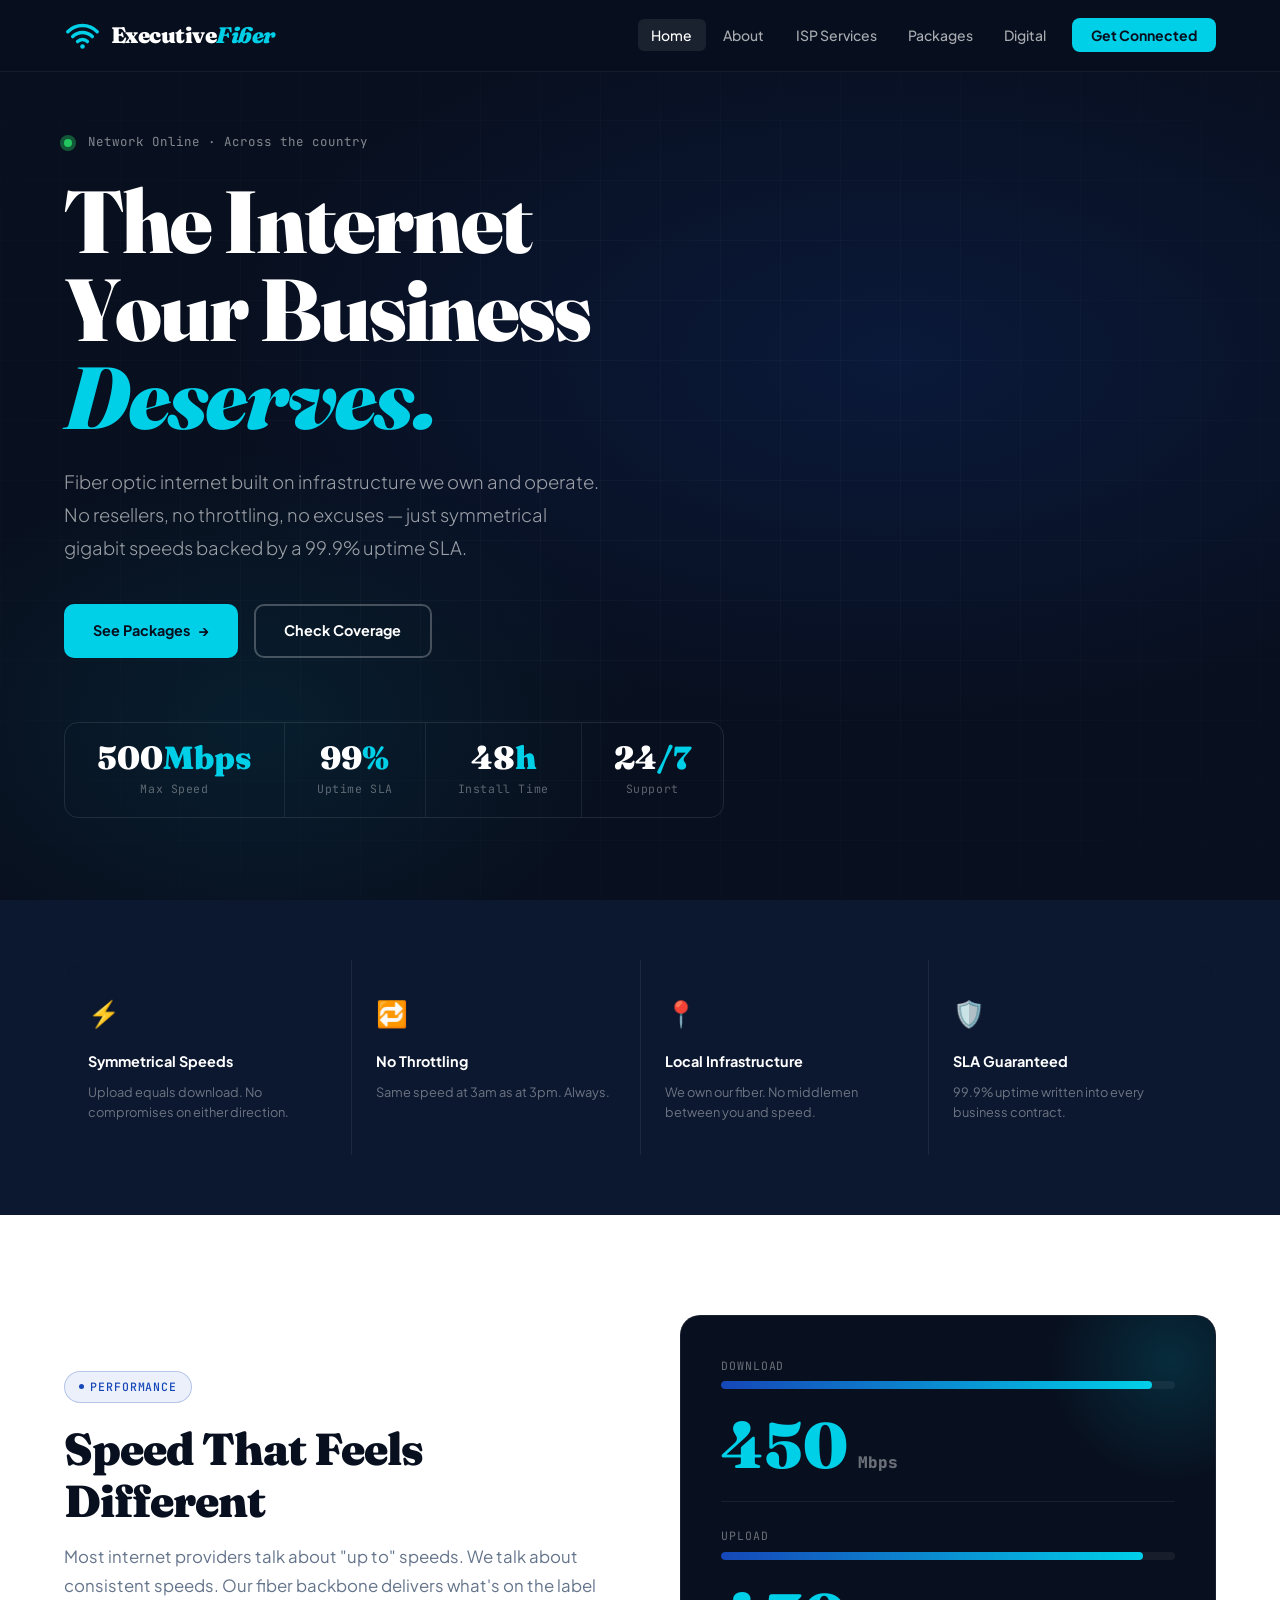
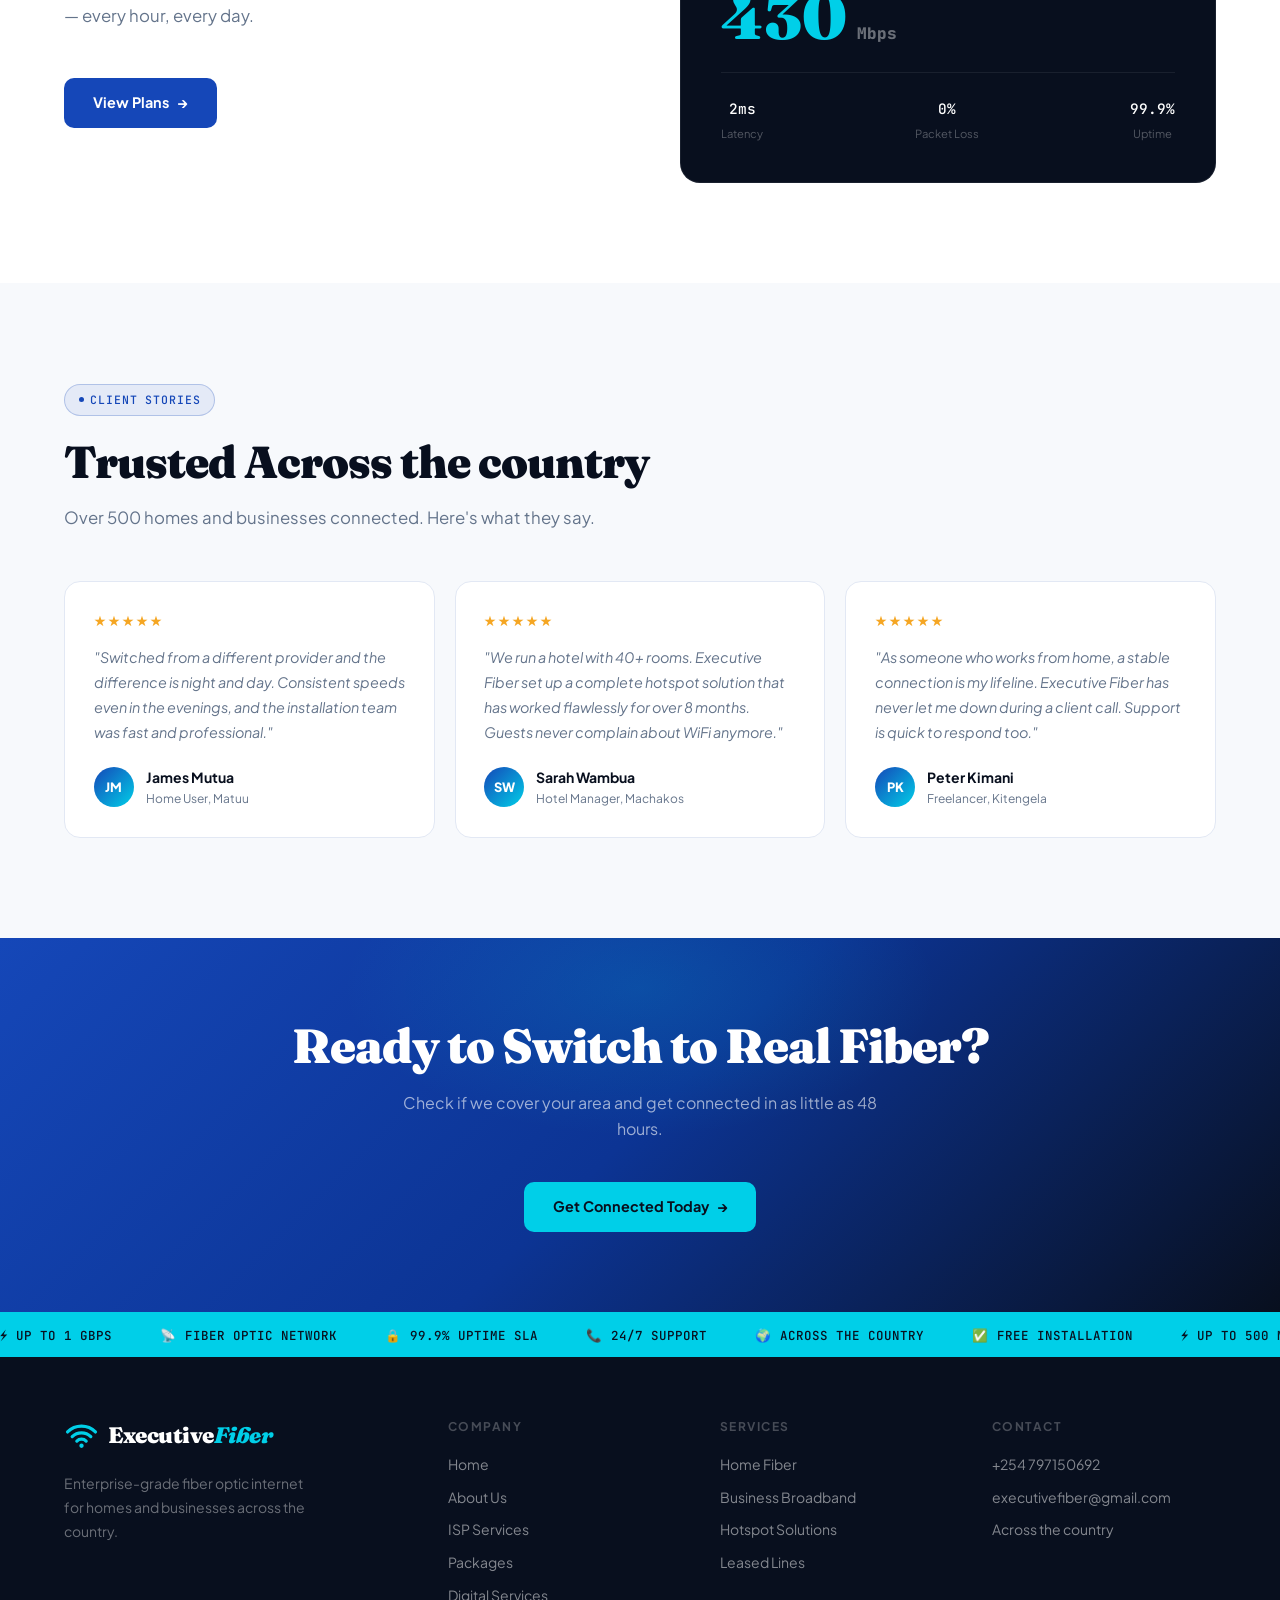
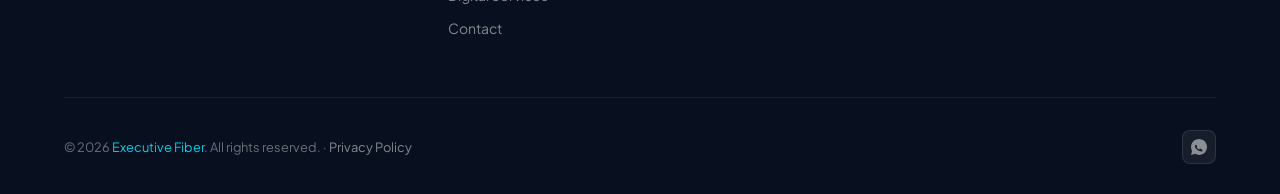
<file: index.html>
<!DOCTYPE html>
<html lang="en">
<head>
<meta charset="UTF-8">
<meta name="viewport" content="width=device-width, initial-scale=1.0">
<title>Executive Fiber — High-Speed Fiber Internet</title>
<link rel="icon" href="/favicon.ico" sizes="any">
<link rel="icon" type="image/png" sizes="32x32" href="/favicon-32x32.png">
<link rel="icon" type="image/png" sizes="16x16" href="/favicon-16x16.png">
<link rel="apple-touch-icon" href="/apple-touch-icon.png">
<meta name="theme-color" content="#080F1E">
<meta name="description" content="Executive Fiber delivers fiber optic internet to homes and businesses across the country, with unlimited data, free installation and local support.">
<meta property="og:type" content="website">
<meta property="og:site_name" content="Executive Fiber">
<meta property="og:title" content="Executive Fiber — High-Speed Fiber Internet">
<meta property="og:description" content="Executive Fiber delivers fiber optic internet to homes and businesses across the country, with unlimited data, free installation and local support.">
<link rel="preconnect" href="https://fonts.googleapis.com">
<link rel="preconnect" href="https://fonts.gstatic.com" crossorigin>
<link rel="stylesheet" href="https://fonts.googleapis.com/css2?family=Fraunces:ital,wght@0,700;0,900;1,700;1,900&amp;family=Plus+Jakarta+Sans:wght@300;400;500;600;700;800&amp;family=JetBrains+Mono:wght@400;500&amp;display=swap">
<link rel="stylesheet" href="ef-shared.css">
<script src="ef-shared.js" defer></script>
<style>
/* HERO */
.hero {
  min-height: 100vh;
  min-height: 100svh;
  background: var(--navy);
  display: flex; flex-direction: column; justify-content: center;
  padding: 130px 5% 80px;
  position: relative; overflow: hidden;
}
.hero-bg {
  position: absolute; inset: 0; z-index: 0;
  background:
    radial-gradient(ellipse 80% 60% at 70% 40%, rgba(21,71,184,0.18) 0%, transparent 70%),
    radial-gradient(ellipse 50% 50% at 20% 80%, rgba(0,207,232,0.08) 0%, transparent 60%);
}
.hero-grid {
  position: absolute; inset: 0;
  background-image: linear-gradient(rgba(255,255,255,0.025) 1px, transparent 1px),
    linear-gradient(90deg, rgba(255,255,255,0.025) 1px, transparent 1px);
  background-size: 60px 60px;
  mask-image: radial-gradient(ellipse 80% 80% at 50% 50%, black 30%, transparent 100%);
}
.hero-content { position: relative; z-index: 1; max-width: 780px; }
.hero-eyebrow { display: flex; align-items: center; gap: 0.75rem; margin-bottom: 1.5rem; }
.hero-eyebrow .ping-dot { margin-right: 0.25rem; }
.hero-eyebrow span { font-family: var(--font-mono); font-size: 0.78rem; color: rgba(255,255,255,0.5); letter-spacing: 0.08em; }
h1 {
  font-family: var(--font-display);
  font-size: clamp(3rem, 7vw, 5.5rem);
  font-weight: 900; line-height: 1.0;
  color: var(--white); letter-spacing: -2px;
  margin-bottom: 1.5rem;
}
h1 .accent { color: var(--cyan); font-style: italic; }
h1 .outline {
  -webkit-text-stroke: 2px rgba(255,255,255,0.25);
  color: transparent;
}
.hero-sub { font-size: 1.15rem; color: rgba(255,255,255,0.6); max-width: 540px; margin-bottom: 2.5rem; font-weight: 300; line-height: 1.8; }
.hero-actions { display: flex; gap: 1rem; flex-wrap: wrap; margin-bottom: 4rem; }
.hero-metrics {
  display: flex; gap: 0; border: 1px solid rgba(255,255,255,0.1);
  border-radius: 14px; overflow: hidden; width: fit-content;
}
.metric {
  padding: 1.2rem 2rem; text-align: center;
  border-right: 1px solid rgba(255,255,255,0.08);
}
.metric:last-child { border-right: none; }
.metric-val { font-family: var(--font-display); font-size: 2rem; font-weight: 900; color: var(--white); line-height: 1; }
.metric-val span { color: var(--cyan); }
.metric-lbl { font-size: 0.72rem; color: rgba(255,255,255,0.35); margin-top: 0.3rem; font-family: var(--font-mono); letter-spacing: 0.05em; }

/* FEATURE STRIP */
.feature-strip { background: var(--navy2); padding: 60px 5%; }
.strip-grid { display: grid; grid-template-columns: repeat(4, 1fr); gap: 1px; background: rgba(255,255,255,0.07); border-radius: 16px; overflow: hidden; }
.strip-item { background: var(--navy2); padding: 2rem 1.5rem; display: flex; flex-direction: column; gap: 0.5rem; transition: background 0.2s; }
.strip-item:hover { background: rgba(255,255,255,0.03); }
.strip-icon { font-size: 1.6rem; margin-bottom: 0.5rem; }
.strip-item h4 { font-family: var(--font-body); font-size: 0.9rem; font-weight: 700; color: var(--white); }
.strip-item p { font-size: 0.8rem; color: rgba(255,255,255,0.4); line-height: 1.6; }

/* SPEED SHOWCASE */
.speed-section { background: var(--white); padding: 100px 5%; }
.speed-grid { display: grid; grid-template-columns: 1fr 1fr; gap: 5rem; align-items: center; }
.speed-visual {
  background: var(--navy);
  border-radius: 20px; padding: 2.5rem;
  border: 1px solid rgba(255,255,255,0.07);
  position: relative; overflow: hidden;
}
.speed-visual::before {
  content: ''; position: absolute;
  top: -80px; right: -80px; width: 250px; height: 250px;
  background: radial-gradient(circle, rgba(0,207,232,0.15), transparent 70%);
  border-radius: 50%;
}
.speed-bar-label { font-family: var(--font-mono); font-size: 0.72rem; color: rgba(255,255,255,0.4); margin-bottom: 0.4rem; letter-spacing: 0.08em; }
.speed-bar-wrap { background: rgba(255,255,255,0.06); border-radius: 4px; height: 8px; margin-bottom: 1.5rem; overflow: hidden; }
.speed-bar { height: 100%; border-radius: 4px; background: linear-gradient(90deg, var(--blue), var(--cyan)); animation: 
  grow 1.5s ease forwards; transform-origin: left; }
@keyframes grow { from{transform:scaleX(0)} to{transform:scaleX(1)} }
.speed-num { font-family: var(--font-display); font-size: 4rem; font-weight: 900; color: var(--cyan); line-height: 1; }
.speed-unit { font-size: 1rem; color: rgba(255,255,255,0.4); font-family: var(--font-mono); }
.speed-divider { height: 1px; background: rgba(255,255,255,0.07); margin: 1.5rem 0; }
.speed-compare { display: flex; justify-content: space-between; }
.speed-compare-item { text-align: center; }
.speed-compare-item .val { font-family: var(--font-mono); font-size: 0.9rem; font-weight: 500; color: var(--white); }
.speed-compare-item .lbl { font-size: 0.7rem; color: rgba(255,255,255,0.3); margin-top: 0.2rem; }

/* TESTIMONIALS */
.testi-section { background: var(--offwhite); padding: 100px 5%; }
.testi-grid { display: grid; grid-template-columns: repeat(3, 1fr); gap: 1.25rem; }
.testi-card { background: var(--white); border: 1px solid var(--border); border-radius: 16px; padding: 1.8rem; transition: all 0.25s; }
.testi-card:hover { transform: translateY(-4px); box-shadow: 0 16px 48px rgba(21,71,184,0.08); border-color: rgba(21,71,184,0.2); }
.testi-stars { color: var(--gold); font-size: 0.85rem; letter-spacing: 2px; margin-bottom: 0.75rem; }
.testi-text { font-size: 0.9rem; color: var(--gray); line-height: 1.75; font-style: italic; margin-bottom: 1.25rem; }
.testi-author { display: flex; align-items: center; gap: 0.75rem; }
.testi-avatar { width: 40px; height: 40px; border-radius: 50%; background: 
  linear-gradient(135deg, var(--blue), var(--cyan)); display: flex; align-items: center; justify-content: center; 
  font-weight: 800; color: var(--white); font-size: 0.8rem; flex-shrink: 0; }
.testi-name { font-size: 0.875rem; font-weight: 700; color: var(--navy); }
.testi-role { font-size: 0.75rem; color: var(--lgray); }

/* CTA BANNER */
.cta-banner {
  background: linear-gradient(135deg, var(--blue) 0%, #0C3494 50%, var(--navy) 100%);
  padding: 80px 5%; text-align: center; position: relative; overflow: hidden;
}
.cta-banner::before {
  content: ''; position: absolute; top: -100px; left: 50%;
  transform: translateX(-50%);
  width: 600px; height: 300px;
  background: radial-gradient(ellipse, rgba(0,207,232,0.15), transparent 70%);
}
.cta-banner h2 { color: var(--white); font-size: clamp(2rem, 4vw, 3rem); margin-bottom: 1rem; position: relative; }
.cta-banner p { color: rgba(255,255,255,0.6); max-width: 480px; margin: 0 auto 2.5rem; position: relative; }
.cta-banner .btn { position: relative; }

@media(max-width:900px){
  .strip-grid{grid-template-columns:1fr 1fr}
  .speed-grid{grid-template-columns:1fr;gap:3rem}
  .testi-grid{grid-template-columns:1fr}
  .hero-metrics{flex-wrap:wrap}
}


</style>
<script type="application/ld+json">
{"@context":"https://schema.org","@type":"LocalBusiness","name":"Executive Fiber","description":"Fiber optic internet for homes and businesses.","telephone":"+254797150692","email":"executivefiber@gmail.com","areaServed":{"@type":"Country","name":"Kenya"}}
</script>
</head>
<body>

<nav>
  <a href="index.html" class="logo"><img src="images/logo-mark.svg" alt="" class="logo-img" width="38" height="28"><span class="logo-text">Executive<em>Fiber</em></span></a>
  <ul>
    <li><a href="index.html" class="active">Home</a></li>
    <li><a href="about.html">About</a></li>
    <li><a href="services.html">ISP Services</a></li>
    <li><a href="packages.html">Packages</a></li>
    <li><a href="digital.html">Digital</a></li>
    <li><a href="contact.html" class="nav-cta">Get Connected</a></li>
  </ul>
  <button type="button" class="hamburger" id="hamburger" onclick="toggleNav()" aria-label="Menu" aria-expanded="false" aria-controls="mobile-nav">
    <span></span>
    <span></span>
    <span></span>
  </button>
</nav>
<div class="mobile-nav" id="mobile-nav">
  <a href="index.html" class="active">Home</a>
  <a href="about.html">About</a>
  <a href="services.html">ISP Services</a>
  <a href="packages.html">Packages</a>
  <a href="digital.html">Digital</a>
  <a href="contact.html" class="mob-cta">Get Connected</a>
</div>

<!-- HERO -->
<section class="hero">
  <div class="hero-bg"></div>
  <div class="hero-grid"></div>
  <div class="hero-content">
    <div class="hero-eyebrow">
      <span class="ping-dot"></span>
      <span>Network Online · Across the country</span>
    </div>
    <h1>The Internet<br>Your Business<br><span class="accent">Deserves.</span></h1>
    <p class="hero-sub">Fiber optic internet built on infrastructure we own and operate. No resellers, 
      no throttling, no excuses — just symmetrical gigabit speeds backed by a 99.9% uptime SLA.</p>
    <div class="hero-actions">
      <a href="packages.html" class="btn btn-cyan btn-arrow">See Packages</a>
      <a href="contact.html" class="btn btn-ghost">Check Coverage</a>
    </div>
    <div class="hero-metrics">
      <div class="metric"><div class="metric-val">500<span>Mbps</span></div><div class="metric-lbl">Max Speed</div></div>
      <div class="metric"><div class="metric-val">99<span>%</span></div><div class="metric-lbl">Uptime SLA</div></div>
      <div class="metric"><div class="metric-val">48<span>h</span></div><div class="metric-lbl">Install Time</div></div>
      <div class="metric"><div class="metric-val">24<span>/7</span></div><div class="metric-lbl">Support</div></div>
    </div>
  </div>
</section>

<!-- FEATURE STRIP -->
<div class="feature-strip">
  <div class="strip-grid">
    <div class="strip-item">
      <div class="strip-icon">⚡</div>
      <h4>Symmetrical Speeds</h4>
      <p>Upload equals download. No compromises on either direction.</p>
    </div>
    <div class="strip-item">
      <div class="strip-icon">🔁</div>
      <h4>No Throttling</h4>
      <p>Same speed at 3am as at 3pm. Always.</p>
    </div>
    <div class="strip-item">
      <div class="strip-icon">📍</div>
      <h4>Local Infrastructure</h4>
      <p>We own our fiber. No middlemen between you and speed.</p>
    </div>
    <div class="strip-item">
      <div class="strip-icon">🛡️</div>
      <h4>SLA Guaranteed</h4>
      <p>99.9% uptime written into every business contract.</p>
    </div>
  </div>
</div>

<!-- SPEED SHOWCASE -->
<section class="speed-section">
  <div class="speed-grid">
    <div>
      <div class="tag">Performance</div>
      <h2>Speed That Feels Different</h2>
      <p class="lead">Most internet providers talk about "up to" speeds. We talk about consistent speeds. 
        Our fiber backbone delivers what's on the label — every hour, every day.</p>
      <a href="packages.html" class="btn btn-blue btn-arrow">View Plans</a>
    </div>
    <div class="speed-visual">
      <div style="margin-bottom:1.5rem">
        <div class="speed-bar-label">DOWNLOAD</div>
        <div class="speed-bar-wrap"><div class="speed-bar" style="width:95%"></div></div>
        <div class="speed-num">450<span class="speed-unit"> Mbps</span></div>
      </div>
      <div class="speed-divider"></div>
      <div style="margin-top:1.5rem">
        <div class="speed-bar-label">UPLOAD</div>
        <div class="speed-bar-wrap"><div class="speed-bar" style="width:93%;animation-delay:0.3s"></div></div>
        <div class="speed-num">430<span class="speed-unit"> Mbps</span></div>
      </div>
      <div class="speed-divider"></div>
      <div class="speed-compare">
        <div class="speed-compare-item"><div class="val">2ms</div><div class="lbl">Latency</div></div>
        <div class="speed-compare-item"><div class="val">0%</div><div class="lbl">Packet Loss</div></div>
        <div class="speed-compare-item"><div class="val">99.9%</div><div class="lbl">Uptime</div></div>
      </div>
    </div>
  </div>
</section>

<!-- TESTIMONIALS -->
<section class="testi-section">
  <div class="tag">Client Stories</div>
  <h2>Trusted Across the country</h2>
  <p class="lead">Over 500 homes and businesses connected. Here's what they say.</p>
  <div class="testi-grid">
    <div class="testi-card">
      <div class="testi-stars">★★★★★</div>
      <p class="testi-text">"Switched from a different provider and the difference is night and day. 
        Consistent speeds even in the evenings, and the installation team was fast and professional."</p>
      <div class="testi-author"><div class="testi-avatar">JM</div><div>
        <div class="testi-name">James Mutua</div><div class="testi-role">Home User, Matuu</div></div></div>
    </div>
    <div class="testi-card">
      <div class="testi-stars">★★★★★</div>
      <p class="testi-text">"We run a hotel with 40+ rooms. Executive Fiber set up a complete hotspot solution that has worked flawlessly for over 8 months. 
        Guests never complain about WiFi anymore."</p>
      <div class="testi-author"><div class="testi-avatar">SW</div><div><div class="testi-name">Sarah Wambua</div>
      <div class="testi-role">Hotel Manager, Machakos</div></div></div>
    </div>
    <div class="testi-card">
      <div class="testi-stars">★★★★★</div>
      <p class="testi-text">"As someone who works from home, a stable connection is my lifeline. 
        Executive Fiber has never let me down during a client call. Support is quick to respond too."</p>
      <div class="testi-author"><div class="testi-avatar">PK</div><div><div class="testi-name">Peter Kimani</div>
      <div class="testi-role">Freelancer, Kitengela</div></div></div>
    </div>
  </div>
</section>

<!-- CTA BANNER -->
<div class="cta-banner">
  <h2>Ready to Switch to Real Fiber?</h2>
  <p>Check if we cover your area and get connected in as little as 48 hours.</p>
  <a href="contact.html" class="btn btn-cyan btn-arrow">Get Connected Today</a>
</div>

<div class="speed-ticker">
  <div class="ticker-inner">
    <span class="ticker-item">⚡ UP TO 1 GBPS</span><span class="ticker-item">📡 FIBER OPTIC NETWORK</span>
    <span class="ticker-item">🔒 99.9% UPTIME SLA</span><span class="ticker-item">📞 24/7 SUPPORT</span>
    <span class="ticker-item">🌍 ACROSS THE COUNTRY</span><span class="ticker-item">✅ FREE INSTALLATION</span>
    <span class="ticker-item">⚡ UP TO 500 MBPS</span><span class="ticker-item">📡 FIBER OPTIC NETWORK</span>
    <span class="ticker-item">🔒 99.9% UPTIME SLA</span><span class="ticker-item">📞 24/7 SUPPORT</span>
    <span class="ticker-item">🌍 ACROSS THE COUNTRY</span><span class="ticker-item">✅ FREE INSTALLATION</span>
  </div>
</div>
<footer>
  <div class="footer-top">
    <div class="footer-brand"><a href="index.html" class="logo"><img src="images/logo-mark.svg" alt="" class="logo-img" width="38" height="28"><span class="logo-text">Executive<em>Fiber</em></span></a>
      <p>Enterprise-grade fiber optic internet for homes and businesses across the country.</p></div>
    <div class="footer-col"><h4>Company</h4>
      <a href="index.html">Home</a>
      <a href="about.html">About Us</a>
      <a href="services.html">ISP Services</a>
      <a href="packages.html">Packages</a>
      <a href="digital.html">Digital Services</a>
      <a href="contact.html">Contact</a></div>


    <div class="footer-col"><h4>Services</h4>
      <a href="services.html#home-fiber">Home Fiber</a>
      <a href="services.html#business-broadband">Business Broadband</a>
      <a href="services.html#hotspot">Hotspot Solutions</a>
      <a href="services.html#leased-lines">Leased Lines</a></div>


    <div class="footer-col"><h4>Contact</h4>
      <a href="tel:+254797150692">+254 797150692</a>
      <a href="mailto:executivefiber@gmail.com">executivefiber@gmail.com</a>
      <a href="contact.html">Across the country</a></div>
  </div>
  <div class="footer-bottom"><p>© 2026 <span>Executive Fiber</span>. All rights reserved. · <a href="privacy.html">Privacy Policy</a></p>


    <div class="footer-socials">
  <!-- WhatsApp -->
<a href="https://wa.me/254797150692" title="WhatsApp" aria-label="WhatsApp" target="_blank" rel="noopener">
  <svg width="16" height="16" viewBox="0 0 32 32" fill="currentColor">
    <path d="M16 0C7.163 0 0 7.163 0 16c0 2.833.742 5.49 2.043 7.796L.057 31.943l8.418-2.203A15.933 15.933 0 0 0 16 32c8.837 0 16-7.163 16-16S24.837 0 16 0zm8.006 22.906c-.334.940-1.956 1.846-2.686 1.962-.73.116-1.64.165-2.647-.166-1.007-.33-2.295-.77-3.953-1.507-3.29-1.462-5.44-4.77-5.604-4.992-.163-.222-1.33-1.77-1.33-3.376s.842-2.396 1.14-2.722c.298-.327.65-.409.866-.409.217 0 .434.002.624.01.2.01.468-.076.733.559.275.658.933 2.276.933 2.442 0 .166-.083.373-.249.597-.166.222-.249.36-.415.555-.166.194-.35.41-.149.804.2.394.892 1.47 1.915 2.381 1.315 1.173 2.424 1.536 2.773 1.709.35.174.554.145.757-.083.2-.228.865-.997 1.096-1.34.23-.342.46-.285.773-.171.313.114 1.99.938 2.33 1.109.34.17.568.256.651.398.083.143.083.826-.25 1.767z"/>
  </svg>
</a>
    </div>
  </div>
</footer>

</body>
</html>
</file>
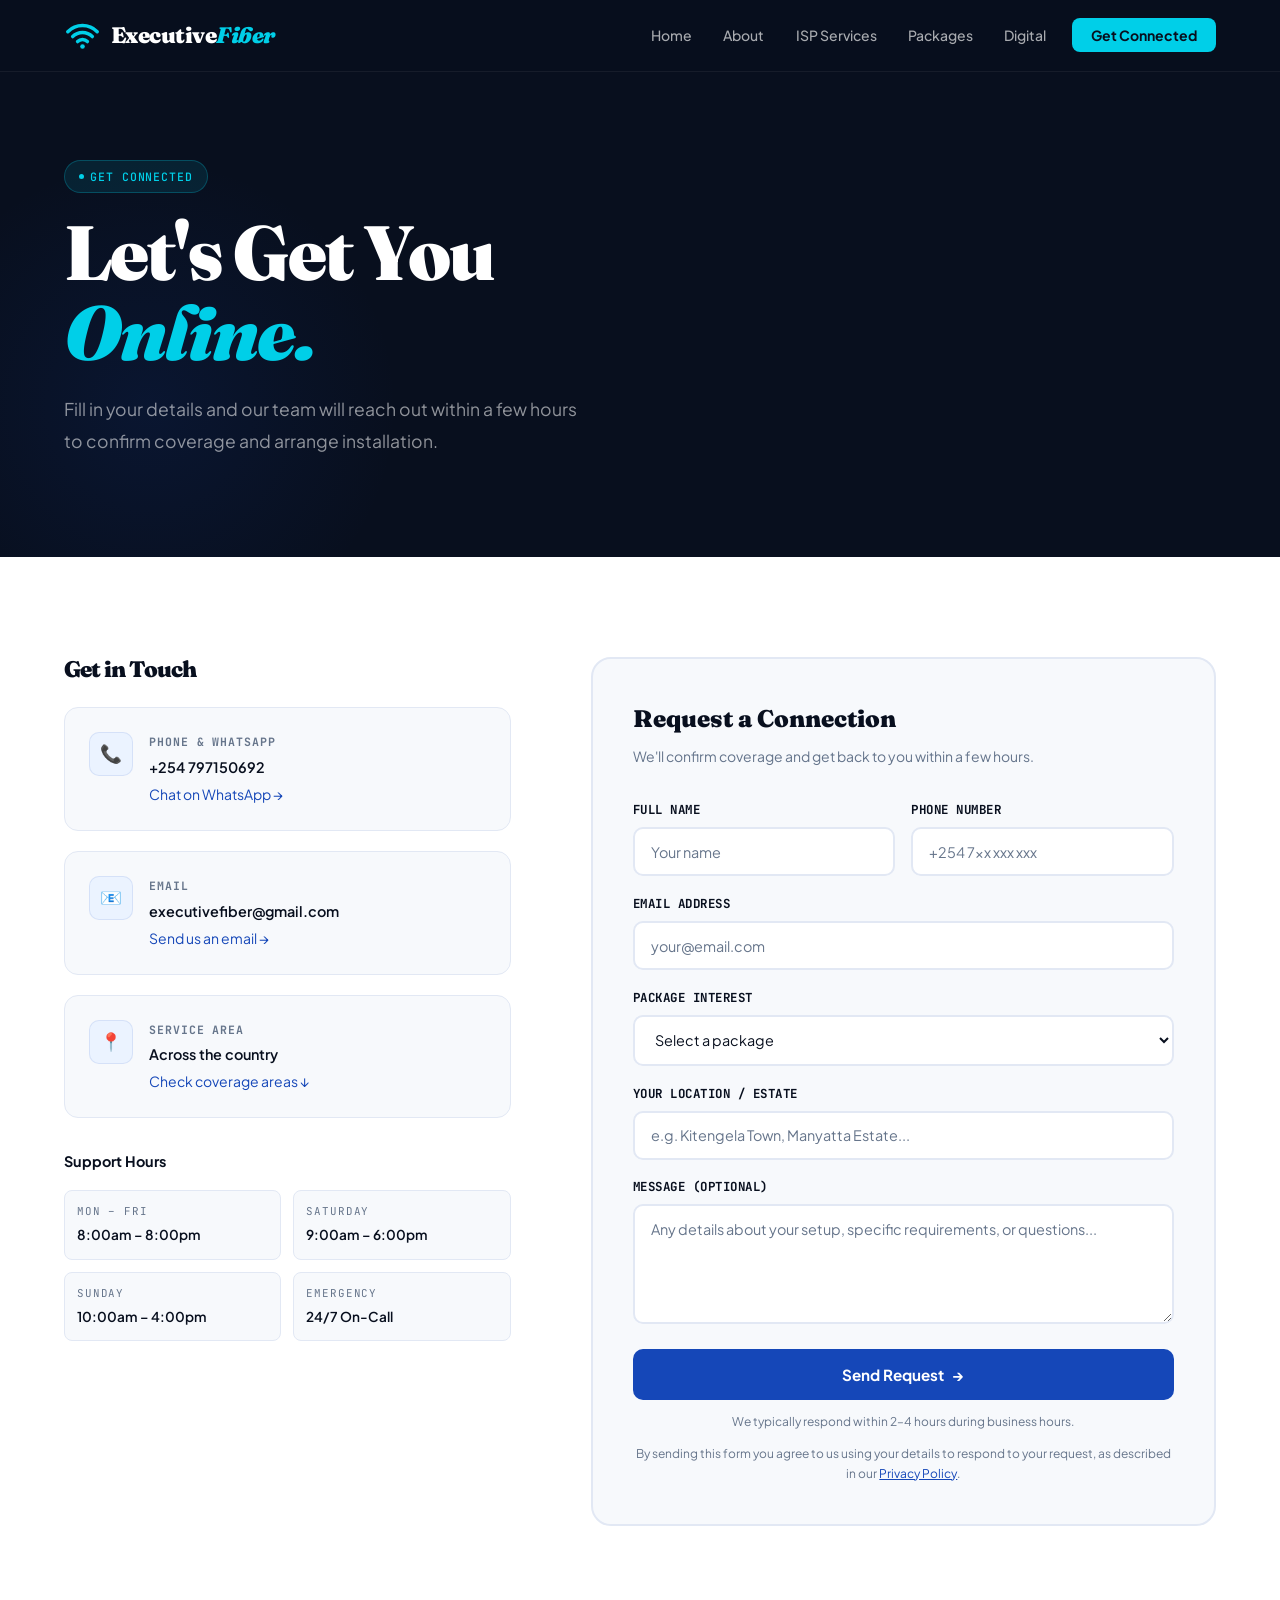
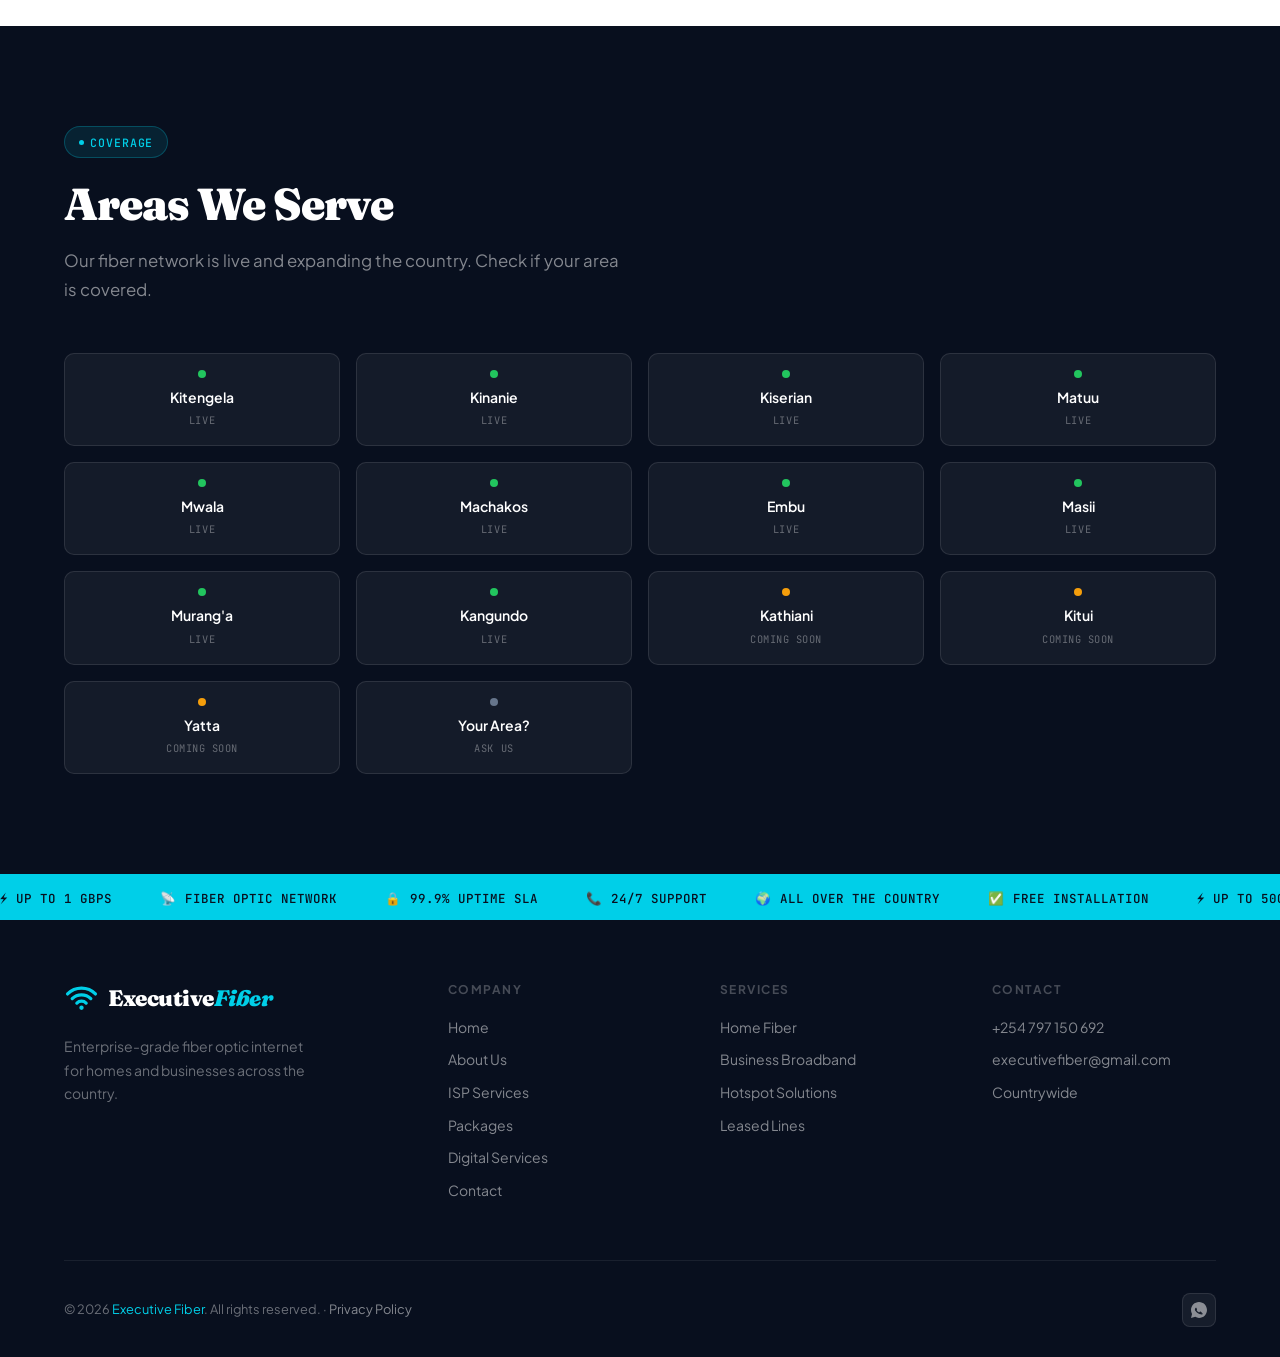
<file: contact.html>
<!DOCTYPE html>
<html lang="en">
<head>
<meta charset="UTF-8">
<meta name="viewport" content="width=device-width, initial-scale=1.0">
<title>Contact — Executive Fiber</title>
<link rel="icon" href="/favicon.ico" sizes="any">
<link rel="icon" type="image/png" sizes="32x32" href="/favicon-32x32.png">
<link rel="icon" type="image/png" sizes="16x16" href="/favicon-16x16.png">
<link rel="apple-touch-icon" href="/apple-touch-icon.png">
<meta name="theme-color" content="#080F1E">
<meta name="description" content="Request a connection or a quote from Executive Fiber. Tell us your location and we will confirm coverage within a few hours.">
<meta property="og:type" content="website">
<meta property="og:site_name" content="Executive Fiber">
<meta property="og:title" content="Contact — Executive Fiber">
<meta property="og:description" content="Request a connection or a quote from Executive Fiber. Tell us your location and we will confirm coverage within a few hours.">
<link rel="preconnect" href="https://fonts.googleapis.com">
<link rel="preconnect" href="https://fonts.gstatic.com" crossorigin>
<link rel="stylesheet" href="https://fonts.googleapis.com/css2?family=Fraunces:ital,wght@0,700;0,900;1,700;1,900&amp;family=Plus+Jakarta+Sans:wght@300;400;500;600;700;800&amp;family=JetBrains+Mono:wght@400;500&amp;display=swap">
<link rel="stylesheet" href="ef-shared.css">
<script src="ef-shared.js" defer></script>
<style>
.page-hero {
  background: var(--navy); padding: 160px 5% 100px;
  position: relative; overflow: hidden;
}
.page-hero::before {
  content:''; position:absolute; bottom:-100px; left:-100px;
  width:500px; height:500px;
  background:radial-gradient(circle,rgba(21,71,184,0.12),transparent 70%);
  border-radius:50%;
}
.page-hero-inner { position:relative; z-index:1; max-width:700px; }
.page-hero h1 { font-family:var(--font-display); font-size:clamp(2.8rem,6vw,5rem); font-weight:900; 
  color:var(--white); line-height:1.05; letter-spacing:-2px; margin-bottom:1.25rem; }
.page-hero h1 em { font-style:italic; color:var(--cyan); }
.page-hero p { font-size:1.1rem; color:rgba(255,255,255,0.55); max-width:520px; line-height:1.8; }

/* CONTACT MAIN */
.contact-main { background:var(--white); padding:100px 5%; }
.contact-layout { display:grid; grid-template-columns:1fr 1.4fr; gap:5rem; align-items:start; }

/* INFO SIDE */
.contact-info { display:flex; flex-direction:column; gap:1.25rem; }
.info-card { background:var(--offwhite); border:1px solid var(--border); border-radius:14px; padding:1.5rem; 
  display:flex; align-items:flex-start; gap:1rem; transition:all 0.2s; }
.info-card:hover { border-color:rgba(21,71,184,0.2); background:var(--ice); }
.info-icon { width:44px; height:44px; border-radius:10px; background:var(--ice); border:1px solid rgba(21,71,184,0.1); 
  display:flex; align-items:center; justify-content:center; font-size:1.1rem; flex-shrink:0; }
.info-card h4 { font-size:0.72rem; font-family:var(--font-mono); letter-spacing:0.08em; 
  text-transform:uppercase; color:var(--lgray); margin-bottom:0.3rem; }
.info-card p { font-size:0.9rem; font-weight:600; color:var(--navy); }
.info-card a { color:var(--blue); text-decoration:none; font-size:0.875rem; display:block; margin-top:0.2rem; }
.info-card a:hover { color:var(--sky); }

.hours-grid { display:grid; grid-template-columns:1fr 1fr; gap:0.75rem; margin-top:0.5rem; }
.hours-item { background:var(--offwhite); border-radius:8px; padding:0.75rem; border:1px solid var(--border); }
.hours-item .day { font-family:var(--font-mono); font-size:0.68rem; color:var(--lgray); text-transform:uppercase; letter-spacing:0.08em; }
.hours-item .time { font-size:0.85rem; font-weight:600; color:var(--navy); margin-top:0.2rem; }

/* FORM SIDE */
.contact-form-wrap { background:var(--offwhite); border:2px solid var(--border); border-radius:20px; padding:2.5rem; }
.form-title { font-family:var(--font-display); font-size:1.5rem; font-weight:900; color:var(--navy); margin-bottom:0.4rem; }
.form-subtitle { font-size:0.875rem; color:var(--gray); margin-bottom:2rem; }
.form-group { margin-bottom:1.1rem; }
.form-group label { display:block; font-size:0.78rem; font-weight:700; color:var(--navy); margin-bottom:0.4rem; 
  font-family:var(--font-mono); letter-spacing:0.04em; text-transform:uppercase; }
.form-group input,
.form-group select,
.form-group textarea {
  width:100%; background:var(--white); border:2px solid var(--border);
  color:var(--navy); border-radius:10px; padding:0.85rem 1rem;
  font-size:0.9rem; font-family:var(--font-body); outline:none;
  transition:all 0.2s;
}
.form-group input:focus,
.form-group select:focus,
.form-group textarea:focus { border-color:var(--blue); box-shadow:0 0 0 4px rgba(21,71,184,0.08); }
.form-group input::placeholder, .form-group textarea::placeholder { color:var(--lgray); }
.form-row { display:grid; grid-template-columns:1fr 1fr; gap:1rem; }
.form-group textarea { resize:vertical; min-height:120px; }
.form-group select option { background:var(--white); }
.submit-btn { width:100%; background:var(--blue); color:var(--white); border:none; padding:1rem; border-radius:10px; 
  font-family:var(--font-body); font-weight:700; font-size:0.95rem; cursor:pointer; 
  
  transition:all 0.22s; margin-top:0.5rem; display:flex; align-items:center; justify-content:center; gap:0.5rem; }
.submit-btn:hover { background:var(--sky); transform:translateY(-2px); box-shadow:0 8px 28px rgba(21,71,184,0.3); }
.submit-btn .arrow { transition:transform 0.2s; }
.submit-btn:hover .arrow { transform:translateX(4px); }
.form-note { font-size:0.75rem; color:var(--lgray); text-align:center; margin-top:0.75rem; }

/* SUCCESS STATE */
.success-msg { display:none; text-align:center; padding:3rem 1rem; }
.success-msg .checkmark { font-size:3rem; margin-bottom:1rem; display:block; }
.success-msg h3 { font-family:var(--font-display); font-size:1.5rem; font-weight:900; color:var(--navy); margin-bottom:0.5rem; }
.success-msg p { color:var(--gray); font-size:0.9rem; }

/* COVERAGE MAP PLACEHOLDER */
.coverage { background:var(--navy); padding:100px 5%; }
.coverage h2 { color:var(--white); }
.coverage .lead { color:rgba(255,255,255,0.5); }
.coverage-areas { display:grid; grid-template-columns:repeat(4,1fr); gap:1rem; margin-top:2rem; }
.area-chip { background:rgba(255,255,255,0.05); border:1px solid rgba(255,255,255,0.1); border-radius:10px; 
  padding:1rem; text-align:center; transition:all 0.2s; }
.area-chip:hover { background:rgba(0,207,232,0.08); border-color:rgba(0,207,232,0.2); }
.area-chip .area-dot { width:8px; height:8px; border-radius:50%; background:#22c55e; margin:0 auto 0.5rem; }
.area-chip .area-name { font-size:0.875rem; font-weight:600; color:var(--white); }
.area-chip .area-status { font-family:var(--font-mono); font-size:0.65rem; color:rgba(255,255,255,0.35); margin-top:0.2rem; letter-spacing:0.05em; }

@media(max-width:900px){
  .contact-layout{grid-template-columns:1fr;gap:3rem}
  .coverage-areas{grid-template-columns:1fr 1fr}
  .form-row{grid-template-columns:1fr}
}


</style>
</head>
<body>

<nav>
  <a href="index.html" class="logo"><img src="images/logo-mark.svg" alt="" class="logo-img" width="38" height="28"><span class="logo-text">Executive<em>Fiber</em></span></a>
  <ul>
    <li><a href="index.html">Home</a></li>
    <li><a href="about.html">About</a></li>
    <li><a href="services.html">ISP Services</a></li>
    <li><a href="packages.html">Packages</a></li>
    <li><a href="digital.html">Digital</a></li>
    <li><a href="contact.html" class="nav-cta active">Get Connected</a></li>
  </ul>
  <button type="button" class="hamburger" id="hamburger" onclick="toggleNav()" aria-label="Menu" aria-expanded="false" aria-controls="mobile-nav">
    <span></span>
    <span></span>
    <span></span>
  </button>
</nav>
<div class="mobile-nav" id="mobile-nav">
  <a href="index.html">Home</a>
  <a href="about.html">About</a>
  <a href="services.html">ISP Services</a>
  <a href="packages.html">Packages</a>
  <a href="digital.html">Digital</a>
  <a href="contact.html" class="mob-cta">Get Connected</a>
</div>

<div class="page-hero">
  <div class="page-hero-inner">
    <div class="tag">Get Connected</div>
    <h1>Let's Get You<br><em>Online.</em></h1>
    <p>Fill in your details and our team will reach out within a few hours to confirm coverage and arrange installation.</p>
  </div>
</div>

<!-- CONTACT MAIN -->
<section class="contact-main">
  <div class="contact-layout">

    <!-- INFO -->
    <div>
      <h2 style="font-size:1.4rem;margin-bottom:1.5rem">Get in Touch</h2>
      <div class="contact-info">
        <div class="info-card">
          <div class="info-icon">📞</div>
          <div>
            <h4>Phone & WhatsApp</h4>
            <p>+254 797150692</p>
            <a href="https://wa.me/254797150692">Chat on WhatsApp →</a>
          </div>
        </div>
        <div class="info-card">
          <div class="info-icon">📧</div>
          <div>
            <h4>Email</h4>
            <p>executivefiber@gmail.com</p>
            <a href="mailto:executivefiber@gmail.com">Send us an email →</a>
          </div>
        </div>
        <div class="info-card">
          <div class="info-icon">📍</div>
          <div>
            <h4>Service Area</h4>
            <p>Across the country</p>
            <a href="#coverage">Check coverage areas ↓</a>
          </div>
        </div>
      </div>

      <div style="margin-top:2rem">
        <h3 style="font-family:var(--font-body);font-size:0.9rem;font-weight:700;color:var(--navy);margin-bottom:1rem;">Support Hours</h3>
        <div class="hours-grid">
          <div class="hours-item"><div class="day">Mon – Fri</div><div class="time">8:00am – 8:00pm</div></div>
          <div class="hours-item"><div class="day">Saturday</div><div class="time">9:00am – 6:00pm</div></div>
          <div class="hours-item"><div class="day">Sunday</div><div class="time">10:00am – 4:00pm</div></div>
          <div class="hours-item"><div class="day">Emergency</div><div class="time">24/7 On-Call</div></div>
        </div>
      </div>
    </div>

    <!-- FORM -->
    <div class="contact-form-wrap">
      <div id="form-content">
        <div class="form-title">Request a Connection</div>
        <div class="form-subtitle">We'll confirm coverage and get back to you within a few hours.</div>
        <form name="contact" method="POST" data-netlify="true" data-netlify-honeypot="bot-field" onsubmit="handleSubmit(event)" novalidate>
          <input type="hidden" name="form-name" value="contact">
          <p style="display:none"><label>Leave this empty: <input name="bot-field" tabindex="-1" autocomplete="off"></label></p>
          <div class="form-row">
            <div class="form-group"><label for="field-name">Full Name</label><input type="text" id="field-name" name="name" autocomplete="name" placeholder="Your name"></div>
            <div class="form-group"><label for="field-phone">Phone Number</label><input type="tel" id="field-phone" name="phone" autocomplete="tel" placeholder="+254 7xx xxx xxx"></div>
          </div>
          <div class="form-group"><label for="field-email">Email Address</label><input type="email" id="field-email" name="email" autocomplete="email" placeholder="your@email.com"></div>
          <div class="form-group">
            <label for="field-package">Package Interest</label>
            <select id="field-package" name="package">
              <option value="" disabled selected>Select a package</option>
              <option>Starter — 10 Mbps (KSh 1,500/mo)</option>
              <option>Basic — 20 Mbps (KSh 2,500/mo)</option>
              <option>Enterprise — 50 Mbps (KSh 6,500/mo)</option>
              <option>Business — 100 Mbps (KSh 9,500/mo)</option>
              <option>Business — 250 Mbps (KSh 13,500/mo)</option>
              <option>Enterprise — 500 Mbps (KSh 18,500/mo)</option>
              <option>Hotspot / Managed WiFi Solution</option>
              <option>Dedicated Leased Line</option>
              <option>Digital Services — Web / App / SEO / Social</option>
              <option>Not sure — I need advice</option>
            </select>
          </div>
          <div class="form-group"><label for="field-location">Your Location / Estate</label><input type="text" id="field-location" name="location" placeholder="e.g. Kitengela Town, Manyatta Estate..."></div>
          <div class="form-group"><label for="field-message">Message (Optional)</label><textarea id="field-message" name="message" placeholder="Any details about your setup, specific requirements, or questions..."></textarea></div>
          <button type="submit" class="submit-btn">Send Request <span class="arrow">→</span></button>
          <p class="form-error" id="form-error" role="alert" hidden>Something went wrong sending your request. Please try again, or reach us on WhatsApp or +254 797 150 692.</p>
          <p class="form-note">We typically respond within 2–4 hours during business hours.</p>
          <p class="form-note">By sending this form you agree to us using your details to respond to your request, as described in our <a href="privacy.html">Privacy Policy</a>.</p>
        </form>
      </div>
      <div class="success-msg" id="success-msg">
        <span class="checkmark">✅</span>
        <h3>Request Received!</h3>
        <p>Thanks for reaching out. Our team will contact you within a few hours to confirm coverage and discuss next steps.</p>
      </div>
    </div>

  </div>
</section>

<!-- COVERAGE -->
<section class="coverage" id="coverage">
  <div class="tag">Coverage</div>
  <h2>Areas We Serve</h2>
  <p class="lead">Our fiber network is live and expanding the country. Check if your area is covered.</p>
  <div class="coverage-areas">
    <div class="area-chip"><div class="area-dot"></div><div class="area-name">Kitengela</div><div class="area-status">LIVE</div></div>
    <div class="area-chip"><div class="area-dot"></div><div class="area-name">Kinanie</div><div class="area-status">LIVE</div></div>
    <div class="area-chip"><div class="area-dot"></div><div class="area-name">Kiserian</div><div class="area-status">LIVE</div></div>
    <div class="area-chip"><div class="area-dot"></div><div class="area-name">Matuu</div><div class="area-status">LIVE</div></div>
    <div class="area-chip"><div class="area-dot"></div><div class="area-name">Mwala</div><div class="area-status">LIVE</div></div>
    <div class="area-chip"><div class="area-dot"></div><div class="area-name">Machakos</div><div class="area-status">LIVE</div></div>
    <div class="area-chip"><div class="area-dot"></div><div class="area-name">Embu</div><div class="area-status">LIVE</div></div>
    <div class="area-chip"><div class="area-dot"></div><div class="area-name">Masii</div><div class="area-status">LIVE</div></div>
    <div class="area-chip"><div class="area-dot"></div><div class="area-name">Murang'a</div><div class="area-status">LIVE</div></div>
    <div class="area-chip"><div class="area-dot"></div><div class="area-name">Kangundo</div><div class="area-status">LIVE</div></div>
    <div class="area-chip"><div class="area-dot" style="background:#f59e0b"></div><div class="area-name">Kathiani</div><div class="area-status">COMING SOON</div></div>
    <div class="area-chip"><div class="area-dot" style="background:#f59e0b"></div><div class="area-name">Kitui</div><div class="area-status">COMING SOON</div></div>
    <div class="area-chip"><div class="area-dot" style="background:#f59e0b"></div><div class="area-name">Yatta</div><div class="area-status">COMING SOON</div></div>
    <div class="area-chip"><div class="area-dot" style="background:var(--lgray)"></div><div class="area-name">Your Area?</div><div class="area-status">ASK US</div></div>
  </div>
</section>

<div class="speed-ticker">
  <div class="ticker-inner">
    <span class="ticker-item">⚡ UP TO 1 GBPS</span>
    <span class="ticker-item">📡 FIBER OPTIC NETWORK</span>
    <span class="ticker-item">🔒 99.9% UPTIME SLA</span><span class="ticker-item">📞 24/7 SUPPORT</span>
    <span class="ticker-item">🌍 ALL OVER THE COUNTRY</span><span class="ticker-item">✅ FREE INSTALLATION</span>
    <span class="ticker-item">⚡ UP TO 500 MBPS</span><span class="ticker-item">📡 FIBER OPTIC NETWORK</span>
    <span class="ticker-item">🔒 99.9% UPTIME SLA</span><span class="ticker-item">📞 24/7 SUPPORT</span>
    <span class="ticker-item">🌍 ACROSS THE COUNTRY</span><span class="ticker-item">✅ FREE INSTALLATION</span>
  </div>
</div>
<footer>
  <div class="footer-top">
    <div class="footer-brand"><a href="index.html" class="logo"><img src="images/logo-mark.svg" alt="" class="logo-img" width="38" height="28"><span class="logo-text">Executive<em>Fiber</em></span></a>
      <p>Enterprise-grade fiber optic internet for homes and businesses across the country.</p>
    </div>
    <div class="footer-col"><h4>Company</h4>
      <a href="index.html">Home</a>
      <a href="about.html">About Us</a>
      <a href="services.html">ISP Services</a>
      <a href="packages.html">Packages</a>
      <a href="digital.html">Digital Services</a>
      <a href="contact.html">Contact</a>


    </div>
    <div class="footer-col"><h4>Services</h4>
      <a href="services.html#home-fiber">Home Fiber</a>
      <a href="services.html#business-broadband">Business Broadband</a>
      <a href="services.html#hotspot">Hotspot Solutions</a>
      <a href="services.html#leased-lines">Leased Lines</a>
    </div>
    <div class="footer-col"><h4>Contact</h4>
      <a href="tel:+254797150692">+254 797 150 692</a>
      <a href="mailto:executivefiber@gmail.com">executivefiber@gmail.com</a>
      <a href="#coverage">Countrywide</a>
    </div>
  </div>
  <div class="footer-bottom"><p>© 2026 <span>Executive Fiber</span>. All rights reserved. · <a href="privacy.html">Privacy Policy</a></p>


     <div class="footer-socials">
  <!-- WhatsApp -->
<a href="https://wa.me/254797150692" title="WhatsApp" aria-label="WhatsApp" target="_blank" rel="noopener">
  <svg width="16" height="16" viewBox="0 0 32 32" fill="currentColor">
    <path d="M16 0C7.163 0 0 7.163 0 16c0 2.833.742 5.49 2.043 7.796L.057 31.943l8.418-2.203A15.933 15.933 0 0 0 16 32c8.837 0 16-7.163 16-16S24.837 0 16 0zm8.006 22.906c-.334.940-1.956 1.846-2.686 1.962-.73.116-1.64.165-2.647-.166-1.007-.33-2.295-.77-3.953-1.507-3.29-1.462-5.44-4.77-5.604-4.992-.163-.222-1.33-1.77-1.33-3.376s.842-2.396 1.14-2.722c.298-.327.65-.409.866-.409.217 0 .434.002.624.01.2.01.468-.076.733.559.275.658.933 2.276.933 2.442 0 .166-.083.373-.249.597-.166.222-.249.36-.415.555-.166.194-.35.41-.149.804.2.394.892 1.47 1.915 2.381 1.315 1.173 2.424 1.536 2.773 1.709.35.174.554.145.757-.083.2-.228.865-.997 1.096-1.34.23-.342.46-.285.773-.171.313.114 1.99.938 2.33 1.109.34.17.568.256.651.398.083.143.083.826-.25 1.767z"/>
  </svg>
</a>
    </div>
  </div>
</footer>

<script>
// Preselect the package when arriving from a "Get Started" button (contact.html?plan=basic).
var PLAN_INDEX = {
  'starter': 1, 'basic': 2, 'enterprise-50': 3, 'business-100': 4, 'business-250': 5,
  'business-500': 6, 'hotspot': 7, 'leased': 8, 'digital': 9
};
(function () {
  var plan = new URLSearchParams(location.search).get('plan');
  var sel = document.getElementById('field-package');
  if (plan && PLAN_INDEX[plan] && sel) sel.selectedIndex = PLAN_INDEX[plan];
})();

var FIELD_SELECTOR = '.form-group input, .form-group select, .form-group textarea';

function clearErrors() {
  document.querySelectorAll('.field-error').forEach(function (e) { e.remove(); });
  document.querySelectorAll(FIELD_SELECTOR).forEach(function (el) {
    el.style.borderColor = '';
    el.style.boxShadow = '';
    el.removeAttribute('aria-invalid');
  });
}

function addError(el, message) {
  el.style.borderColor = '#ef4444';
  el.style.boxShadow = '0 0 0 4px rgba(239,68,68,0.1)';
  el.setAttribute('aria-invalid', 'true');
  if (el.parentElement.querySelector('.field-error')) return;
  var err = document.createElement('span');
  err.className = 'field-error';
  err.setAttribute('role', 'alert');
  err.textContent = message;
  el.parentElement.appendChild(err);
}

function handleSubmit(event) {
  event.preventDefault();
  clearErrors();
  document.getElementById('form-error').hidden = true;

  var fields = [
    { id: 'field-name',     label: 'Full Name' },
    { id: 'field-phone',    label: 'Phone Number' },
    { id: 'field-email',    label: 'Email Address' },
    { id: 'field-package',  label: 'Package Interest' },
    { id: 'field-location', label: 'Your Location' }
  ];

  var firstBad = null;
  fields.forEach(function (f) {
    var el = document.getElementById(f.id);
    if (!el.value.trim()) {
      addError(el, f.label + ' is required');
      if (!firstBad) firstBad = el;
    }
  });

  var emailEl = document.getElementById('field-email');
  if (emailEl.value.trim() && !/^[^\s@]+@[^\s@]+\.[^\s@]+$/.test(emailEl.value.trim())) {
    addError(emailEl, 'Please enter a valid email address');
    if (!firstBad) firstBad = emailEl;
  }

  if (firstBad) { firstBad.focus(); return; }

  var form = event.target;
  var btn = form.querySelector('.submit-btn');
  var btnHtml = btn.innerHTML;
  btn.disabled = true;
  btn.textContent = 'Sending…';

  fetch('/', {
    method: 'POST',
    headers: { 'Content-Type': 'application/x-www-form-urlencoded' },
    body: new URLSearchParams(new FormData(form)).toString()
  })
  .then(function (res) {
    // fetch only rejects on network errors: a 404/500 must count as a failure too
    if (!res.ok) throw new Error('HTTP ' + res.status);
    document.getElementById('form-content').style.display = 'none';
    var ok = document.getElementById('success-msg');
    ok.style.display = 'block';
    ok.scrollIntoView({ behavior: 'smooth', block: 'center' });
  })
  .catch(function () {
    btn.disabled = false;
    btn.innerHTML = btnHtml;
    document.getElementById('form-error').hidden = false;
  });
}

// Clear error styling as the user types
document.querySelectorAll(FIELD_SELECTOR).forEach(function (el) {
  el.addEventListener('input', function () {
    el.style.borderColor = '';
    el.style.boxShadow = '';
    el.removeAttribute('aria-invalid');
    var err = el.parentElement.querySelector('.field-error');
    if (err) err.remove();
  });
});
</script>

</body>
</html>
</file>
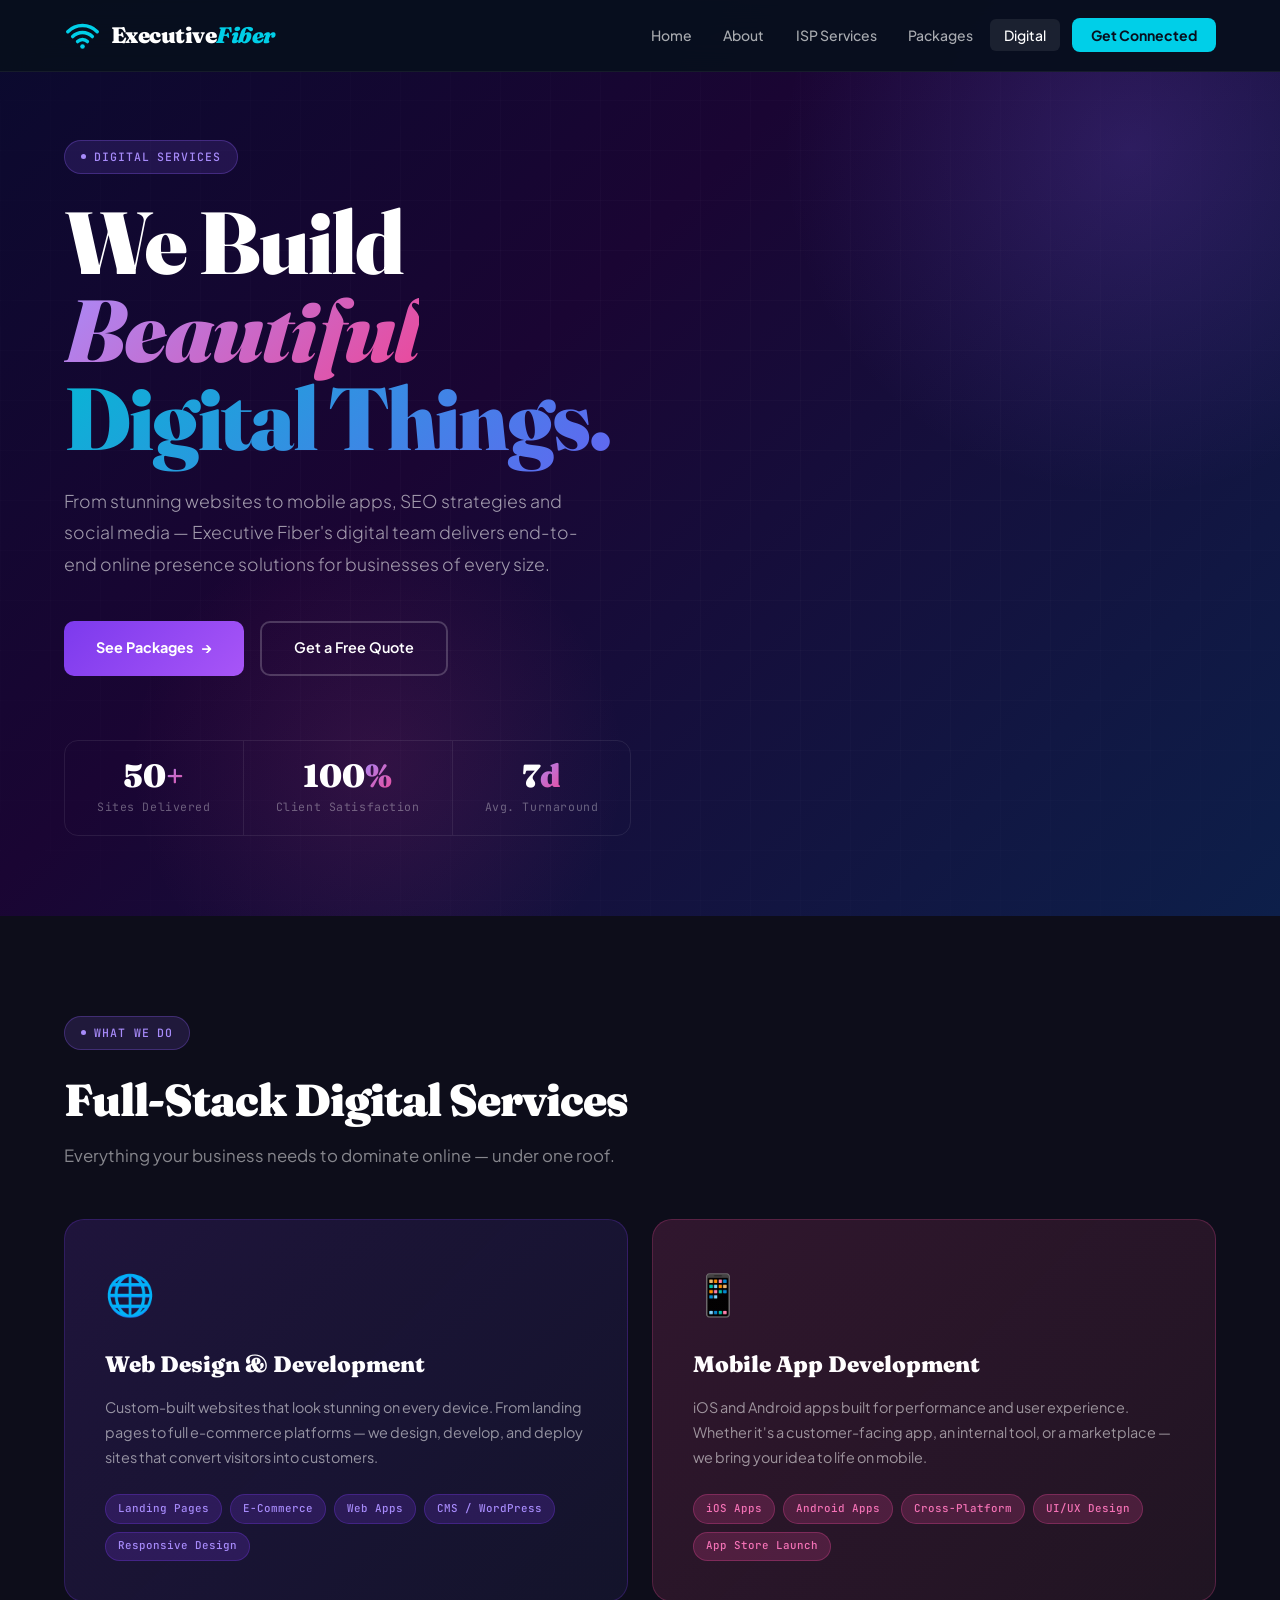
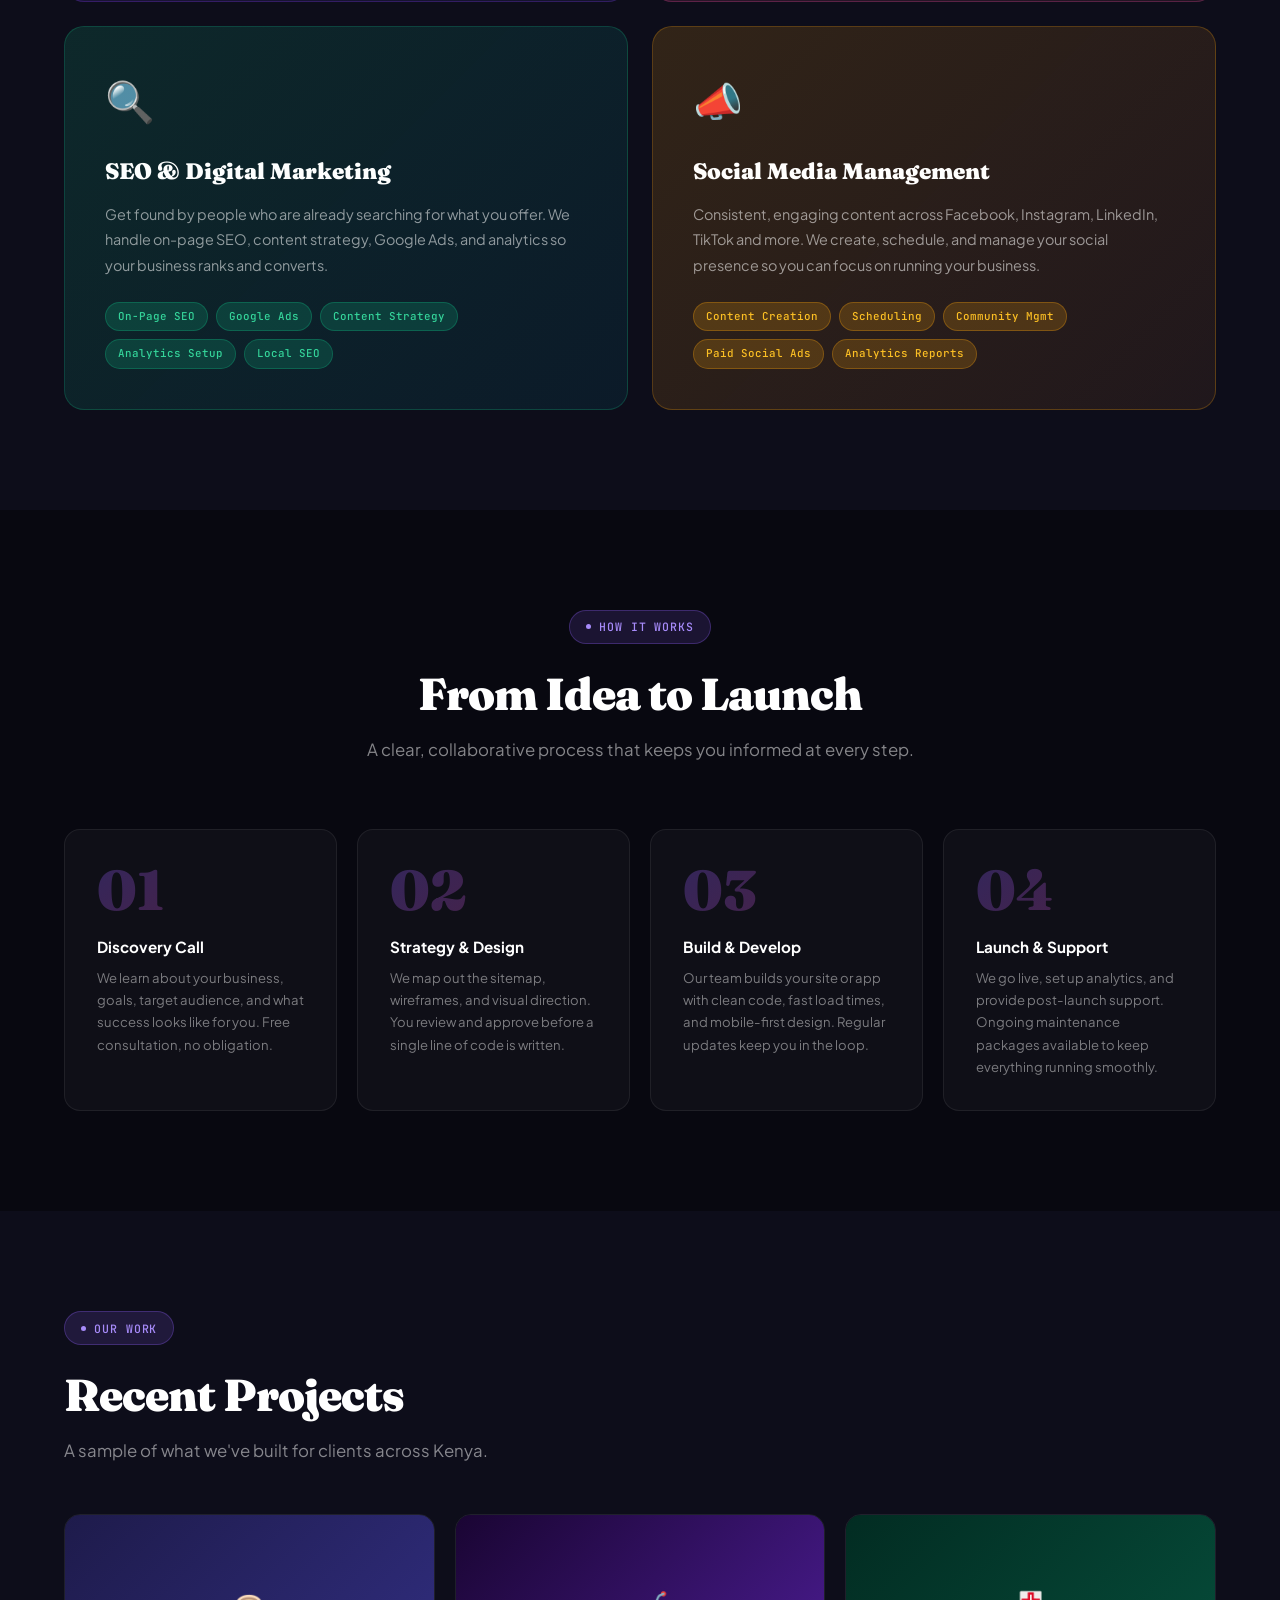
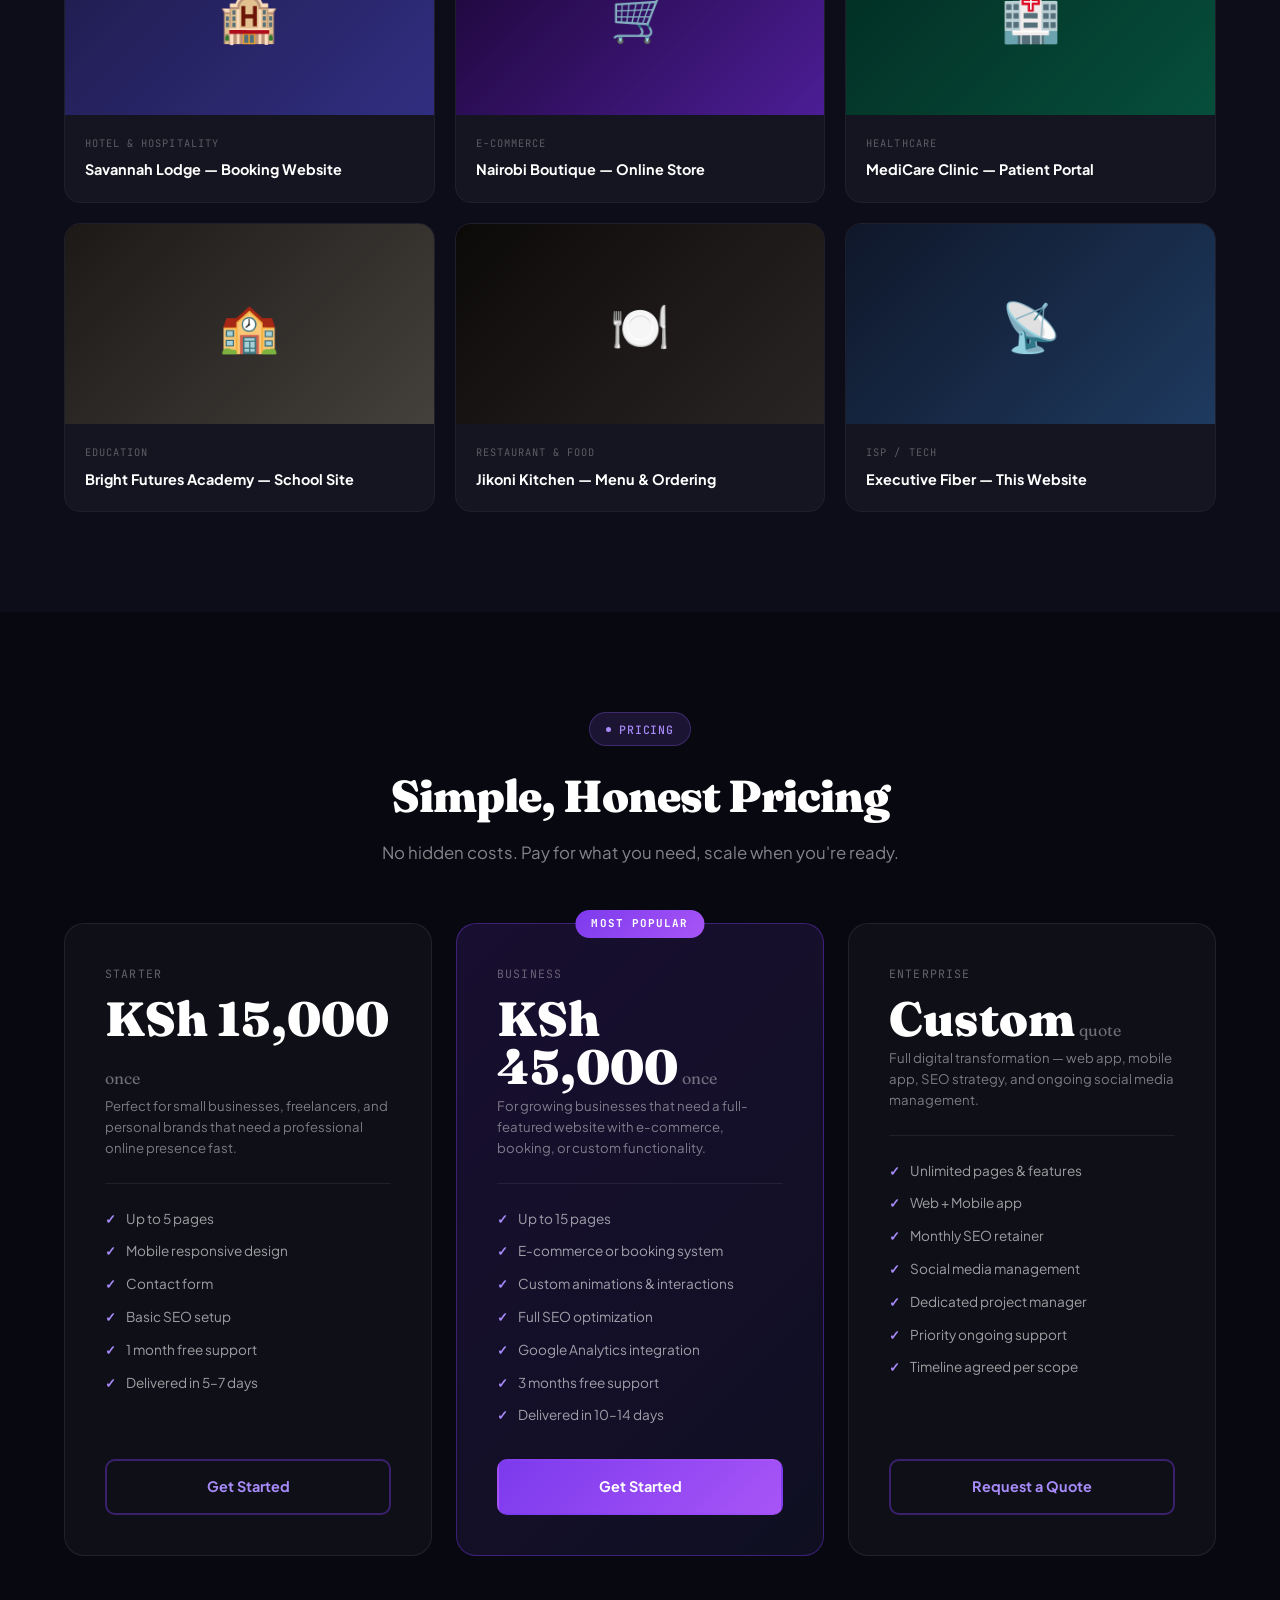
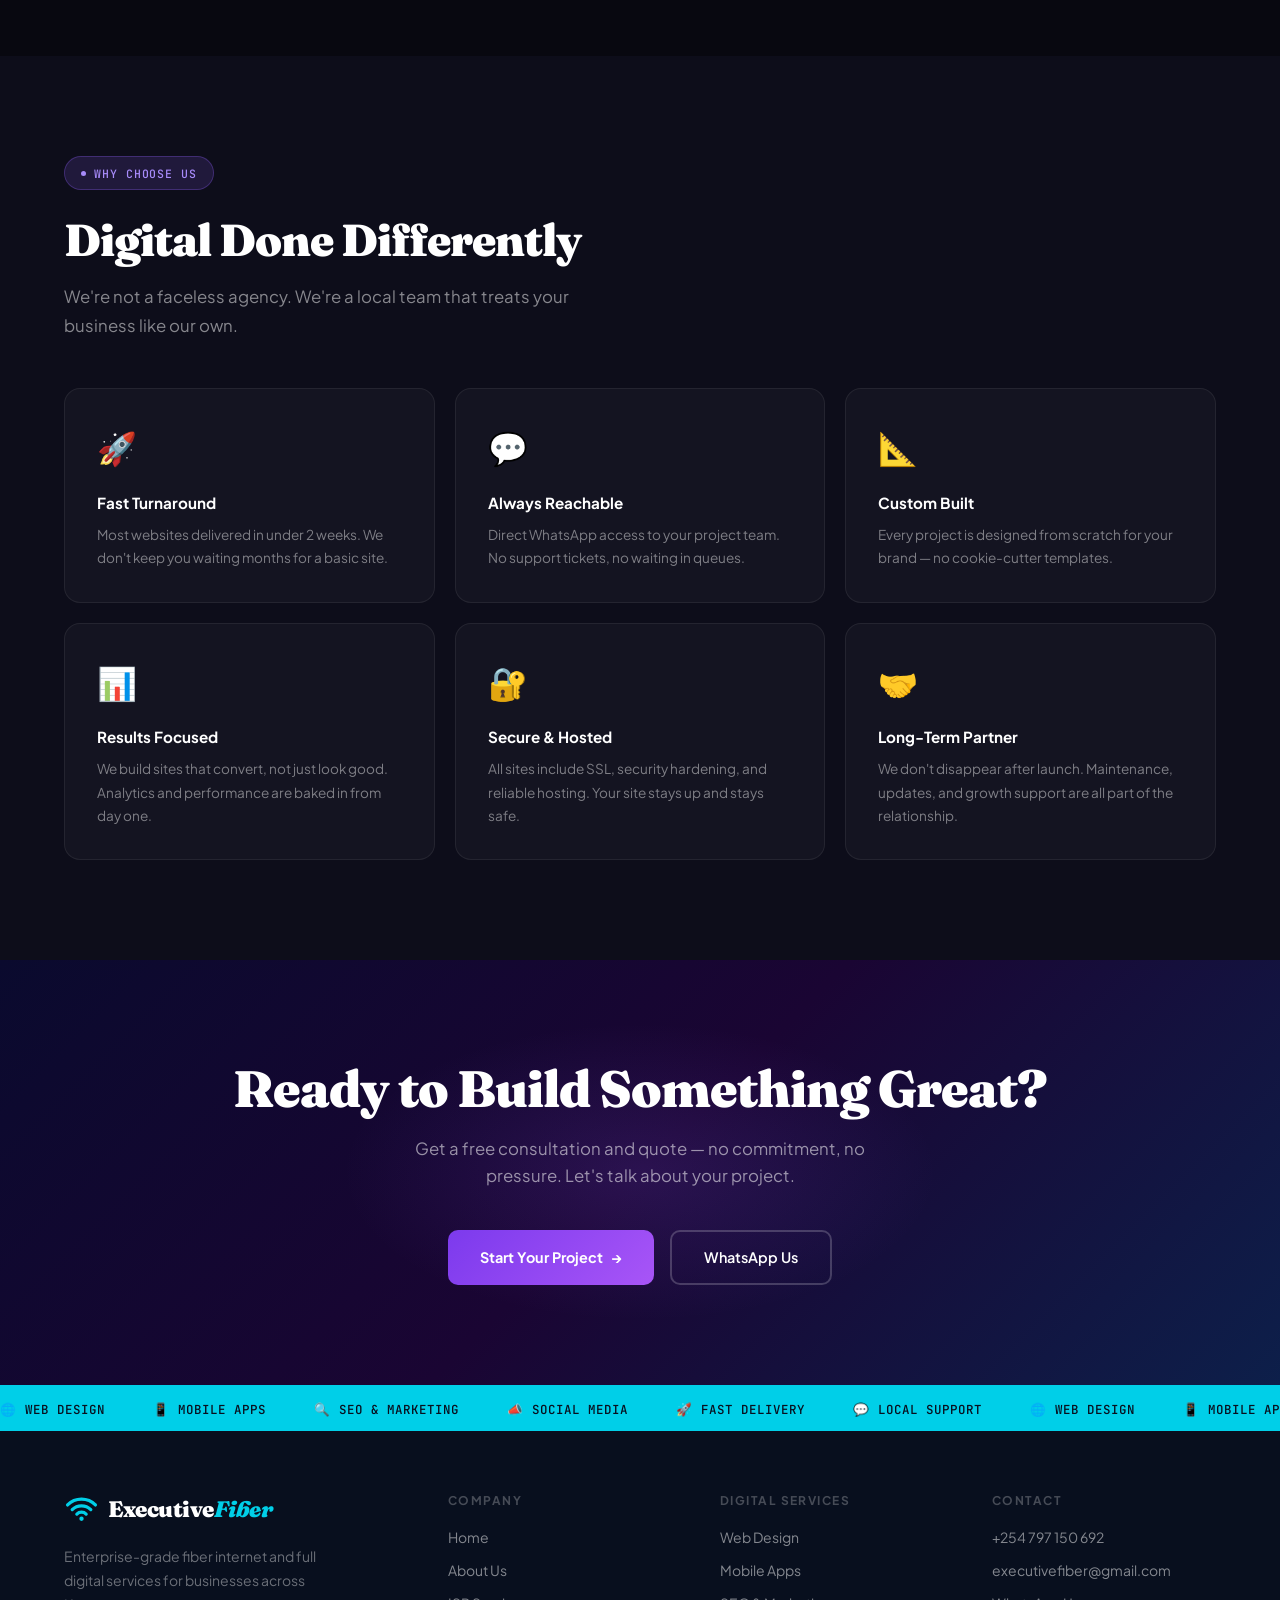
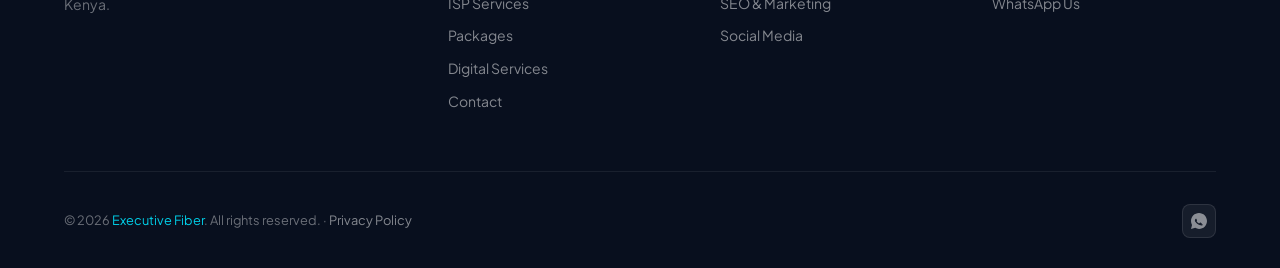
<file: digital.html>
<!DOCTYPE html>
<html lang="en">
<head>
<meta charset="UTF-8">
<meta name="viewport" content="width=device-width, initial-scale=1.0">
<title>Digital Services — Executive Fiber</title>
<link rel="icon" href="/favicon.ico" sizes="any">
<link rel="icon" type="image/png" sizes="32x32" href="/favicon-32x32.png">
<link rel="icon" type="image/png" sizes="16x16" href="/favicon-16x16.png">
<link rel="apple-touch-icon" href="/apple-touch-icon.png">
<meta name="theme-color" content="#080F1E">
<meta name="description" content="Web design, mobile apps, SEO and social media management from the Executive Fiber digital team.">
<meta property="og:type" content="website">
<meta property="og:site_name" content="Executive Fiber">
<meta property="og:title" content="Digital Services — Executive Fiber">
<meta property="og:description" content="Web design, mobile apps, SEO and social media management from the Executive Fiber digital team.">
<link rel="preconnect" href="https://fonts.googleapis.com">
<link rel="preconnect" href="https://fonts.gstatic.com" crossorigin>
<link rel="stylesheet" href="https://fonts.googleapis.com/css2?family=Fraunces:ital,wght@0,700;0,900;1,700;1,900&amp;family=Plus+Jakarta+Sans:wght@300;400;500;600;700;800&amp;family=JetBrains+Mono:wght@400;500&amp;display=swap">
<link rel="stylesheet" href="ef-shared.css">
<script src="ef-shared.js" defer></script>
<style>
/* HERO */
.dig-hero {
  min-height: 100vh;
  min-height: 100svh;
  background: linear-gradient(135deg, #0A0A2E 0%, #1a0533 40%, #0d1f4a 100%);
  display: flex; align-items: center;
  padding: 140px 5% 80px;
  position: relative; overflow: hidden;
}
.dig-hero::before {
  content:''; position:absolute; top:-200px; right:-200px;
  width:700px; height:700px;
  background:radial-gradient(circle, rgba(139,92,246,0.2), transparent 70%);
  border-radius:50%;
}
.dig-hero::after {
  content:''; position:absolute; bottom:-100px; left:10%;
  width:500px; height:500px;
  background:radial-gradient(circle, rgba(236,72,153,0.12), transparent 70%);
  border-radius:50%;
}
.dig-hero-grid {
  position:absolute; inset:0;
  background-image: linear-gradient(rgba(255,255,255,0.02) 1px, transparent 1px),
    linear-gradient(90deg, rgba(255,255,255,0.02) 1px, transparent 1px);
  background-size: 50px 50px;
  mask-image: radial-gradient(ellipse 80% 80% at 50% 50%, black 30%, transparent 100%);
}
.dig-hero-content { position:relative; z-index:1; max-width:800px; }
.dig-tag {
  display:inline-flex; align-items:center; gap:0.5rem;
  background:rgba(139,92,246,0.15); border:1px solid rgba(139,92,246,0.3);
  color:#a78bfa; padding:0.4rem 1rem; border-radius:20px;
  font-family:var(--font-mono); font-size:0.72rem; font-weight:500;
  letter-spacing:0.08em; text-transform:uppercase; margin-bottom:1.5rem;
  width:fit-content;
}
.dig-tag::before { content:''; width:5px; height:5px; background:#a78bfa; border-radius:50%; animation:blink 2s infinite; }
.dig-hero h1 {
  font-family:var(--font-display);
  font-size:clamp(3rem,7vw,5.5rem);
  font-weight:900; line-height:1.0;
  color:var(--white); letter-spacing:-2px; margin-bottom:1.5rem;
}
.dig-hero h1 .g1 { background:linear-gradient(135deg,#a78bfa,#ec4899); -webkit-background-clip:text; -webkit-text-fill-color:transparent; background-clip:text; font-style:italic; }
.dig-hero h1 .g2 { background:linear-gradient(135deg,#06b6d4,#6366f1); -webkit-background-clip:text; -webkit-text-fill-color:transparent; background-clip:text; }
.dig-hero p { font-size:1.1rem; color:rgba(255,255,255,0.6); max-width:540px; margin-bottom:2.5rem; line-height:1.8; font-weight:300; }
.dig-hero-btns { display:flex; gap:1rem; flex-wrap:wrap; margin-bottom:4rem; }
.btn-purple { background:linear-gradient(135deg,#7c3aed,#a855f7); color:var(--white); padding:0.85rem 2rem; border-radius:10px; font-weight:700; font-size:0.9rem; text-decoration:none; transition:all 0.22s; display:inline-flex; align-items:center; gap:0.5rem; }
.btn-purple:hover { transform:translateY(-2px); box-shadow:0 8px 28px rgba(124,58,237,0.4); }
.btn-purple::after { content:'→'; transition:transform 0.2s; }
.btn-purple:hover::after { transform:translateX(4px); }
.btn-outline-white { background:transparent; color:var(--white); border:2px solid rgba(255,255,255,0.2); padding:0.85rem 2rem; border-radius:10px; font-weight:600; font-size:0.9rem; text-decoration:none; transition:all 0.22s; display:inline-block; }
.btn-outline-white:hover { border-color:rgba(255,255,255,0.5); background:rgba(255,255,255,0.05); }
.dig-metrics { display:flex; gap:0; border:1px solid rgba(255,255,255,0.08); border-radius:14px; overflow:hidden; width:fit-content; }
.dig-metric { padding:1.2rem 2rem; text-align:center; border-right:1px solid rgba(255,255,255,0.08); }
.dig-metric:last-child { border-right:none; }
.dig-metric-val { font-family:var(--font-display); font-size:2rem; font-weight:900; color:var(--white); line-height:1; }
.dig-metric-val span { background:linear-gradient(135deg,#a78bfa,#ec4899); -webkit-background-clip:text; -webkit-text-fill-color:transparent; background-clip:text; }
.dig-metric-lbl { font-size:0.72rem; color:rgba(255,255,255,0.35); margin-top:0.3rem; font-family:var(--font-mono); letter-spacing:0.05em; }

/* SERVICES */
.dig-services { background:#0d0d1a; padding:100px 5%; }
.dig-services h2 { color:var(--white); }
.dig-services .lead { color:rgba(255,255,255,0.5); }
.svc-grid { display:grid; grid-template-columns:repeat(2,1fr); gap:1.5rem; }
.svc-big-card {
  border-radius:20px; padding:2.5rem;
  position:relative; overflow:hidden;
  transition:all 0.3s; cursor:default;
}
.svc-big-card::before {
  content:''; position:absolute; inset:0;
  background:inherit; opacity:0.08;
  transition:opacity 0.3s;
}
.svc-big-card:hover { transform:translateY(-6px); }
.svc-big-card:hover::before { opacity:0.14; }
.card-web { background:linear-gradient(135deg,rgba(124,58,237,0.15),rgba(99,102,241,0.08)); border:1px solid rgba(124,58,237,0.25); }
.card-app { background:linear-gradient(135deg,rgba(236,72,153,0.15),rgba(251,113,133,0.08)); border:1px solid rgba(236,72,153,0.25); }
.card-seo { background:linear-gradient(135deg,rgba(16,185,129,0.15),rgba(6,182,212,0.08)); border:1px solid rgba(16,185,129,0.25); }
.card-social { background:linear-gradient(135deg,rgba(245,158,11,0.15),rgba(251,146,60,0.08)); border:1px solid rgba(245,158,11,0.25); }
.card-icon { font-size:2.5rem; margin-bottom:1.25rem; display:block; }
.svc-big-card h3 { font-family:var(--font-display); font-size:1.4rem; font-weight:900; color:var(--white); margin-bottom:0.75rem; }
.svc-big-card p { font-size:0.9rem; color:rgba(255,255,255,0.55); line-height:1.75; margin-bottom:1.5rem; }
.svc-tags { display:flex; flex-wrap:wrap; gap:0.5rem; }
.svc-pill { font-family:var(--font-mono); font-size:0.68rem; padding:0.3rem 0.75rem; border-radius:20px; font-weight:500; }
.pill-purple { background:rgba(124,58,237,0.2); color:#a78bfa; border:1px solid rgba(124,58,237,0.3); }
.pill-pink { background:rgba(236,72,153,0.2); color:#f472b6; border:1px solid rgba(236,72,153,0.3); }
.pill-green { background:rgba(16,185,129,0.2); color:#34d399; border:1px solid rgba(16,185,129,0.3); }
.pill-amber { background:rgba(245,158,11,0.2); color:#fbbf24; border:1px solid rgba(245,158,11,0.3); }

/* PROCESS */
.dig-process { background:#080810; padding:100px 5%; }
.dig-process h2 { color:var(--white); text-align:center; }
.dig-process .lead { text-align:center; margin:0 auto 4rem; color:rgba(255,255,255,0.5); }
.process-grid { display:grid; grid-template-columns:repeat(4,1fr); gap:1.25rem; }
.process-step {
  background:rgba(255,255,255,0.03); border:1px solid rgba(255,255,255,0.07);
  border-radius:16px; padding:2rem; position:relative;
  transition:all 0.3s;
}
.process-step:hover { background:rgba(255,255,255,0.06); transform:translateY(-4px); }
.step-number {
  font-family:var(--font-display); font-size:3.5rem; font-weight:900;
  line-height:1; margin-bottom:1rem;
  background:linear-gradient(135deg,rgba(139,92,246,0.3),rgba(236,72,153,0.3));
  -webkit-background-clip:text; -webkit-text-fill-color:transparent; background-clip:text;
}
.process-step h4 { font-family:var(--font-body); font-size:0.95rem; font-weight:700; color:var(--white); margin-bottom:0.5rem; }
.process-step p { font-size:0.82rem; color:rgba(255,255,255,0.45); line-height:1.7; }

/* PORTFOLIO */
.dig-portfolio { background:#0d0d1a; padding:100px 5%; }
.dig-portfolio h2 { color:var(--white); }
.dig-portfolio .lead { color:rgba(255,255,255,0.5); }
.portfolio-grid { display:grid; grid-template-columns:repeat(3,1fr); gap:1.25rem; }
.portfolio-card {
  border-radius:16px; overflow:hidden;
  border:1px solid rgba(255,255,255,0.08);
  transition:all 0.3s; position:relative;
}
.portfolio-card:hover { transform:translateY(-6px); border-color:rgba(139,92,246,0.3); box-shadow:0 20px 60px rgba(124,58,237,0.2); }
.portfolio-thumb {
  height:200px; display:flex; align-items:center; justify-content:center;
  font-size:3rem; position:relative; overflow:hidden;
}
.thumb-1 { background:linear-gradient(135deg,#1e1b4b,#312e81); }
.thumb-2 { background:linear-gradient(135deg,#1a0533,#4c1d95); }
.thumb-3 { background:linear-gradient(135deg,#022c22,#064e3b); }
.thumb-4 { background:linear-gradient(135deg,#1c1917,#44403c); }
.thumb-5 { background:linear-gradient(135deg,#0c0a09,#292524); }
.thumb-6 { background:linear-gradient(135deg,#0f172a,#1e3a5f); }
.portfolio-info { padding:1.25rem; background:rgba(255,255,255,0.03); }
.portfolio-type { font-family:var(--font-mono); font-size:0.65rem; letter-spacing:0.1em; text-transform:uppercase; color:rgba(255,255,255,0.3); margin-bottom:0.4rem; }
.portfolio-title { font-size:0.9rem; font-weight:700; color:var(--white); }

/* PRICING */
.dig-pricing { background:#080810; padding:100px 5%; }
.dig-pricing h2 { color:var(--white); text-align:center; }
.dig-pricing .lead { text-align:center; margin:0 auto 3.5rem; color:rgba(255,255,255,0.5); }
.pricing-grid { display:grid; grid-template-columns:repeat(3,1fr); gap:1.5rem; }
.pricing-card {
  border-radius:20px; padding:2.5rem;
  border:1px solid rgba(255,255,255,0.08);
  background:rgba(255,255,255,0.03);
  position:relative; transition:all 0.3s;
  display:flex; flex-direction:column;
}
.pricing-card:hover { transform:translateY(-6px); }
.pricing-card.featured-price {
  background:linear-gradient(135deg,rgba(124,58,237,0.15),rgba(99,102,241,0.08));
  border-color:rgba(124,58,237,0.4);
}
.pricing-badge { position:absolute; top:-14px; left:50%; transform:translateX(-50%); background:linear-gradient(135deg,#7c3aed,#a855f7); color:var(--white); font-family:var(--font-mono); font-size:0.68rem; font-weight:700; letter-spacing:0.1em; text-transform:uppercase; padding:0.3rem 1rem; border-radius:20px; white-space:nowrap; }
.pricing-tier { font-family:var(--font-mono); font-size:0.72rem; letter-spacing:0.1em; text-transform:uppercase; color:rgba(255,255,255,0.35); margin-bottom:0.75rem; }
.pricing-price { font-family:var(--font-display); font-size:3rem; font-weight:900; color:var(--white); line-height:1; margin-bottom:0.25rem; }
.pricing-price span { font-size:1rem; font-weight:400; color:rgba(255,255,255,0.4); }
.pricing-desc { font-size:0.825rem; color:rgba(255,255,255,0.45); margin-bottom:1.5rem; line-height:1.6; }
.pricing-divider { height:1px; background:rgba(255,255,255,0.07); margin-bottom:1.5rem; }
.pricing-features { list-style:none; display:flex; flex-direction:column; gap:0.65rem; flex:1; margin-bottom:2rem; }
.pricing-features li { font-size:0.85rem; color:rgba(255,255,255,0.6); display:flex; align-items:flex-start; gap:0.6rem; }
.pricing-features li::before { content:'✓'; color:#a78bfa; font-weight:800; flex-shrink:0; font-size:0.8rem; margin-top:1px; }
.pricing-cta { display:block; text-align:center; padding:0.9rem; border-radius:10px; font-family:var(--font-body); font-weight:700; font-size:0.9rem; text-decoration:none; transition:all 0.22s; border:2px solid rgba(124,58,237,0.4); color:#a78bfa; }
.pricing-cta:hover { background:rgba(124,58,237,0.2); border-color:#a78bfa; }
.pricing-card.featured-price .pricing-cta { background:linear-gradient(135deg,#7c3aed,#a855f7); border-color:transparent; color:var(--white); }
.pricing-card.featured-price .pricing-cta:hover { box-shadow:0 8px 28px rgba(124,58,237,0.4); transform:translateY(-2px); }

/* WHY US */
.dig-why { background:#0d0d1a; padding:100px 5%; }
.dig-why h2 { color:var(--white); }
.dig-why .lead { color:rgba(255,255,255,0.5); }
.why-grid { display:grid; grid-template-columns:repeat(3,1fr); gap:1.25rem; }
.why-item { padding:2rem; border-radius:16px; border:1px solid rgba(255,255,255,0.07); background:rgba(255,255,255,0.03); transition:all 0.25s; }
.why-item:hover { background:rgba(255,255,255,0.06); transform:translateY(-4px); }
.why-emoji { font-size:2rem; margin-bottom:1rem; display:block; }
.why-item h4 { font-family:var(--font-body); font-size:0.95rem; font-weight:700; color:var(--white); margin-bottom:0.5rem; }
.why-item p { font-size:0.85rem; color:rgba(255,255,255,0.45); line-height:1.7; }

/* CTA */
.dig-cta {
  padding:100px 5%; text-align:center;
  background:linear-gradient(135deg,#0A0A2E,#1a0533,#0d1f4a);
  position:relative; overflow:hidden;
}
.dig-cta::before {
  content:''; position:absolute; top:50%; left:50%; transform:translate(-50%,-50%);
  width:600px; height:300px;
  background:radial-gradient(ellipse,rgba(139,92,246,0.15),transparent 70%);
}
.dig-cta h2 { color:var(--white); font-size:clamp(2rem,4vw,3.2rem); position:relative; margin-bottom:1rem; }
.dig-cta p { color:rgba(255,255,255,0.55); max-width:480px; margin:0 auto 2.5rem; position:relative; font-size:1.05rem; }
.cta-btns { display:flex; gap:1rem; justify-content:center; flex-wrap:wrap; position:relative; }

@media(max-width:900px){
  .svc-grid{grid-template-columns:1fr}
  .process-grid{grid-template-columns:1fr 1fr}
  .portfolio-grid{grid-template-columns:1fr 1fr}
  .pricing-grid{grid-template-columns:1fr}
  .why-grid{grid-template-columns:1fr 1fr}
}
@media(max-width:600px){
  .portfolio-grid{grid-template-columns:1fr}
  .why-grid{grid-template-columns:1fr}
  .process-grid{grid-template-columns:1fr}
  .dig-metrics{flex-wrap:wrap}
}


</style>
</head>
<body>

<nav>
  <a href="index.html" class="logo"><img src="images/logo-mark.svg" alt="" class="logo-img" width="38" height="28"><span class="logo-text">Executive<em>Fiber</em></span></a>
  <ul>
    <li><a href="index.html">Home</a></li>
    <li><a href="about.html">About</a></li>
    <li><a href="services.html">ISP Services</a></li>
    <li><a href="packages.html">Packages</a></li>
    <li><a href="digital.html" class="active">Digital</a></li>
    <li><a href="contact.html" class="nav-cta">Get Connected</a></li>
  </ul>
  <button type="button" class="hamburger" id="hamburger" onclick="toggleNav()" aria-label="Menu" aria-expanded="false" aria-controls="mobile-nav">
    <span></span>
    <span></span>
    <span></span>
  </button>
</nav>
<div class="mobile-nav" id="mobile-nav">
  <a href="index.html">Home</a>
  <a href="about.html">About</a>
  <a href="services.html">ISP Services</a>
  <a href="packages.html">Packages</a>
  <a href="digital.html" class="active">Digital</a>
  <a href="contact.html" class="mob-cta">Get Connected</a>
</div>

<!-- HERO -->
<section class="dig-hero">
  <div class="dig-hero-grid"></div>
  <div class="dig-hero-content">
    <div class="dig-tag">Digital Services</div>
    <h1>We Build<br><span class="g1">Beautiful</span><br><span class="g2">Digital Things.</span></h1>
    <p>From stunning websites to mobile apps, SEO strategies and social media — Executive Fiber's digital team delivers end-to-end online presence solutions for businesses of every size.</p>
    <div class="dig-hero-btns">
      <a href="#pricing" class="btn-purple">See Packages</a>
      <a href="contact.html?plan=digital" class="btn-outline-white">Get a Free Quote</a>
    </div>
    <div class="dig-metrics">
      <div class="dig-metric"><div class="dig-metric-val">50<span>+</span></div><div class="dig-metric-lbl">Sites Delivered</div></div>
      <div class="dig-metric"><div class="dig-metric-val">100<span>%</span></div><div class="dig-metric-lbl">Client Satisfaction</div></div>
      <div class="dig-metric"><div class="dig-metric-val">7<span>d</span></div><div class="dig-metric-lbl">Avg. Turnaround</div></div>
    </div>
  </div>
</section>

<!-- SERVICES -->
<section class="dig-services">
  <div class="dig-tag">What We Do</div>
  <h2>Full-Stack Digital Services</h2>
  <p class="lead">Everything your business needs to dominate online — under one roof.</p>
  <div class="svc-grid">
    <div class="svc-big-card card-web">
      <span class="card-icon">🌐</span>
      <h3>Web Design & Development</h3>
      <p>Custom-built websites that look stunning on every device. From landing pages to full e-commerce platforms — we design, develop, and deploy sites that convert visitors into customers.</p>
      <div class="svc-tags">
        <span class="svc-pill pill-purple">Landing Pages</span>
        <span class="svc-pill pill-purple">E-Commerce</span>
        <span class="svc-pill pill-purple">Web Apps</span>
        <span class="svc-pill pill-purple">CMS / WordPress</span>
        <span class="svc-pill pill-purple">Responsive Design</span>
      </div>
    </div>
    <div class="svc-big-card card-app">
      <span class="card-icon">📱</span>
      <h3>Mobile App Development</h3>
      <p>iOS and Android apps built for performance and user experience. Whether it's a customer-facing app, an internal tool, or a marketplace — we bring your idea to life on mobile.</p>
      <div class="svc-tags">
        <span class="svc-pill pill-pink">iOS Apps</span>
        <span class="svc-pill pill-pink">Android Apps</span>
        <span class="svc-pill pill-pink">Cross-Platform</span>
        <span class="svc-pill pill-pink">UI/UX Design</span>
        <span class="svc-pill pill-pink">App Store Launch</span>
      </div>
    </div>
    <div class="svc-big-card card-seo">
      <span class="card-icon">🔍</span>
      <h3>SEO & Digital Marketing</h3>
      <p>Get found by people who are already searching for what you offer. We handle on-page SEO, content strategy, Google Ads, and analytics so your business ranks and converts.</p>
      <div class="svc-tags">
        <span class="svc-pill pill-green">On-Page SEO</span>
        <span class="svc-pill pill-green">Google Ads</span>
        <span class="svc-pill pill-green">Content Strategy</span>
        <span class="svc-pill pill-green">Analytics Setup</span>
        <span class="svc-pill pill-green">Local SEO</span>
      </div>
    </div>
    <div class="svc-big-card card-social">
      <span class="card-icon">📣</span>
      <h3>Social Media Management</h3>
      <p>Consistent, engaging content across Facebook, Instagram, LinkedIn, TikTok and more. We create, schedule, and manage your social presence so you can focus on running your business.</p>
      <div class="svc-tags">
        <span class="svc-pill pill-amber">Content Creation</span>
        <span class="svc-pill pill-amber">Scheduling</span>
        <span class="svc-pill pill-amber">Community Mgmt</span>
        <span class="svc-pill pill-amber">Paid Social Ads</span>
        <span class="svc-pill pill-amber">Analytics Reports</span>
      </div>
    </div>
  </div>
</section>

<!-- PROCESS -->
<section class="dig-process">
  <div class="dig-tag">How It Works</div>
  <h2>From Idea to Launch</h2>
  <p class="lead">A clear, collaborative process that keeps you informed at every step.</p>
  <div class="process-grid">
    <div class="process-step">
      <div class="step-number">01</div>
      <h4>Discovery Call</h4>
      <p>We learn about your business, goals, target audience, and what success looks like for you. Free consultation, no obligation.</p>
    </div>
    <div class="process-step">
      <div class="step-number">02</div>
      <h4>Strategy & Design</h4>
      <p>We map out the sitemap, wireframes, and visual direction. You review and approve before a single line of code is written.</p>
    </div>
    <div class="process-step">
      <div class="step-number">03</div>
      <h4>Build & Develop</h4>
      <p>Our team builds your site or app with clean code, fast load times, and mobile-first design. Regular updates keep you in the loop.</p>
    </div>
    <div class="process-step">
      <div class="step-number">04</div>
      <h4>Launch & Support</h4>
      <p>We go live, set up analytics, and provide post-launch support. Ongoing maintenance packages available to keep everything running smoothly.</p>
    </div>
  </div>
</section>

<!-- PORTFOLIO -->
<section class="dig-portfolio">
  <div class="dig-tag">Our Work</div>
  <h2>Recent Projects</h2>
  <p class="lead">A sample of what we've built for clients across Kenya.</p>
  <div class="portfolio-grid">
    <div class="portfolio-card">
      <div class="portfolio-thumb thumb-1">🏨</div>
      <div class="portfolio-info">
        <div class="portfolio-type">Hotel & Hospitality</div>
        <div class="portfolio-title">Savannah Lodge — Booking Website</div>
      </div>
    </div>
    <div class="portfolio-card">
      <div class="portfolio-thumb thumb-2">🛒</div>
      <div class="portfolio-info">
        <div class="portfolio-type">E-Commerce</div>
        <div class="portfolio-title">Nairobi Boutique — Online Store</div>
      </div>
    </div>
    <div class="portfolio-card">
      <div class="portfolio-thumb thumb-3">🏥</div>
      <div class="portfolio-info">
        <div class="portfolio-type">Healthcare</div>
        <div class="portfolio-title">MediCare Clinic — Patient Portal</div>
      </div>
    </div>
    <div class="portfolio-card">
      <div class="portfolio-thumb thumb-4">🏫</div>
      <div class="portfolio-info">
        <div class="portfolio-type">Education</div>
        <div class="portfolio-title">Bright Futures Academy — School Site</div>
      </div>
    </div>
    <div class="portfolio-card">
      <div class="portfolio-thumb thumb-5">🍽️</div>
      <div class="portfolio-info">
        <div class="portfolio-type">Restaurant & Food</div>
        <div class="portfolio-title">Jikoni Kitchen — Menu & Ordering</div>
      </div>
    </div>
    <div class="portfolio-card">
      <div class="portfolio-thumb thumb-6">📡</div>
      <div class="portfolio-info">
        <div class="portfolio-type">ISP / Tech</div>
        <div class="portfolio-title">Executive Fiber — This Website</div>
      </div>
    </div>
  </div>
</section>

<!-- PRICING -->
<section class="dig-pricing" id="pricing">
  <div class="dig-tag">Pricing</div>
  <h2>Simple, Honest Pricing</h2>
  <p class="lead">No hidden costs. Pay for what you need, scale when you're ready.</p>
  <div class="pricing-grid">
    <div class="pricing-card">
      <div class="pricing-tier">Starter</div>
      <div class="pricing-price">KSh 15,000<span> once</span></div>
      <div class="pricing-desc">Perfect for small businesses, freelancers, and personal brands that need a professional online presence fast.</div>
      <div class="pricing-divider"></div>
      <ul class="pricing-features">
        <li>Up to 5 pages</li>
        <li>Mobile responsive design</li>
        <li>Contact form</li>
        <li>Basic SEO setup</li>
        <li>1 month free support</li>
        <li>Delivered in 5–7 days</li>
      </ul>
      <a href="contact.html?plan=digital" class="pricing-cta">Get Started</a>
    </div>
    <div class="pricing-card featured-price">
      <div class="pricing-badge">Most Popular</div>
      <div class="pricing-tier">Business</div>
      <div class="pricing-price">KSh 45,000<span> once</span></div>
      <div class="pricing-desc">For growing businesses that need a full-featured website with e-commerce, booking, or custom functionality.</div>
      <div class="pricing-divider"></div>
      <ul class="pricing-features">
        <li>Up to 15 pages</li>
        <li>E-commerce or booking system</li>
        <li>Custom animations & interactions</li>
        <li>Full SEO optimization</li>
        <li>Google Analytics integration</li>
        <li>3 months free support</li>
        <li>Delivered in 10–14 days</li>
      </ul>
      <a href="contact.html?plan=digital" class="pricing-cta">Get Started</a>
    </div>
    <div class="pricing-card">
      <div class="pricing-tier">Enterprise</div>
      <div class="pricing-price">Custom<span> quote</span></div>
      <div class="pricing-desc">Full digital transformation — web app, mobile app, SEO strategy, and ongoing social media management.</div>
      <div class="pricing-divider"></div>
      <ul class="pricing-features">
        <li>Unlimited pages & features</li>
        <li>Web + Mobile app</li>
        <li>Monthly SEO retainer</li>
        <li>Social media management</li>
        <li>Dedicated project manager</li>
        <li>Priority ongoing support</li>
        <li>Timeline agreed per scope</li>
      </ul>
      <a href="contact.html?plan=digital" class="pricing-cta">Request a Quote</a>
    </div>
  </div>
</section>

<!-- WHY US -->
<section class="dig-why">
  <div class="dig-tag">Why Choose Us</div>
  <h2>Digital Done Differently</h2>
  <p class="lead">We're not a faceless agency. We're a local team that treats your business like our own.</p>
  <div class="why-grid">
    <div class="why-item"><span class="why-emoji">🚀</span><h4>Fast Turnaround</h4><p>Most websites delivered in under 2 weeks. We don't keep you waiting months for a basic site.</p></div>
    <div class="why-item"><span class="why-emoji">💬</span><h4>Always Reachable</h4><p>Direct WhatsApp access to your project team. No support tickets, no waiting in queues.</p></div>
    <div class="why-item"><span class="why-emoji">📐</span><h4>Custom Built</h4><p>Every project is designed from scratch for your brand — no cookie-cutter templates.</p></div>
    <div class="why-item"><span class="why-emoji">📊</span><h4>Results Focused</h4><p>We build sites that convert, not just look good. Analytics and performance are baked in from day one.</p></div>
    <div class="why-item"><span class="why-emoji">🔐</span><h4>Secure & Hosted</h4><p>All sites include SSL, security hardening, and reliable hosting. Your site stays up and stays safe.</p></div>
    <div class="why-item"><span class="why-emoji">🤝</span><h4>Long-Term Partner</h4><p>We don't disappear after launch. Maintenance, updates, and growth support are all part of the relationship.</p></div>
  </div>
</section>

<!-- CTA -->
<section class="dig-cta">
  <h2>Ready to Build Something Great?</h2>
  <p>Get a free consultation and quote — no commitment, no pressure. Let's talk about your project.</p>
  <div class="cta-btns">
    <a href="contact.html?plan=digital" class="btn-purple">Start Your Project</a>
    <a href="https://wa.me/254797150692" class="btn-outline-white">WhatsApp Us</a>
  </div>
</section>

<div class="speed-ticker">
  <div class="ticker-inner">
    <span class="ticker-item">🌐 WEB DESIGN</span>
    <span class="ticker-item">📱 MOBILE APPS</span>
    <span class="ticker-item">🔍 SEO & MARKETING</span>
    <span class="ticker-item">📣 SOCIAL MEDIA</span>
    <span class="ticker-item">🚀 FAST DELIVERY</span>
    <span class="ticker-item">💬 LOCAL SUPPORT</span>
    <span class="ticker-item">🌐 WEB DESIGN</span>
    <span class="ticker-item">📱 MOBILE APPS</span>
    <span class="ticker-item">🔍 SEO & MARKETING</span>
    <span class="ticker-item">📣 SOCIAL MEDIA</span>
    <span class="ticker-item">🚀 FAST DELIVERY</span>
    <span class="ticker-item">💬 LOCAL SUPPORT</span>
  </div>
</div>

<footer>
  <div class="footer-top">
    <div class="footer-brand"><a href="index.html" class="logo"><img src="images/logo-mark.svg" alt="" class="logo-img" width="38" height="28"><span class="logo-text">Executive<em>Fiber</em></span></a><p>Enterprise-grade fiber internet and full digital services for businesses across 
      Kenya.</p></div>
    <div class="footer-col"><h4>Company</h4>
      <a href="index.html">Home</a>
      <a href="about.html">About Us</a>
      <a href="services.html">ISP Services</a>
      <a href="packages.html">Packages</a>
      <a href="digital.html">Digital Services</a>
      <a href="contact.html">Contact</a>
    </div>
    <div class="footer-col"><h4>Digital Services</h4>
      <a href="digital.html">Web Design</a>
      <a href="digital.html">Mobile Apps</a>
      <a href="digital.html">SEO & Marketing</a>
      <a href="digital.html">Social Media</a>
    </div>
    <div class="footer-col"><h4>Contact</h4>
      <a href="tel:+254797150692">+254 797 150 692</a>
      <a href="mailto:executivefiber@gmail.com">executivefiber@gmail.com</a>
      <a href="https://wa.me/254797150692">WhatsApp Us</a>
    </div>
  </div>
  <div class="footer-bottom">
    <p>© 2026 <span>Executive Fiber</span>. All rights reserved. · <a href="privacy.html">Privacy Policy</a></p>
    <div class="footer-socials">
      
        <a href="https://wa.me/254797150692" title="WhatsApp" aria-label="WhatsApp" target="_blank" rel="noopener"> <svg width="16" height="16" viewBox="0 0 32 32" fill="currentColor">
    <path d="M16 0C7.163 0 0 7.163 0 16c0 2.833.742 5.49 2.043 7.796L.057 31.943l8.418-2.203A15.933 15.933 0 0 0 16 32c8.837 0 16-7.163 16-16S24.837 0 16 0zm8.006 22.906c-.334.940-1.956 1.846-2.686 1.962-.73.116-1.64.165-2.647-.166-1.007-.33-2.295-.77-3.953-1.507-3.29-1.462-5.44-4.77-5.604-4.992-.163-.222-1.33-1.77-1.33-3.376s.842-2.396 1.14-2.722c.298-.327.65-.409.866-.409.217 0 .434.002.624.01.2.01.468-.076.733.559.275.658.933 2.276.933 2.442 0 .166-.083.373-.249.597-.166.222-.249.36-.415.555-.166.194-.35.41-.149.804.2.394.892 1.47 1.915 2.381 1.315 1.173 2.424 1.536 2.773 1.709.35.174.554.145.757-.083.2-.228.865-.997 1.096-1.34.23-.342.46-.285.773-.171.313.114 1.99.938 2.33 1.109.34.17.568.256.651.398.083.143.083.826-.25 1.767z"/>
  </svg></a>
    </div>
  </div>
</footer>

</body>
</html>
</file>
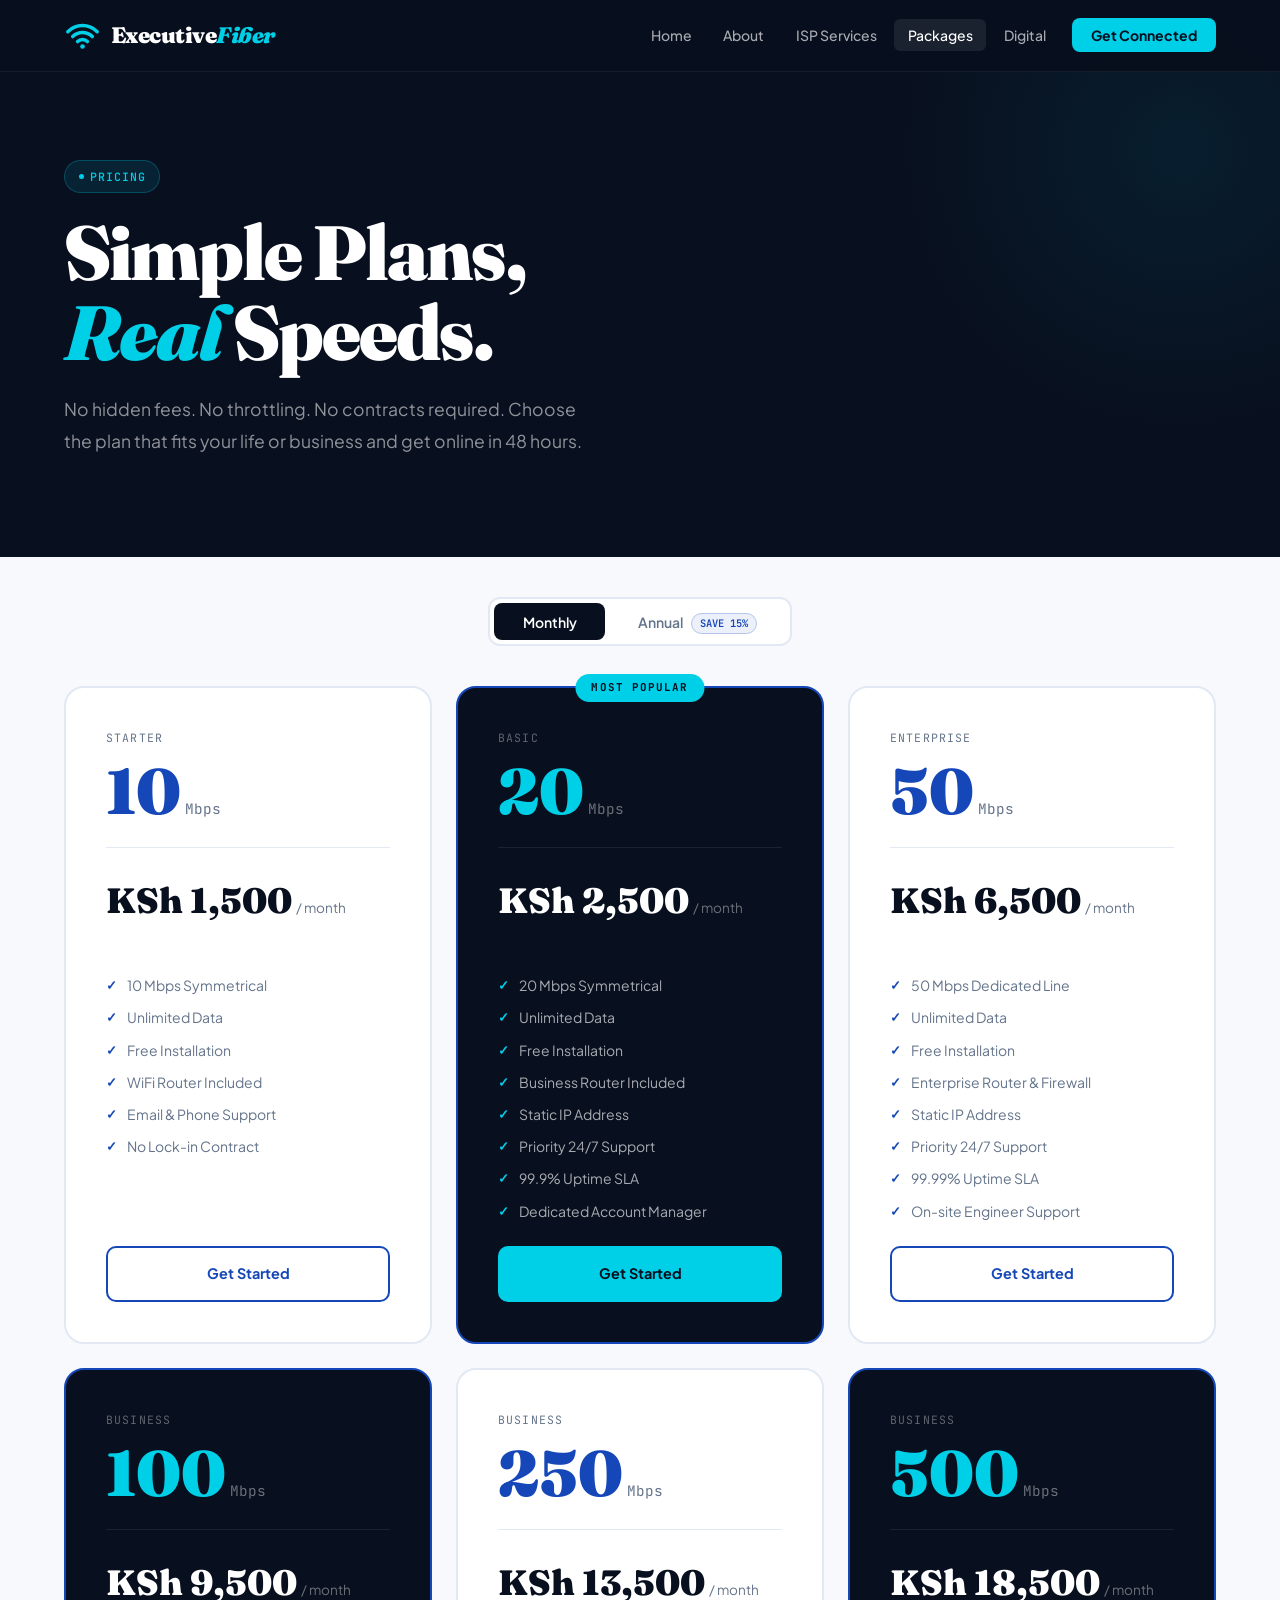
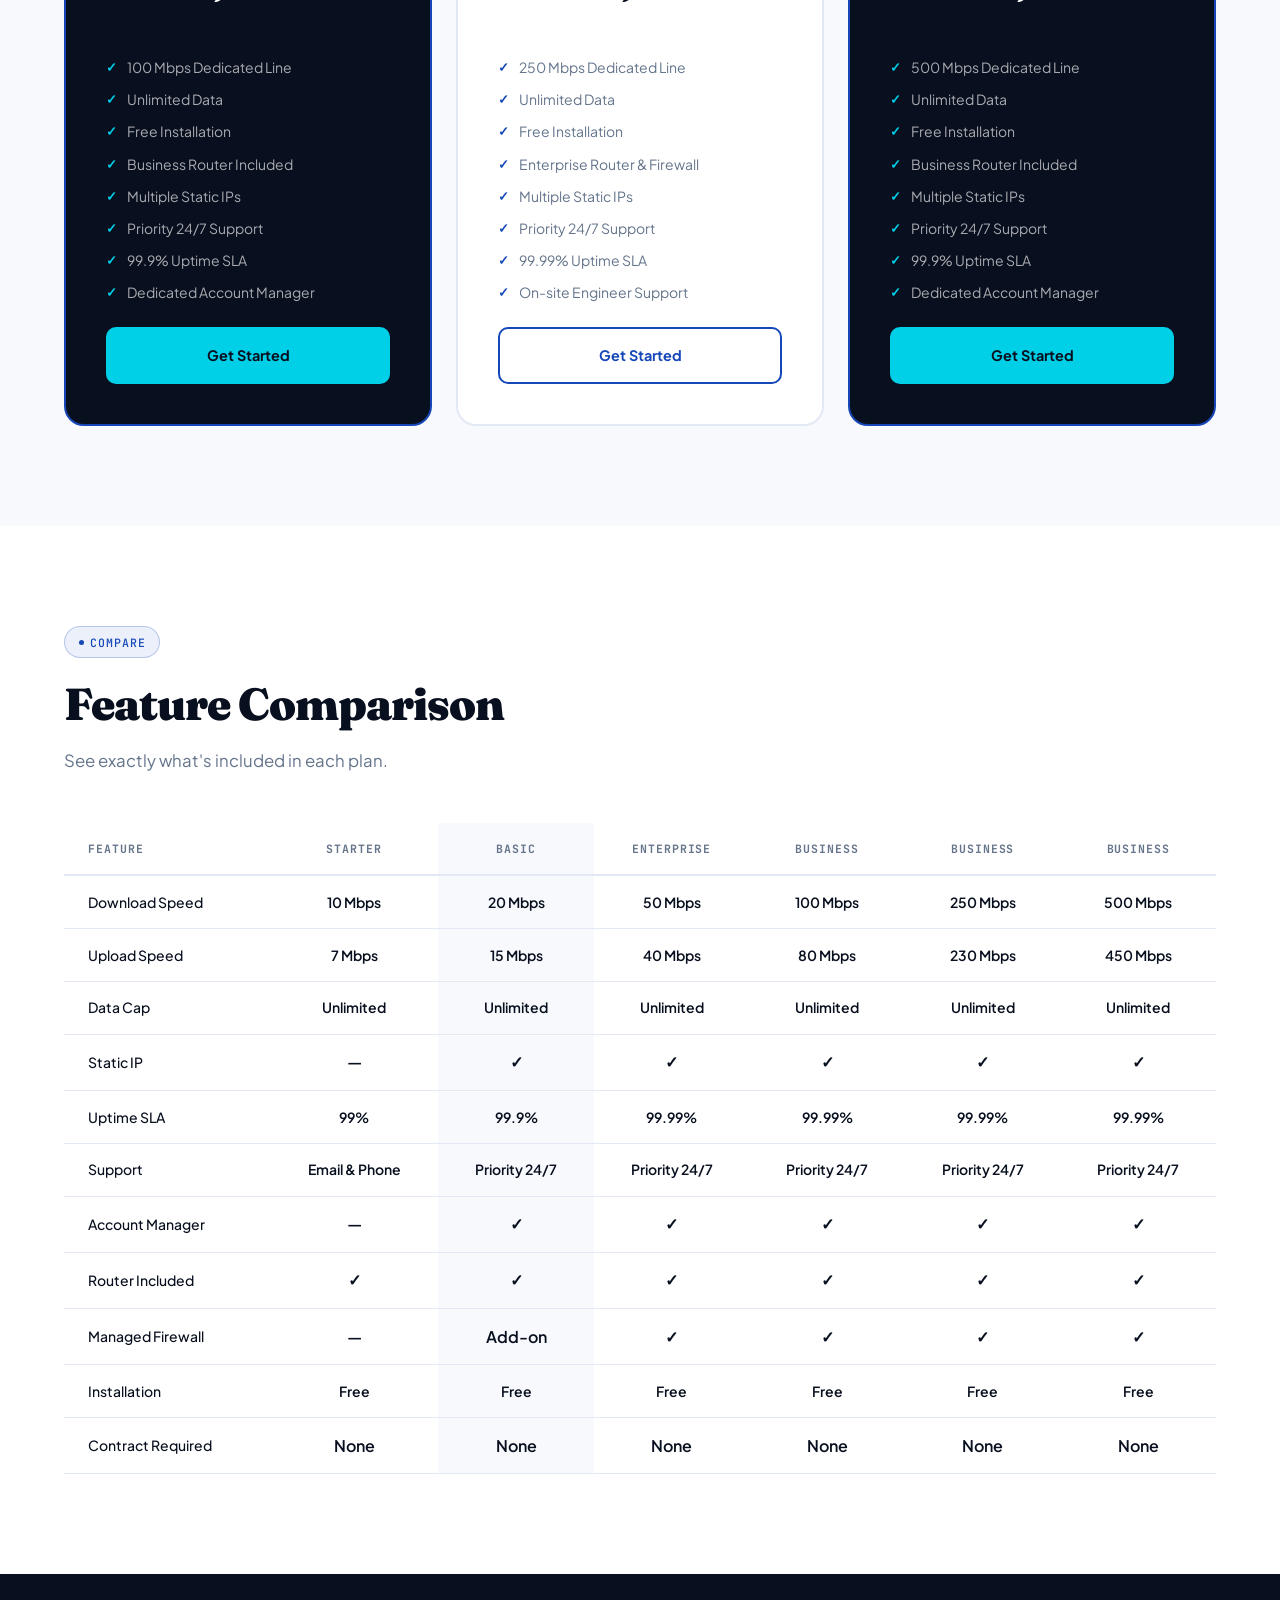
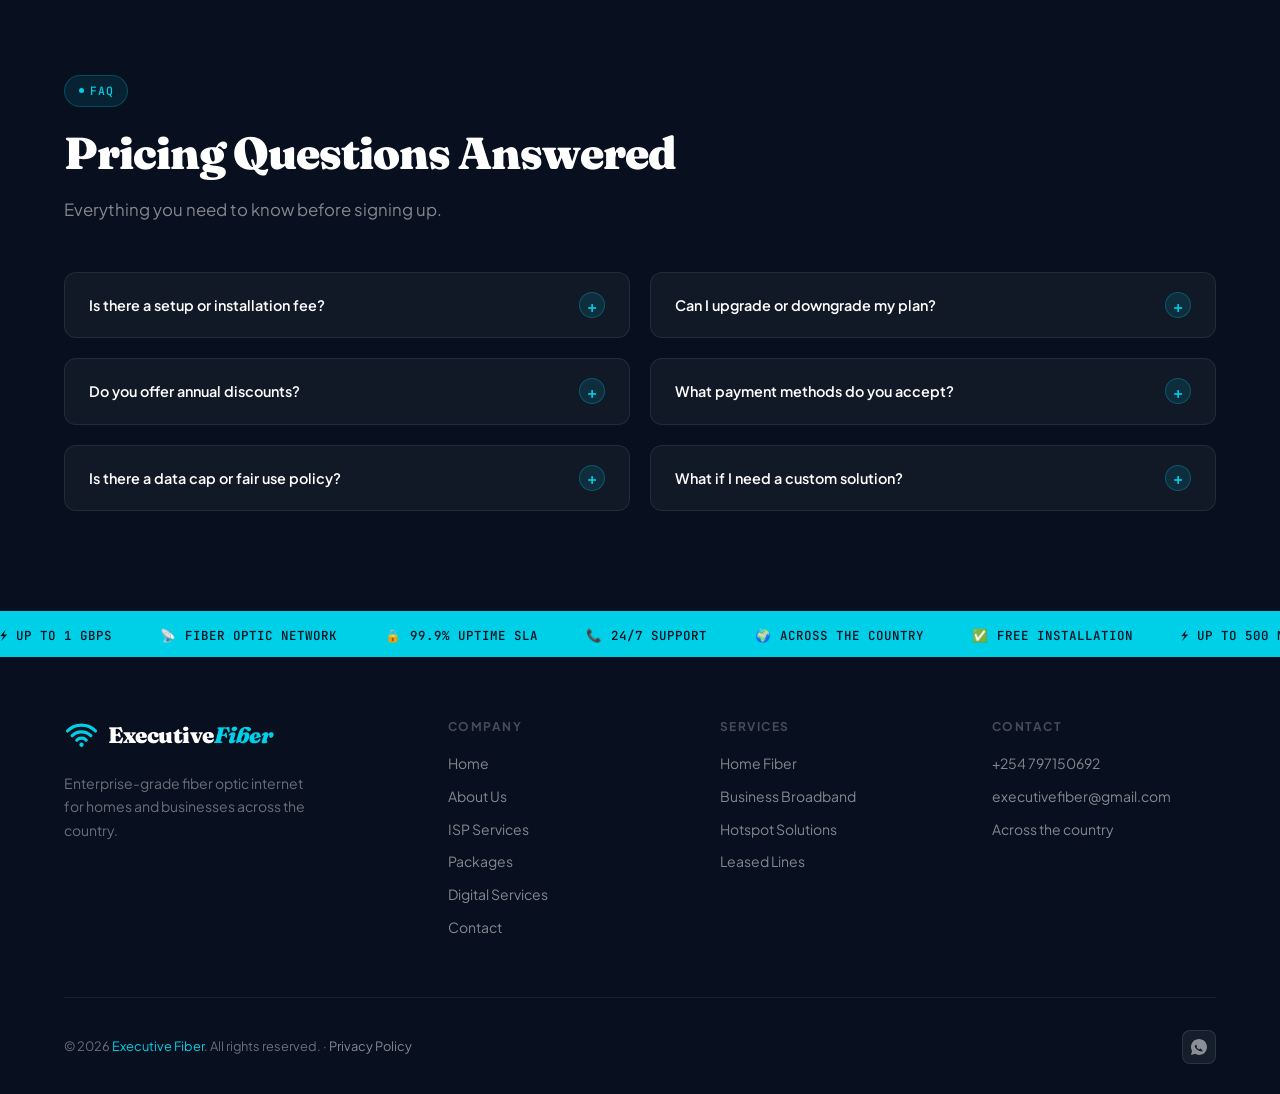
<file: packages.html>
<!DOCTYPE html>
<html lang="en">
<head>
<meta charset="UTF-8">
<meta name="viewport" content="width=device-width, initial-scale=1.0">
<title>Packages — Executive Fiber</title>
<link rel="icon" href="/favicon.ico" sizes="any">
<link rel="icon" type="image/png" sizes="32x32" href="/favicon-32x32.png">
<link rel="icon" type="image/png" sizes="16x16" href="/favicon-16x16.png">
<link rel="apple-touch-icon" href="/apple-touch-icon.png">
<meta name="theme-color" content="#080F1E">
<meta name="description" content="Compare Executive Fiber internet packages from 10 Mbps to 500 Mbps, with unlimited data, free installation and no lock-in contracts.">
<meta property="og:type" content="website">
<meta property="og:site_name" content="Executive Fiber">
<meta property="og:title" content="Packages — Executive Fiber">
<meta property="og:description" content="Compare Executive Fiber internet packages from 10 Mbps to 500 Mbps, with unlimited data, free installation and no lock-in contracts.">
<link rel="preconnect" href="https://fonts.googleapis.com">
<link rel="preconnect" href="https://fonts.gstatic.com" crossorigin>
<link rel="stylesheet" href="https://fonts.googleapis.com/css2?family=Fraunces:ital,wght@0,700;0,900;1,700;1,900&amp;family=Plus+Jakarta+Sans:wght@300;400;500;600;700;800&amp;family=JetBrains+Mono:wght@400;500&amp;display=swap">
<link rel="stylesheet" href="ef-shared.css">
<script src="ef-shared.js" defer></script>
<style>
.page-hero {
  background: var(--navy); padding: 160px 5% 100px;
  position: relative; overflow: hidden;
}
.page-hero::before {
  content:''; position:absolute; top:-150px; right:-200px;
  width:600px; height:600px;
  background:radial-gradient(circle,rgba(0,207,232,0.08),transparent 70%);
  border-radius:50%;
}
.page-hero-inner { position:relative; z-index:1; max-width:700px; }
.page-hero h1 { font-family:var(--font-display); font-size:clamp(2.8rem,6vw,5rem); font-weight:900; 
color:var(--white); line-height:1.05; letter-spacing:-2px; margin-bottom:1.25rem; }
.page-hero h1 em { font-style:italic; color:var(--cyan); }
.page-hero p { font-size:1.1rem; color:rgba(255,255,255,0.55); max-width:520px; line-height:1.8; }

/* TOGGLE */
.plan-toggle { background:var(--offwhite); padding:40px 5% 0; display:flex; justify-content:center; }
.toggle-wrap { display:inline-flex; background:var(--white); border:2px solid var(--border); border-radius:12px; padding:4px; gap:4px; }
.toggle-btn { padding:0.6rem 1.8rem; border-radius:8px; border:none; font-family:var(--font-body); font-size:0.875rem; font-weight:600; 
cursor:pointer; transition:all 0.2s; background:transparent; color:var(--gray); }
.toggle-btn.active { background:var(--navy); color:var(--white); }
.save-badge { font-family:var(--font-mono); font-size:0.65rem; background:rgba(0,207,232,0.15); 
color:var(--cyan); border:1px solid rgba(0,207,232,0.3); padding:0.15rem 0.5rem; border-radius:20px; margin-left:0.4rem; }

/* PACKAGES GRID */
.packages-section { background:var(--offwhite); padding:40px 5% 100px; }
.pkg-grid { display:grid; grid-template-columns:repeat(3,1fr); gap:1.5rem; }
.pkg-card {
  background:var(--white); border:2px solid var(--border);
  border-radius:20px; padding:2.5rem; position:relative;
  transition:all 0.3s; display:flex; flex-direction:column;
}
.pkg-card:hover { transform:translateY(-6px); box-shadow:0 24px 60px rgba(21,71,184,0.1); border-color:rgba(21,71,184,0.2); }
.pkg-card.featured { background:var(--navy); border-color:var(--blue); color:var(--white); }
.pkg-card.featured:hover { box-shadow:0 24px 60px rgba(0,207,232,0.15); border-color:var(--cyan); }
.pkg-badge { position:absolute; top:-14px; left:50%; transform:translateX(-50%); background:var(--cyan); color:var(--navy); 
font-family:var(--font-mono); font-size:0.68rem; font-weight:700; letter-spacing:0.1em; text-transform:uppercase; 
padding:0.3rem 1rem; border-radius:20px; white-space:nowrap; }
.pkg-tier { font-family:var(--font-mono); font-size:0.72rem; letter-spacing:0.1em; text-transform:uppercase; color:var(--lgray); margin-bottom:0.75rem; }
.pkg-card.featured .pkg-tier { color:rgba(255,255,255,0.35); }
.pkg-speed { font-family:var(--font-display); font-size:4rem; font-weight:900; color:var(--blue); line-height:1; }
.pkg-card.featured .pkg-speed { color:var(--cyan); }
.pkg-speed-unit { font-family:var(--font-mono); font-size:0.9rem; color:var(--lgray); margin-left:0.25rem; }
.pkg-card.featured .pkg-speed-unit { color:rgba(255,255,255,0.4); }
.pkg-divider { height:1px; background:var(--border); margin:1.5rem 0; }
.pkg-card.featured .pkg-divider { background:rgba(255,255,255,0.08); }
.pkg-price { font-family:var(--font-display); font-size:2.2rem; font-weight:900; color:var(--navy); }
.pkg-card.featured .pkg-price { color:var(--white); }
.pkg-period { font-size:0.85rem; color:var(--lgray); font-weight:400; margin-left:0.25rem; }
.pkg-card.featured .pkg-period { color:rgba(255,255,255,0.4); }
.pkg-annual { font-family:var(--font-mono); font-size:0.72rem; color:var(--cyan); margin-top:0.3rem; display:block; min-height:1rem; }
.pkg-features { list-style:none; margin:1.5rem 0; display:flex; flex-direction:column; gap:0.7rem; flex:1; }
.pkg-features li { font-size:0.875rem; color:var(--gray); display:flex; align-items:flex-start; gap:0.6rem; line-height:1.5; }
.pkg-card.featured .pkg-features li { color:rgba(255,255,255,0.65); }
.pkg-features li .check { color:var(--blue); font-weight:800; flex-shrink:0; font-size:0.8rem; margin-top:1px; }
.pkg-card.featured .pkg-features li .check { color:var(--cyan); }
.pkg-cta { display:block; text-align:center; padding:0.9rem; border-radius:10px; font-family:var(--font-body); 
font-weight:700; font-size:0.9rem; text-decoration:none; transition:all 0.22s; margin-top:auto; border:2px solid var(--blue); color:var(--blue); }
.pkg-cta:hover { background:var(--blue); color:var(--white); }
.pkg-card.featured .pkg-cta { background:var(--cyan); border-color:var(--cyan); color:var(--navy); }
.pkg-card.featured .pkg-cta:hover { background:#00e5ff; }

/* contrast fixes */
.pkg-card:not(.featured) .pkg-annual { color: var(--blue); }
.toggle-btn:not(.active) .save-badge { color: var(--blue); background: rgba(21,71,184,0.08); border-color: rgba(21,71,184,0.25); }

/* COMPARISON TABLE */
.compare { background:var(--white); padding:100px 5%; }
.compare-table { width:100%; border-collapse:collapse; margin-top:3rem; }
.compare-table th { padding:1rem 1.5rem; font-family:var(--font-mono); font-size:0.72rem; letter-spacing:0.08em; 
text-transform:uppercase; color:var(--lgray); border-bottom:2px solid var(--border); text-align:left; }
.compare-table th:not(:first-child) { text-align:center; }
.compare-table td { padding:0.9rem 1.5rem; font-size:0.875rem; border-bottom:1px solid var(--border); color:var(--gray); }
.compare-table td:not(:first-child) { text-align:center; font-weight:600; color:var(--navy); }
.compare-table tr:hover td { background:var(--offwhite); }
.compare-table .feature-name { font-weight:500; color:var(--navy); }
.compare-table .yes { color:var(--blue); font-size:1rem; }
.compare-table .no { color:var(--lgray); font-size:1rem; }
.compare-table .highlight-col { background:rgba(21,71,184,0.03); }

/* FAQ */
.pkg-faq { background:var(--navy); padding:100px 5%; }
.pkg-faq h2 { color:var(--white); }
.pkg-faq .lead { color:rgba(255,255,255,0.5); }
.faq-grid { display:grid; grid-template-columns:1fr 1fr; gap:1.25rem; }
.faq-item { background:rgba(255,255,255,0.04); border:1px solid rgba(255,255,255,0.08); border-radius:12px; overflow:hidden; }
.faq-q { width:100%; display:flex; align-items:center; justify-content:space-between; padding:1.2rem 1.5rem; 
background:none; border:none; cursor:pointer; text-align:left; color:var(--white); font-family:var(--font-body); font-size:0.9rem; 
font-weight:600; gap:1rem; transition:background 0.2s; }
.faq-q:hover { background:rgba(255,255,255,0.03); }
.faq-icon { width:26px; height:26px; border-radius:50%; background:rgba(0,207,232,0.12); border:1px solid rgba(0,207,232,0.25); 
display:flex; align-items:center; justify-content:center; flex-shrink:0; color:var(--cyan); font-size:1rem; transition:transform 0.3s; }
.faq-item.open .faq-icon { transform:rotate(45deg); }
.faq-a { max-height:0; overflow:hidden; transition:max-height 0.35s ease,padding 0.3s; padding:0 1.5rem; 
color:rgba(255,255,255,0.55); font-size:0.875rem; line-height:1.75; }
.faq-item.open .faq-a { max-height:200px; padding:0 1.5rem 1.2rem; }

@media(max-width:900px){
  .pkg-grid{grid-template-columns:1fr}
  .faq-grid{grid-template-columns:1fr}
  .compare-table{display:block;overflow-x:auto}
}


</style>
</head>
<body>

<nav>
  <a href="index.html" class="logo"><img src="images/logo-mark.svg" alt="" class="logo-img" width="38" height="28"><span class="logo-text">Executive<em>Fiber</em></span></a>
  <ul>
    <li><a href="index.html">Home</a></li>
    <li><a href="about.html">About</a></li>
    <li><a href="services.html">ISP Services</a></li>
    <li><a href="packages.html" class="active">Packages</a></li>
    <li><a href="digital.html">Digital</a></li>
    <li><a href="contact.html" class="nav-cta">Get Connected</a></li>
  </ul>
  <button type="button" class="hamburger" id="hamburger" onclick="toggleNav()" aria-label="Menu" aria-expanded="false" aria-controls="mobile-nav">
    <span></span>
    <span></span>
    <span></span>
  </button>
</nav>
<div class="mobile-nav" id="mobile-nav">
  <a href="index.html">Home</a>
  <a href="about.html">About</a>
  <a href="services.html">ISP Services</a>
  <a href="packages.html" class="active">Packages</a>
  <a href="digital.html">Digital</a>
  <a href="contact.html" class="mob-cta">Get Connected</a>
</div>

<div class="page-hero">
  <div class="page-hero-inner">
    <div class="tag">Pricing</div>
    <h1>Simple Plans,<br><em>Real</em> Speeds.</h1>
    <p>No hidden fees. No throttling. No contracts required. Choose the plan that fits your life or business and get online in 48 hours.</p>
  </div>
</div>

<div class="plan-toggle">
  <div class="toggle-wrap">
    <button type="button" class="toggle-btn active" aria-pressed="true" onclick="setMonthly()">Monthly</button>
    <button type="button" class="toggle-btn" aria-pressed="false" onclick="setAnnual()">Annual <span class="save-badge">SAVE 15%</span></button>
  </div>
</div>

<!-- PACKAGES -->
<section class="packages-section">
  <div class="pkg-grid">
    <div class="pkg-card">
      <div class="pkg-tier">Starter</div>
      <div><span class="pkg-speed">10</span><span class="pkg-speed-unit">Mbps</span></div>
      <div class="pkg-divider"></div>
      <div><span class="pkg-price">KSh 1,500</span><span class="pkg-period">/ month</span></div>
      <span class="pkg-annual" id="annual-1"></span>
      <ul class="pkg-features">
        <li><span class="check">✓</span>10 Mbps Symmetrical</li>
        <li><span class="check">✓</span>Unlimited Data</li>
        <li><span class="check">✓</span>Free Installation</li>
        <li><span class="check">✓</span>WiFi Router Included</li>
        <li><span class="check">✓</span>Email & Phone Support</li>
        <li><span class="check">✓</span>No Lock-in Contract</li>
      </ul>
      <a href="contact.html?plan=starter" class="pkg-cta">Get Started</a>
    </div>




    <div class="pkg-card featured">
      <div class="pkg-badge">Most Popular</div>
      <div class="pkg-tier">Basic</div>
      <div><span class="pkg-speed">20</span><span class="pkg-speed-unit">Mbps</span></div>
      <div class="pkg-divider"></div>
      <div><span class="pkg-price">KSh 2,500</span><span class="pkg-period">/ month</span></div>
      <span class="pkg-annual" id="annual-2"></span>
      <ul class="pkg-features">
        <li><span class="check">✓</span>20 Mbps Symmetrical</li>
        <li><span class="check">✓</span>Unlimited Data</li>
        <li><span class="check">✓</span>Free Installation</li>
        <li><span class="check">✓</span>Business Router Included</li>
        <li><span class="check">✓</span>Static IP Address</li>
        <li><span class="check">✓</span>Priority 24/7 Support</li>
        <li><span class="check">✓</span>99.9% Uptime SLA</li>
        <li><span class="check">✓</span>Dedicated Account Manager</li>
      </ul>
      <a href="contact.html?plan=basic" class="pkg-cta">Get Started</a>
    </div>





    <div class="pkg-card">
      <div class="pkg-tier">Enterprise</div>
      <div><span class="pkg-speed">50</span><span class="pkg-speed-unit">Mbps</span></div>
      <div class="pkg-divider"></div>
      <div><span class="pkg-price">KSh 6,500</span><span class="pkg-period">/ month</span></div>
      <span class="pkg-annual" id="annual-3"></span>
      <ul class="pkg-features">
        <li><span class="check">✓</span>50 Mbps Dedicated Line</li>
        <li><span class="check">✓</span>Unlimited Data</li>
        <li><span class="check">✓</span>Free Installation</li>
        <li><span class="check">✓</span>Enterprise Router & Firewall</li>
        <li><span class="check">✓</span>Static IP Address</li>
        <li><span class="check">✓</span>Priority 24/7 Support</li>
        <li><span class="check">✓</span>99.99% Uptime SLA</li>
        <li><span class="check">✓</span>On-site Engineer Support</li>
      </ul>
      <a href="contact.html?plan=enterprise-50" class="pkg-cta">Get Started</a>
    </div>


    <div class="pkg-card featured">
      <div class="pkg-tier">Business</div>
      <div><span class="pkg-speed">100</span><span class="pkg-speed-unit">Mbps</span></div>
      <div class="pkg-divider"></div>
      <div><span class="pkg-price">KSh 9,500</span><span class="pkg-period">/ month</span></div>
      <span class="pkg-annual" id="annual-4"></span>
      <ul class="pkg-features">
        <li><span class="check">✓</span>100 Mbps Dedicated Line</li>
        <li><span class="check">✓</span>Unlimited Data</li>
        <li><span class="check">✓</span>Free Installation</li>
        <li><span class="check">✓</span>Business Router Included</li>
        <li><span class="check">✓</span>Multiple Static IPs</li>
        <li><span class="check">✓</span>Priority 24/7 Support</li>
        <li><span class="check">✓</span>99.9% Uptime SLA</li>
        <li><span class="check">✓</span>Dedicated Account Manager</li>
      </ul>
      <a href="contact.html?plan=business-100" class="pkg-cta">Get Started</a>
    </div>



 <div class="pkg-card">
      <div class="pkg-tier">Business</div>
      <div><span class="pkg-speed">250</span><span class="pkg-speed-unit">Mbps</span></div>
      <div class="pkg-divider"></div>
      <div><span class="pkg-price">KSh 13,500</span><span class="pkg-period">/ month</span></div>
      <span class="pkg-annual" id="annual-5"></span>
      <ul class="pkg-features">
        <li><span class="check">✓</span>250 Mbps Dedicated Line</li>
        <li><span class="check">✓</span>Unlimited Data</li>
        <li><span class="check">✓</span>Free Installation</li>
        <li><span class="check">✓</span>Enterprise Router & Firewall</li>
        <li><span class="check">✓</span>Multiple Static IPs</li>
        <li><span class="check">✓</span>Priority 24/7 Support</li>
        <li><span class="check">✓</span>99.99% Uptime SLA</li>
        <li><span class="check">✓</span>On-site Engineer Support</li>
      </ul>
      <a href="contact.html?plan=business-250" class="pkg-cta">Get Started</a>
    </div>

<div class="pkg-card featured">
      <div class="pkg-tier">Business</div>
      <div><span class="pkg-speed">500</span><span class="pkg-speed-unit">Mbps</span></div>
      <div class="pkg-divider"></div>
      <div><span class="pkg-price">KSh 18,500</span><span class="pkg-period">/ month</span></div>
      <span class="pkg-annual" id="annual-6"></span>
      <ul class="pkg-features">
        <li><span class="check">✓</span>500 Mbps Dedicated Line</li>
        <li><span class="check">✓</span>Unlimited Data</li>
        <li><span class="check">✓</span>Free Installation</li>
        <li><span class="check">✓</span>Business Router Included</li>
        <li><span class="check">✓</span>Multiple Static IPs</li>
        <li><span class="check">✓</span>Priority 24/7 Support</li>
        <li><span class="check">✓</span>99.9% Uptime SLA</li>
        <li><span class="check">✓</span>Dedicated Account Manager</li>
      </ul>
      <a href="contact.html?plan=business-500" class="pkg-cta">Get Started</a>
    </div>


  </div>
</section>

<!-- COMPARISON TABLE -->
<section class="compare">
  <div class="tag">Compare</div>
  <h2>Feature Comparison</h2>
  <p class="lead">See exactly what's included in each plan.</p>
  <table class="compare-table">
    <thead>
      <tr>
        <th>Feature</th>
        <th>Starter</th>
        <th class="highlight-col">Basic</th>
        <th>Enterprise</th>
        <th>Business</th>
        <th>Business</th>
        <th>Business</th>
      </tr>
    </thead>
    <tbody>
      <tr><td class="feature-name">Download Speed</td><td>10 Mbps</td><td class="highlight-col">20 Mbps</td><td>50 Mbps</td>
      <td>100 Mbps</td><td>250 Mbps</td><td>500 Mbps</td></tr>
      <tr><td class="feature-name">Upload Speed</td><td>7 Mbps</td><td class="highlight-col">15 Mbps</td><td>40 Mbps</td>
      <td>80 Mbps</td><td>230 Mbps</td><td>450 Mbps</td></tr>
      <tr><td class="feature-name">Data Cap</td><td>Unlimited</td><td class="highlight-col">Unlimited</td><td>Unlimited</td>
      <td>Unlimited</td><td>Unlimited</td><td>Unlimited</td></tr>
      <tr><td class="feature-name">Static IP</td><td class="no">—</td><td class="highlight-col yes">✓</td><td class="yes">✓</td>
      <td class="yes">✓</td><td class="yes">✓</td><td class="yes">✓</td></tr>
      <tr><td class="feature-name">Uptime SLA</td><td>99%</td><td class="highlight-col">99.9%</td><td>99.99%</td>
      <td>99.99%</td><td>99.99%</td><td>99.99%</td></tr>
      <tr><td class="feature-name">Support</td><td>Email & Phone</td><td class="highlight-col">Priority 24/7</td><td>Priority 24/7</td>
      <td>Priority 24/7</td><td>Priority 24/7</td><td>Priority 24/7</td></tr>
      <tr><td class="feature-name">Account Manager</td><td class="no">—</td><td class="highlight-col yes">✓</td><td class="yes">✓</td>
      <td class="yes">✓</td><td class="yes">✓</td><td class="yes">✓</td></tr>
      <tr><td class="feature-name">Router Included</td><td class="yes">✓</td><td class="highlight-col yes">✓</td><td class="yes">✓</td>
      <td class="yes">✓</td><td class="yes">✓</td><td class="yes">✓</td></tr>
      <tr><td class="feature-name">Managed Firewall</td><td class="no">—</td><td class="highlight-col no">Add-on</td><td class="yes">✓</td>
      <td class="yes">✓</td><td class="yes">✓</td><td class="yes">✓</td></tr>
      <tr><td class="feature-name">Installation</td><td>Free</td><td class="highlight-col">Free</td><td>Free</td>
      <td>Free</td><td>Free</td><td>Free</td></tr>
      <tr><td class="feature-name">Contract Required</td><td class="no">None</td><td class="highlight-col no">None</td><td class="no">None</td>
      <td class="no">None</td><td class="no">None</td><td class="no">None</td></tr>
    </tbody>
  </table>
</section>

<!-- FAQ -->
<section class="pkg-faq">
  <div class="tag">FAQ</div>
  <h2>Pricing Questions Answered</h2>
  <p class="lead">Everything you need to know before signing up.</p>
  <div class="faq-grid">
    <div class="faq-item">
      <button class="faq-q" aria-expanded="false" onclick="toggleFaq(this)">Is there a setup or installation fee?<div class="faq-icon">+</div></button>
      <div class="faq-a">No. Installation is completely free on all plans. There are no hidden setup fees or activation charges.</div>
    </div>
    <div class="faq-item">
      <button class="faq-q" aria-expanded="false" onclick="toggleFaq(this)">Can I upgrade or downgrade my plan?<div class="faq-icon">+</div></button>
      <div class="faq-a">Yes. You can upgrade at any time and it takes effect within 24 hours. Downgrades take effect at the start of your next billing cycle.</div>
    </div>
    <div class="faq-item">
      <button class="faq-q" aria-expanded="false" onclick="toggleFaq(this)">Do you offer annual discounts?<div class="faq-icon">+</div></button>
      <div class="faq-a">Yes — pay annually and save 15% on any plan. Contact us or select the annual billing option above to see the discounted prices.</div>
    </div>
    <div class="faq-item">
      <button class="faq-q" aria-expanded="false" onclick="toggleFaq(this)">What payment methods do you accept?<div class="faq-icon">+</div></button>
      <div class="faq-a">We accept M-Pesa, bank transfer, and cash payments. Monthly billing runs on the same date each month.</div>
    </div>
    <div class="faq-item">
      <button class="faq-q" aria-expanded="false" onclick="toggleFaq(this)">Is there a data cap or fair use policy?<div class="faq-icon">+</div></button>
      <div class="faq-a">No data caps on any plan. We never throttle based on usage. The speed you pay for is what you get all month long.</div>
    </div>
    <div class="faq-item">
      <button class="faq-q" aria-expanded="false" onclick="toggleFaq(this)">What if I need a custom solution?<div class="faq-icon">+</div></button>
      <div class="faq-a">Contact our sales team for a custom quote. We handle multi-site setups, dedicated leased lines, 
        hotspot deployments, and anything that doesn't fit a standard package.</div>
    </div>
  </div>
</section>

<div class="speed-ticker">
  <div class="ticker-inner">
    <span class="ticker-item">⚡ UP TO 1 GBPS</span><span class="ticker-item">📡 FIBER OPTIC NETWORK</span>
    <span class="ticker-item">🔒 99.9% UPTIME SLA</span><span class="ticker-item">📞 24/7 SUPPORT</span>
    <span class="ticker-item">🌍 ACROSS THE COUNTRY</span><span class="ticker-item">✅ FREE INSTALLATION</span>
    <span class="ticker-item">⚡ UP TO 500 MBPS</span><span class="ticker-item">📡 FIBER OPTIC NETWORK</span>
    <span class="ticker-item">🔒 99.9% UPTIME SLA</span><span class="ticker-item">📞 24/7 SUPPORT</span>
    <span class="ticker-item">🌍 ACROSS THE COUNTRY</span><span class="ticker-item">✅ FREE INSTALLATION</span>
  </div>
</div>
<footer>
  <div class="footer-top">
    <div class="footer-brand"><a href="index.html" class="logo"><img src="images/logo-mark.svg" alt="" class="logo-img" width="38" height="28"><span class="logo-text">Executive<em>Fiber</em></span></a>
      <p>Enterprise-grade fiber optic internet for homes and businesses across the country.</p></div>
    <div class="footer-col"><h4>Company</h4>
      <a href="index.html">Home</a>
      <a href="about.html">About Us</a>
      <a href="services.html">ISP Services</a>
      <a href="packages.html">Packages</a>
      <a href="digital.html">Digital Services</a>
      <a href="contact.html">Contact</a></div>


    <div class="footer-col"><h4>Services</h4>
      <a href="services.html#home-fiber">Home Fiber</a>
      <a href="services.html#business-broadband">Business Broadband</a>
      <a href="services.html#hotspot">Hotspot Solutions</a>
      <a href="services.html#leased-lines">Leased Lines</a>
    </div>
    <div class="footer-col"><h4>Contact</h4>
      <a href="tel:+254797150692">+254 797150692</a>
      <a href="mailto:executivefiber@gmail.com">executivefiber@gmail.com</a>
      <a href="contact.html">Across the country</a>
    </div>
  </div>
  <div class="footer-bottom"><p>© 2026 <span>Executive Fiber</span>. All rights reserved. · <a href="privacy.html">Privacy Policy</a></p>


     <div class="footer-socials">
  <!-- WhatsApp -->
<a href="https://wa.me/254797150692" title="WhatsApp" aria-label="WhatsApp" target="_blank" rel="noopener">
  <svg width="16" height="16" viewBox="0 0 32 32" fill="currentColor">
    <path d="M16 0C7.163 0 0 7.163 0 16c0 2.833.742 5.49 2.043 7.796L.057 31.943l8.418-2.203A15.933 15.933 0 0 0 16 32c8.837 0 16-7.163 16-16S24.837 0 16 0zm8.006 22.906c-.334.940-1.956 1.846-2.686 1.962-.73.116-1.64.165-2.647-.166-1.007-.33-2.295-.77-3.953-1.507-3.29-1.462-5.44-4.77-5.604-4.992-.163-.222-1.33-1.77-1.33-3.376s.842-2.396 1.14-2.722c.298-.327.65-.409.866-.409.217 0 .434.002.624.01.2.01.468-.076.733.559.275.658.933 2.276.933 2.442 0 .166-.083.373-.249.597-.166.222-.249.36-.415.555-.166.194-.35.41-.149.804.2.394.892 1.47 1.915 2.381 1.315 1.173 2.424 1.536 2.773 1.709.35.174.554.145.757-.083.2-.228.865-.997 1.096-1.34.23-.342.46-.285.773-.171.313.114 1.99.938 2.33 1.109.34.17.568.256.651.398.083.143.083.826-.25 1.767z"/>
  </svg>
</a>
    </div>
  </div>
</footer>

<script>
function toggleFaq(btn){
  const item = btn.parentElement;
  const isOpen = item.classList.contains('open');
  document.querySelectorAll('.faq-item').forEach(i => {
    i.classList.remove('open');
    i.querySelector('.faq-q').setAttribute('aria-expanded', 'false');
  });
  if (!isOpen) { item.classList.add('open'); btn.setAttribute('aria-expanded', 'true'); }
}

// Monthly prices (KSh). Annual = 15% off, shown per month, with the yearly total underneath.
const MONTHLY = [1500, 2500, 6500, 9500, 13500, 18500];
const ANNUAL_DISCOUNT = 0.15;
const ksh = n => 'KSh ' + n.toLocaleString('en-US');

function setBilling(annual){
  const btns = document.querySelectorAll('.toggle-btn');
  btns[0].classList.toggle('active', !annual);
  btns[1].classList.toggle('active', annual);
  btns[0].setAttribute('aria-pressed', String(!annual));
  btns[1].setAttribute('aria-pressed', String(annual));
  const prices = document.querySelectorAll('.pkg-price');
  MONTHLY.forEach((m, i) => {
    const perMonth = annual ? Math.round(m * (1 - ANNUAL_DISCOUNT)) : m;
    prices[i].textContent = ksh(perMonth);
    document.getElementById('annual-' + (i + 1)).textContent = annual ? ksh(perMonth * 12) + ' billed annually' : '';
  });
}
function setMonthly(){ setBilling(false); }
function setAnnual(){ setBilling(true); }
</script>

</body>
</html>
</file>
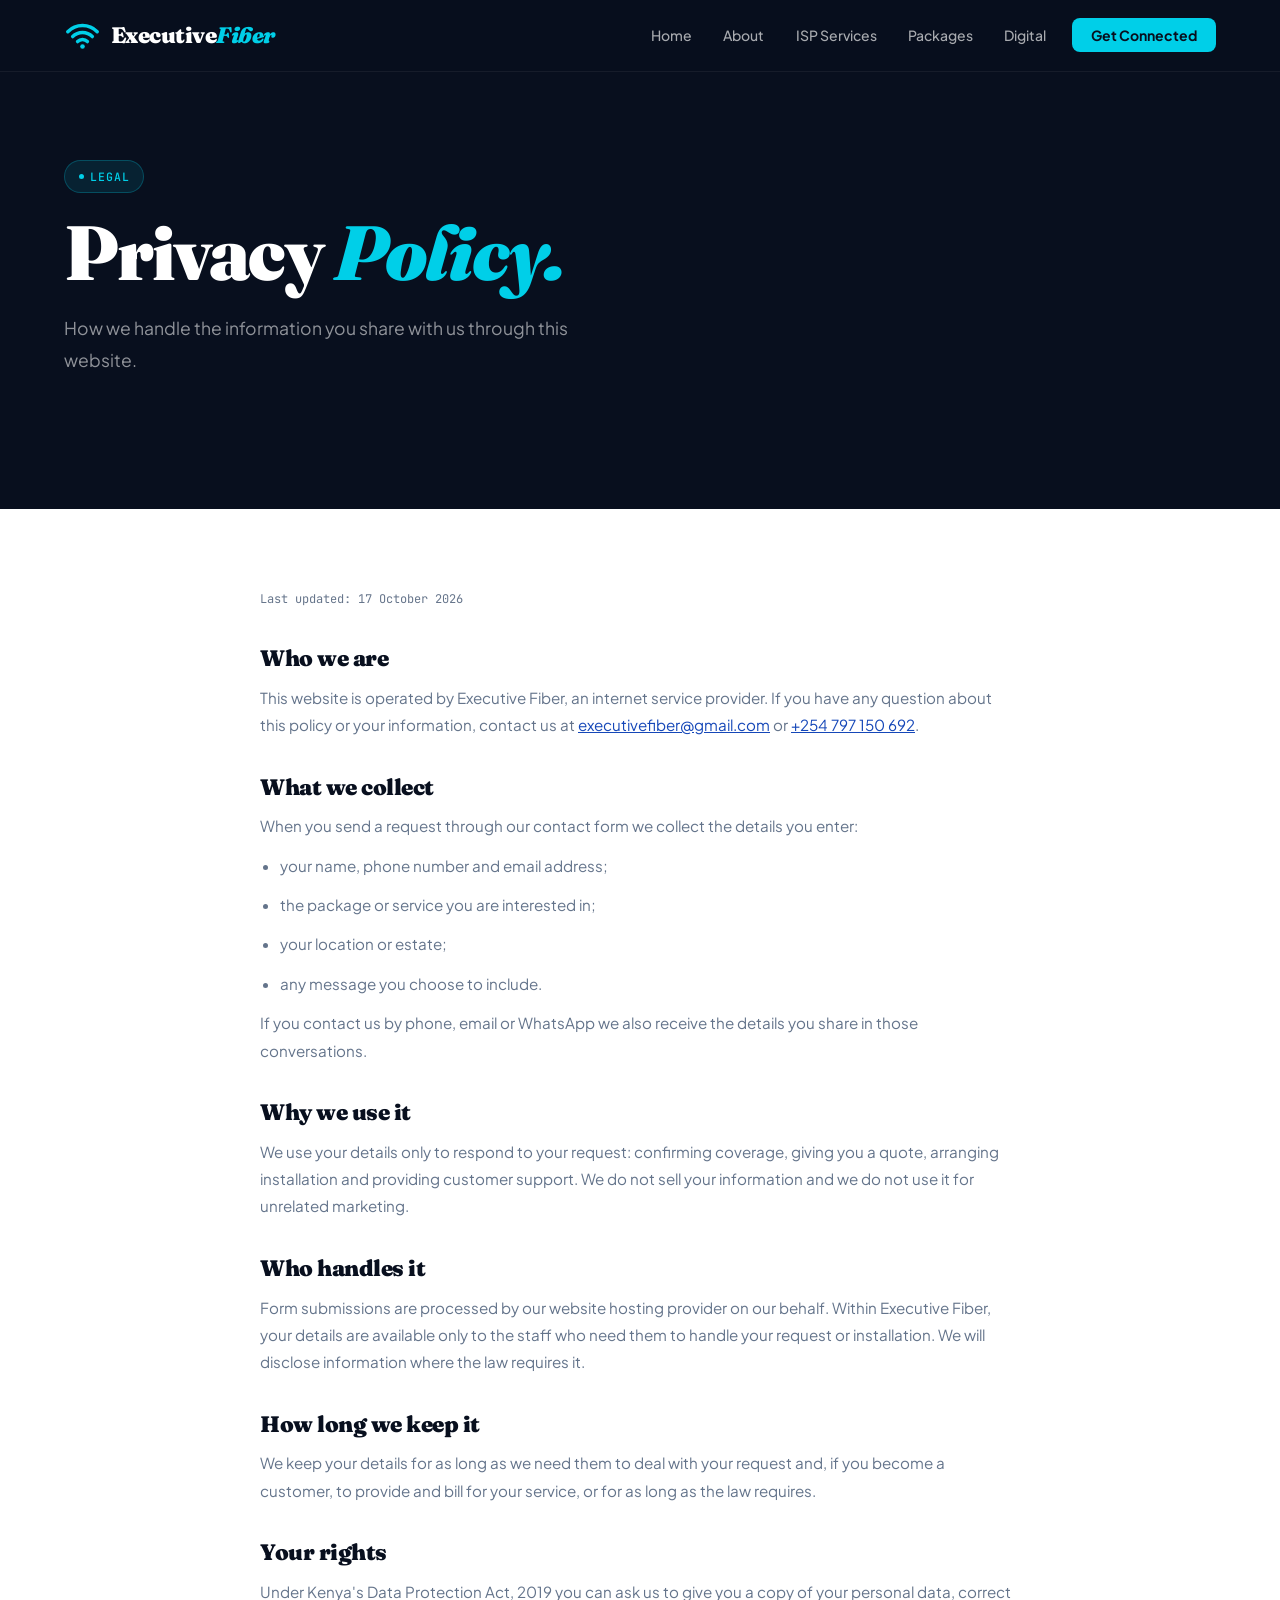
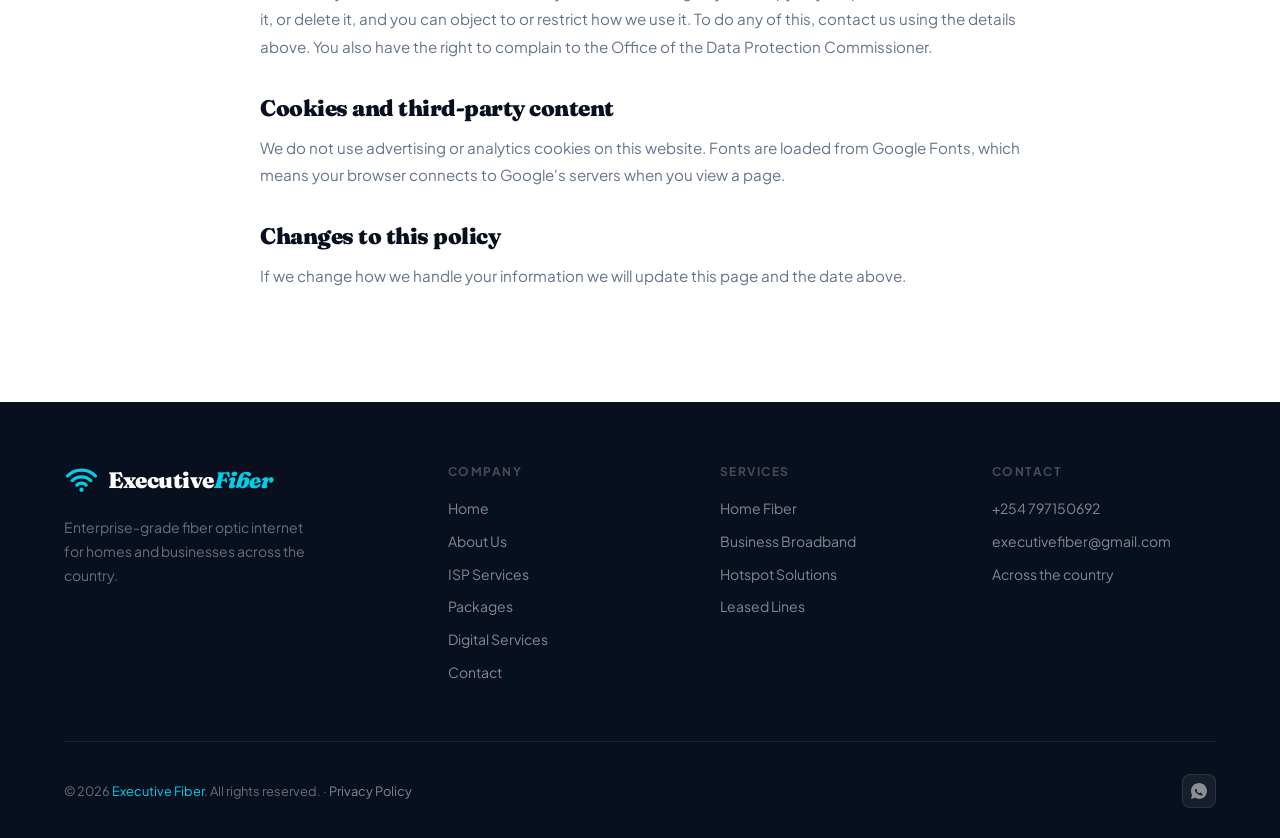
<file: privacy.html>
<!DOCTYPE html>
<html lang="en">
<head>
<meta charset="UTF-8">
<meta name="viewport" content="width=device-width, initial-scale=1.0">
<title>Privacy Policy — Executive Fiber</title>
<link rel="icon" href="/favicon.ico" sizes="any">
<link rel="icon" type="image/png" sizes="32x32" href="/favicon-32x32.png">
<link rel="icon" type="image/png" sizes="16x16" href="/favicon-16x16.png">
<link rel="apple-touch-icon" href="/apple-touch-icon.png">
<meta name="theme-color" content="#080F1E">
<meta name="description" content="How Executive Fiber collects, uses and protects the personal information you share with us through this website.">
<meta property="og:type" content="website">
<meta property="og:site_name" content="Executive Fiber">
<meta property="og:title" content="Privacy Policy — Executive Fiber">
<meta property="og:description" content="How Executive Fiber collects, uses and protects the personal information you share with us through this website.">
<link rel="preconnect" href="https://fonts.googleapis.com">
<link rel="preconnect" href="https://fonts.gstatic.com" crossorigin>
<link rel="stylesheet" href="https://fonts.googleapis.com/css2?family=Fraunces:ital,wght@0,700;0,900;1,700;1,900&amp;family=Plus+Jakarta+Sans:wght@300;400;500;600;700;800&amp;family=JetBrains+Mono:wght@400;500&amp;display=swap">
<link rel="stylesheet" href="ef-shared.css">
<script src="ef-shared.js" defer></script>
<style>
.page-hero { background: var(--navy); padding: 160px 5% 100px; position: relative; overflow: hidden; }
.page-hero-inner { position: relative; z-index: 1; max-width: 700px; }
.page-hero h1 { font-family: var(--font-display); font-size: clamp(2.8rem,6vw,5rem); font-weight: 900; color: var(--white); line-height: 1.05; letter-spacing: -2px; margin-bottom: 1.25rem; }
.page-hero h1 em { font-style: italic; color: var(--cyan); }
.page-hero p { font-size: 1.1rem; color: rgba(255,255,255,0.55); max-width: 520px; line-height: 1.8; margin-bottom: 2rem; }
.page-hero .btn { margin-right: 0.75rem; margin-bottom: 0.75rem; }
.legal { background: var(--white); padding: 80px 5% 100px; }
.legal-inner { max-width: 760px; margin: 0 auto; }
.legal h2 { font-size: 1.4rem; letter-spacing: -0.5px; margin: 2.25rem 0 0.75rem; }
.legal p, .legal li { color: var(--gray); font-size: 0.95rem; line-height: 1.8; margin-bottom: 0.75rem; }
.legal ul { padding-left: 1.25rem; margin-bottom: 0.75rem; }
.legal a { color: var(--blue); }
.legal .updated { font-family: var(--font-mono); font-size: 0.75rem; color: var(--lgray); }
</style>
</head>
<body>

<nav>
  <a href="index.html" class="logo"><img src="images/logo-mark.svg" alt="" class="logo-img" width="38" height="28"><span class="logo-text">Executive<em>Fiber</em></span></a>
  <ul>
    <li><a href="index.html">Home</a></li>
    <li><a href="about.html">About</a></li>
    <li><a href="services.html">ISP Services</a></li>
    <li><a href="packages.html">Packages</a></li>
    <li><a href="digital.html">Digital</a></li>
    <li><a href="contact.html" class="nav-cta">Get Connected</a></li>
  </ul>
  <button type="button" class="hamburger" id="hamburger" onclick="toggleNav()" aria-label="Menu" aria-expanded="false" aria-controls="mobile-nav">
    <span></span>
    <span></span>
    <span></span>
  </button>
</nav>
<div class="mobile-nav" id="mobile-nav">
  <a href="index.html">Home</a>
  <a href="about.html">About</a>
  <a href="services.html">ISP Services</a>
  <a href="packages.html">Packages</a>
  <a href="digital.html">Digital</a>
  <a href="contact.html" class="mob-cta">Get Connected</a>
</div>

<div class="page-hero">
  <div class="page-hero-inner">
    <div class="tag">Legal</div>
    <h1>Privacy <em>Policy.</em></h1>
    <p>How we handle the information you share with us through this website.</p>
  </div>
</div>

<section class="legal">
  <div class="legal-inner">
    <p class="updated">Last updated: 17 October 2026</p>

    <h2>Who we are</h2>
    <p>This website is operated by Executive Fiber, an internet service provider. If you have any question about this policy or your information, contact us at <a href="mailto:executivefiber@gmail.com">executivefiber@gmail.com</a> or <a href="tel:+254797150692">+254 797 150 692</a>.</p>

    <h2>What we collect</h2>
    <p>When you send a request through our contact form we collect the details you enter:</p>
    <ul>
      <li>your name, phone number and email address;</li>
      <li>the package or service you are interested in;</li>
      <li>your location or estate;</li>
      <li>any message you choose to include.</li>
    </ul>
    <p>If you contact us by phone, email or WhatsApp we also receive the details you share in those conversations.</p>

    <h2>Why we use it</h2>
    <p>We use your details only to respond to your request: confirming coverage, giving you a quote, arranging installation and providing customer support. We do not sell your information and we do not use it for unrelated marketing.</p>

    <h2>Who handles it</h2>
    <p>Form submissions are processed by our website hosting provider on our behalf. Within Executive Fiber, your details are available only to the staff who need them to handle your request or installation. We will disclose information where the law requires it.</p>

    <h2>How long we keep it</h2>
    <p>We keep your details for as long as we need them to deal with your request and, if you become a customer, to provide and bill for your service, or for as long as the law requires.</p>

    <h2>Your rights</h2>
    <p>Under Kenya's Data Protection Act, 2019 you can ask us to give you a copy of your personal data, correct it, or delete it, and you can object to or restrict how we use it. To do any of this, contact us using the details above. You also have the right to complain to the Office of the Data Protection Commissioner.</p>

    <h2>Cookies and third-party content</h2>
    <p>We do not use advertising or analytics cookies on this website. Fonts are loaded from Google Fonts, which means your browser connects to Google's servers when you view a page.</p>

    <h2>Changes to this policy</h2>
    <p>If we change how we handle your information we will update this page and the date above.</p>
  </div>
</section>

<footer>
  <div class="footer-top">
    <div class="footer-brand"><a href="index.html" class="logo"><img src="images/logo-mark.svg" alt="" class="logo-img" width="38" height="28"><span class="logo-text">Executive<em>Fiber</em></span></a>
      <p>Enterprise-grade fiber optic internet for homes and businesses across the country.</p></div>
    <div class="footer-col"><h4>Company</h4>
      <a href="index.html">Home</a>
      <a href="about.html">About Us</a>
      <a href="services.html">ISP Services</a>
      <a href="packages.html">Packages</a>
      <a href="digital.html">Digital Services</a>
      <a href="contact.html">Contact</a></div>


    <div class="footer-col"><h4>Services</h4>
      <a href="services.html#home-fiber">Home Fiber</a>
      <a href="services.html#business-broadband">Business Broadband</a>
      <a href="services.html#hotspot">Hotspot Solutions</a>
      <a href="services.html#leased-lines">Leased Lines</a></div>
    <div class="footer-col"><h4>Contact</h4><a href="tel:+254797150692">+254 797150692</a>
      <a href="mailto:executivefiber@gmail.com">executivefiber@gmail.com</a><a href="contact.html">Across the country</a></div>
  </div>
  <div class="footer-bottom"><p>© 2026 <span>Executive Fiber</span>. All rights reserved. · <a href="privacy.html">Privacy Policy</a></p>

    
     <div class="footer-socials">

  <!-- WhatsApp -->
<a href="https://wa.me/254797150692" title="WhatsApp" aria-label="WhatsApp" target="_blank" rel="noopener">
  <svg width="16" height="16" viewBox="0 0 32 32" fill="currentColor">
    <path d="M16 0C7.163 0 0 7.163 0 16c0 2.833.742 5.49 2.043 7.796L.057 31.943l8.418-2.203A15.933 15.933 0 0 0 16 32c8.837 0 16-7.163 16-16S24.837 0 16 0zm8.006 22.906c-.334.940-1.956 1.846-2.686 1.962-.73.116-1.64.165-2.647-.166-1.007-.33-2.295-.77-3.953-1.507-3.29-1.462-5.44-4.77-5.604-4.992-.163-.222-1.33-1.77-1.33-3.376s.842-2.396 1.14-2.722c.298-.327.65-.409.866-.409.217 0 .434.002.624.01.2.01.468-.076.733.559.275.658.933 2.276.933 2.442 0 .166-.083.373-.249.597-.166.222-.249.36-.415.555-.166.194-.35.41-.149.804.2.394.892 1.47 1.915 2.381 1.315 1.173 2.424 1.536 2.773 1.709.35.174.554.145.757-.083.2-.228.865-.997 1.096-1.34.23-.342.46-.285.773-.171.313.114 1.99.938 2.33 1.109.34.17.568.256.651.398.083.143.083.826-.25 1.767z"/>
  </svg>
</a>
  </div>
</footer>

</body>
</html>
</file>
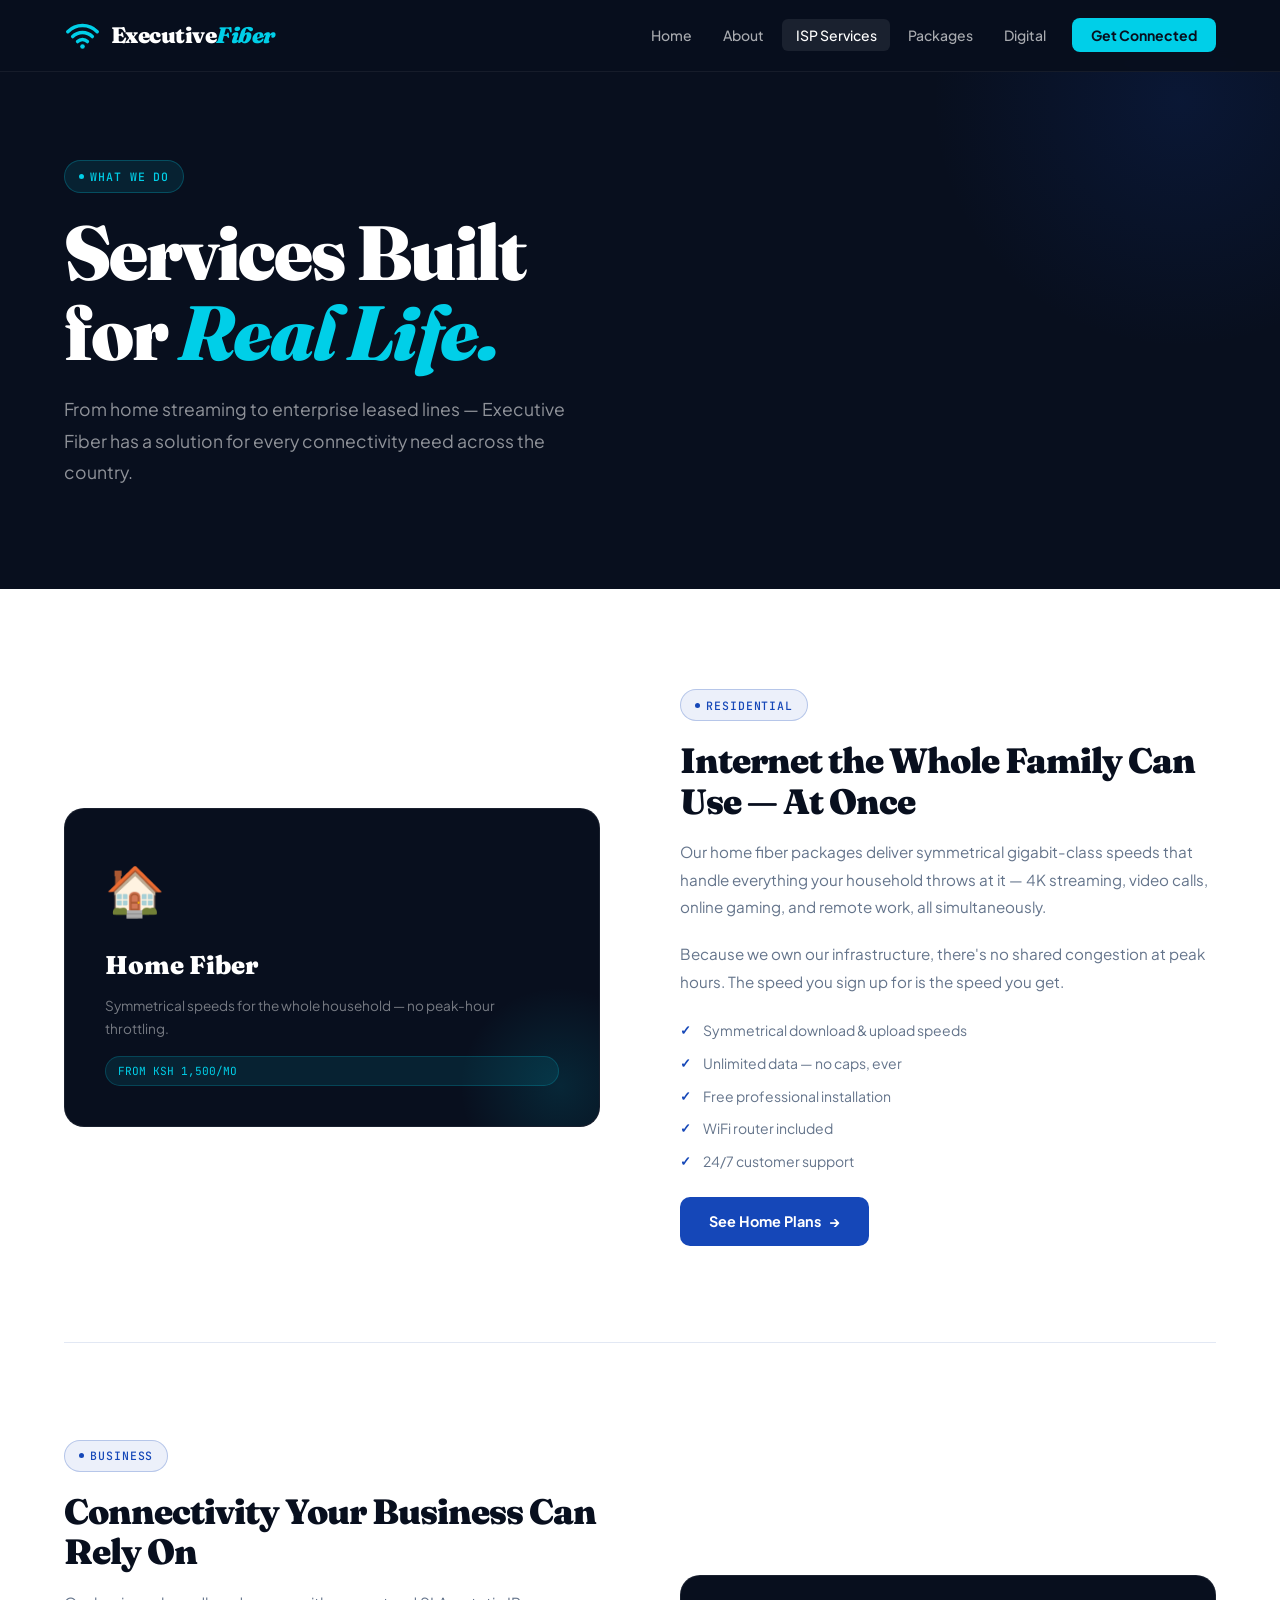
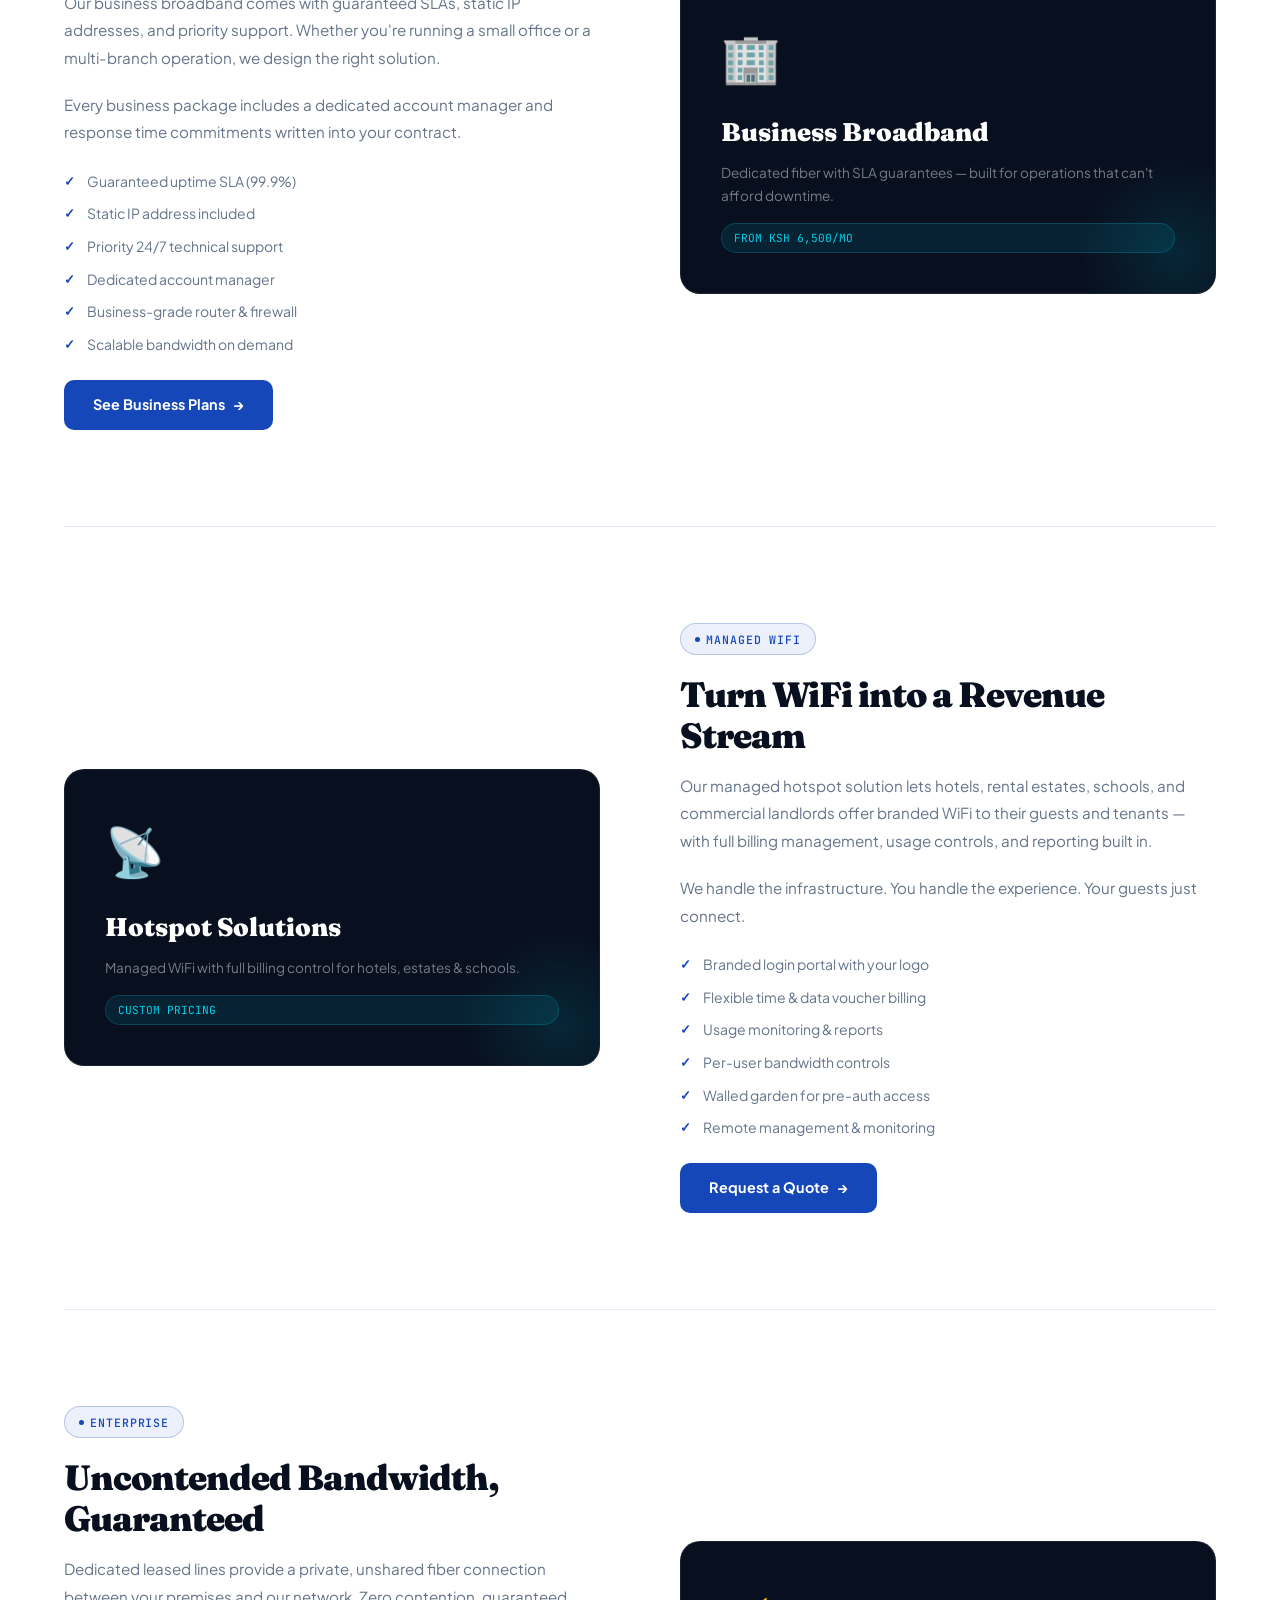
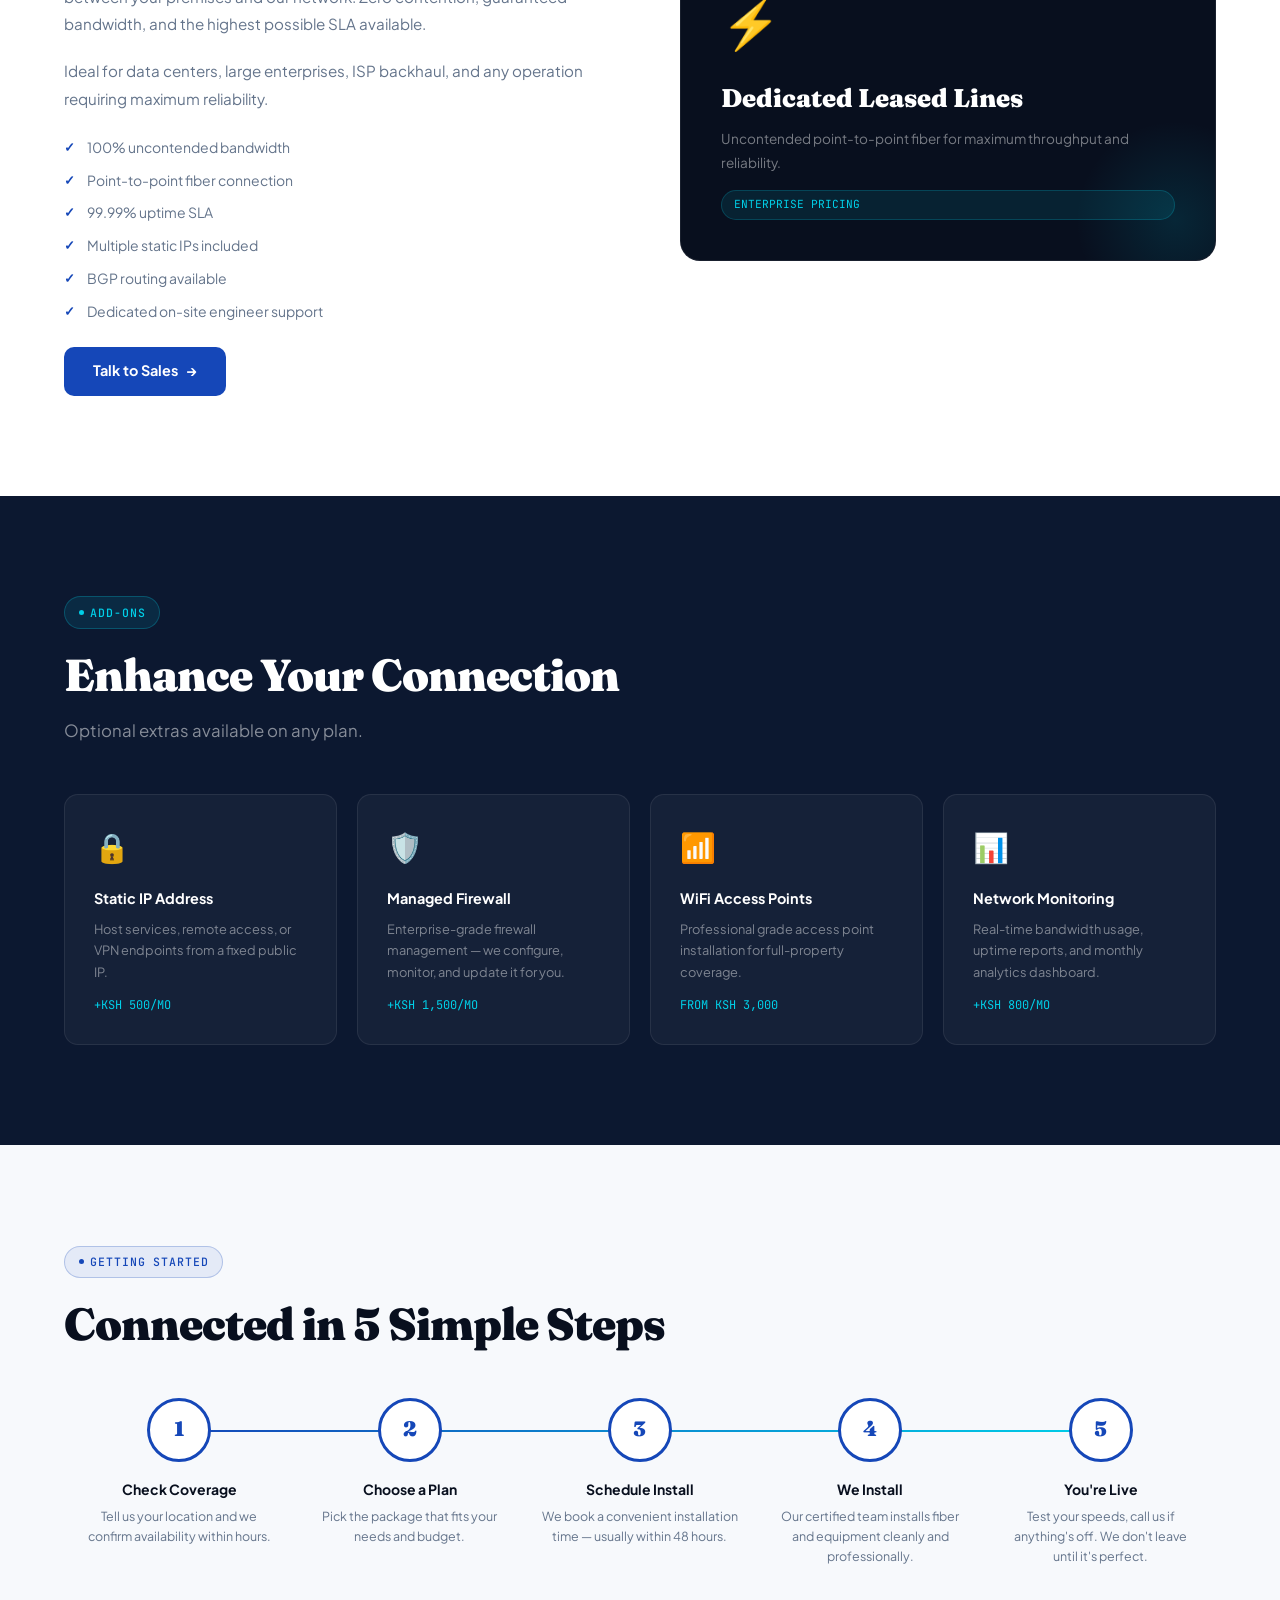
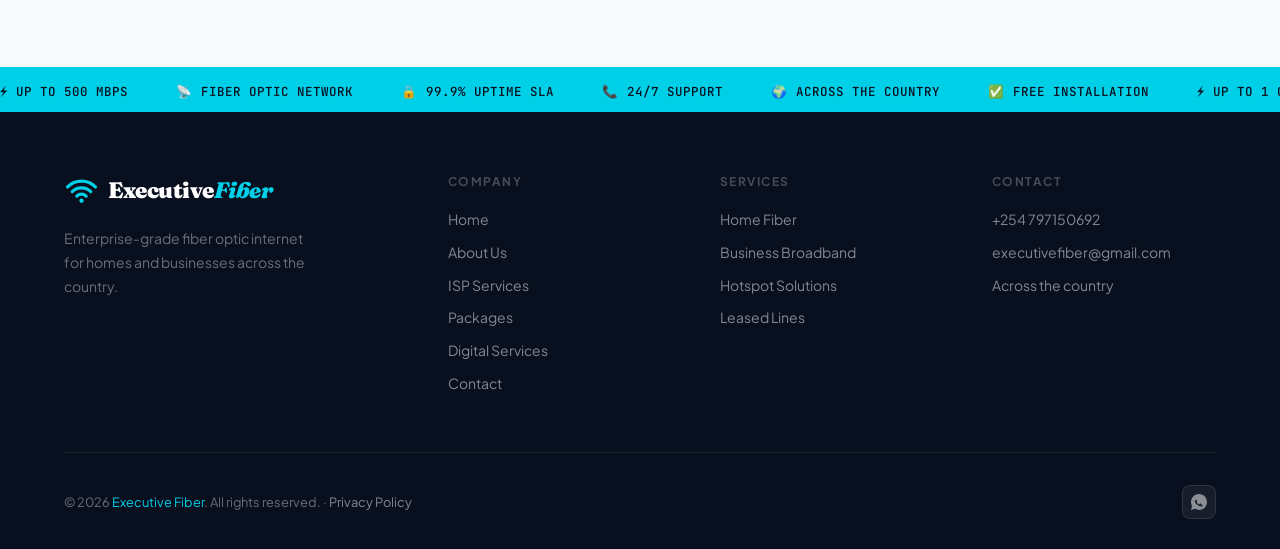
<file: services.html>
<!DOCTYPE html>
<html lang="en">
<head>
<meta charset="UTF-8">
<meta name="viewport" content="width=device-width, initial-scale=1.0">
<title>Services — Executive Fiber</title>
<link rel="icon" href="/favicon.ico" sizes="any">
<link rel="icon" type="image/png" sizes="32x32" href="/favicon-32x32.png">
<link rel="icon" type="image/png" sizes="16x16" href="/favicon-16x16.png">
<link rel="apple-touch-icon" href="/apple-touch-icon.png">
<meta name="theme-color" content="#080F1E">
<meta name="description" content="Home fiber, business broadband, managed hotspot WiFi and dedicated leased lines from Executive Fiber.">
<meta property="og:type" content="website">
<meta property="og:site_name" content="Executive Fiber">
<meta property="og:title" content="Services — Executive Fiber">
<meta property="og:description" content="Home fiber, business broadband, managed hotspot WiFi and dedicated leased lines from Executive Fiber.">
<link rel="preconnect" href="https://fonts.googleapis.com">
<link rel="preconnect" href="https://fonts.gstatic.com" crossorigin>
<link rel="stylesheet" href="https://fonts.googleapis.com/css2?family=Fraunces:ital,wght@0,700;0,900;1,700;1,900&amp;family=Plus+Jakarta+Sans:wght@300;400;500;600;700;800&amp;family=JetBrains+Mono:wght@400;500&amp;display=swap">
<link rel="stylesheet" href="ef-shared.css">
<script src="ef-shared.js" defer></script>
<style>
.page-hero {
  background: var(--navy); padding: 160px 5% 100px;
  position: relative; overflow: hidden;
}
.page-hero::before {
  content:''; position:absolute; top:-150px; right:-150px;
  width:500px; height:500px;
  background:radial-gradient(circle,rgba(21,71,184,0.15),transparent 70%);
  border-radius:50%;
}
.page-hero-inner { position:relative; z-index:1; max-width:700px; }
.page-hero h1 { font-family:var(--font-display); font-size:clamp(2.8rem,6vw,5rem); font-weight:900; color:var(--white); 
line-height:1.05; letter-spacing:-2px; margin-bottom:1.25rem; }
.page-hero h1 em { font-style:italic; color:var(--cyan); }
.page-hero p { font-size:1.1rem; color:rgba(255,255,255,0.55); max-width:520px; line-height:1.8; }

/* SERVICES MAIN */
.services-main { background:var(--white); padding:100px 5%; }
.svc-block { display:grid; grid-template-columns:1fr 1fr; gap:5rem; align-items:center; margin-bottom:6rem; 
padding-bottom:6rem; border-bottom:1px solid var(--border); }
.svc-block:last-child { border-bottom:none; margin-bottom:0; padding-bottom:0; }
.svc-block.reverse { direction:rtl; }
.svc-block.reverse > * { direction:ltr; }
.svc-visual {
  background:var(--navy); border-radius:20px; padding:2.5rem;
  border:1px solid rgba(255,255,255,0.07); min-height:260px;
  display:flex; flex-direction:column; justify-content:space-between;
  position:relative; overflow:hidden;
}
.svc-visual::before {
  content:''; position:absolute; bottom:-60px; right:-60px;
  width:200px; height:200px;
  background:radial-gradient(circle, rgba(0,207,232,0.12), transparent 70%);
  border-radius:50%;
}
.svc-icon-big { font-size:3rem; margin-bottom:1rem; display:block; }
.svc-visual h3 { font-family:var(--font-display); font-size:1.6rem; font-weight:900; color:var(--white); margin-bottom:0.5rem; }
.svc-visual p { font-size:0.85rem; color:rgba(255,255,255,0.45); line-height:1.7; }
.svc-tag { display:inline-block; font-family:var(--font-mono); font-size:0.7rem; background:rgba(0,207,232,0.1); 
border:1px solid rgba(0,207,232,0.2); color:var(--cyan); padding:0.3rem 0.75rem; border-radius:20px; margin-top:1rem; }
.svc-text h2 { font-size:clamp(1.6rem,3vw,2.2rem); margin-bottom:1rem; }
.svc-text p { color:var(--gray); font-size:0.95rem; line-height:1.8; margin-bottom:1.25rem; }
.svc-features { list-style:none; display:flex; flex-direction:column; gap:0.6rem; margin:1.5rem 0; }
.svc-features li { display:flex; align-items:flex-start; gap:0.75rem; font-size:0.875rem; color:var(--gray); }
.svc-features li::before { content:'✓'; color:var(--blue); font-weight:800; flex-shrink:0; margin-top:1px; font-size:0.8rem; }

/* ADD-ONS */
.addons { background:var(--navy2); padding:100px 5%; }
.addons h2 { color:var(--white); }
.addons .lead { color:rgba(255,255,255,0.5); }
.addons-grid { display:grid; grid-template-columns:repeat(4,1fr); gap:1.25rem; }
.addon-card {
  background:rgba(255,255,255,0.04); border:1px solid rgba(255,255,255,0.08);
  border-radius:14px; padding:1.8rem; transition:all 0.25s;
}
.addon-card:hover { background:rgba(255,255,255,0.07); transform:translateY(-4px); border-color:rgba(0,207,232,0.2); }
.addon-icon { font-size:1.8rem; margin-bottom:1rem; display:block; }
.addon-card h4 { font-family:var(--font-body); font-size:0.9rem; font-weight:700; color:var(--white); margin-bottom:0.5rem; }
.addon-card p { font-size:0.8rem; color:rgba(255,255,255,0.45); line-height:1.7; }
.addon-price { font-family:var(--font-mono); font-size:0.75rem; color:var(--cyan); margin-top:0.75rem; display:block; }

/* PROCESS */
.process { background:var(--offwhite); padding:100px 5%; }
.process-steps { display:grid; grid-template-columns:repeat(5,1fr); gap:0; margin-top:3rem; position:relative; }
.process-steps::before { content:''; position:absolute; top:32px; left:10%; right:10%; height:2px; background:
linear-gradient(90deg,var(--blue),var(--cyan)); z-index:0; }
.step { text-align:center; padding:0 1rem; position:relative; z-index:1; }
.step-num { width:64px; height:64px; border-radius:50%; background:var(--white); border:3px solid var(--blue); display:flex; 
align-items:center; justify-content:center; 
font-family:var(--font-display); font-size:1.3rem; font-weight:900; color:var(--blue); margin:0 auto 1rem; }
.step h4 { font-family:var(--font-body); font-size:0.875rem; font-weight:700; color:var(--navy); margin-bottom:0.4rem; }
.step p { font-size:0.78rem; color:var(--gray); line-height:1.6; }

@media(max-width:900px){
  .svc-block{grid-template-columns:1fr;gap:2.5rem}
  .svc-block.reverse{direction:ltr}
  .addons-grid{grid-template-columns:1fr 1fr}
  .process-steps{grid-template-columns:1fr 1fr;gap:2rem}
  .process-steps::before{display:none}
}
@media(max-width:600px){
  .addons-grid{grid-template-columns:1fr}
  .process-steps{grid-template-columns:1fr}
}


</style>
</head>
<body>

<nav>
  <a href="index.html" class="logo"><img src="images/logo-mark.svg" alt="" class="logo-img" width="38" height="28"><span class="logo-text">Executive<em>Fiber</em></span></a>
  <ul>
    <li><a href="index.html">Home</a></li>
    <li><a href="about.html">About</a></li>
    <li><a href="services.html" class="active">ISP Services</a></li>
    <li><a href="packages.html">Packages</a></li>
    <li><a href="digital.html">Digital</a></li>
    <li><a href="contact.html" class="nav-cta">Get Connected</a></li>
  </ul>
  <button type="button" class="hamburger" id="hamburger" onclick="toggleNav()" aria-label="Menu" aria-expanded="false" aria-controls="mobile-nav">
    <span></span>
    <span></span>
    <span></span>
  </button>
</nav>
<div class="mobile-nav" id="mobile-nav">
  <a href="index.html">Home</a>
  <a href="about.html">About</a>
  <a href="services.html" class="active">ISP Services</a>
  <a href="packages.html">Packages</a>
  <a href="digital.html">Digital</a>
  <a href="contact.html" class="mob-cta">Get Connected</a>
</div>

<div class="page-hero">
  <div class="page-hero-inner">
    <div class="tag">What We Do</div>
    <h1>Services Built<br>for <em>Real Life.</em></h1>
    <p>From home streaming to enterprise leased lines — Executive Fiber has a solution for every connectivity need across the country.</p>
  </div>
</div>

<section class="services-main">

  <!-- HOME FIBER -->
  <div class="svc-block" id="home-fiber">
    <div class="svc-visual">
      <div>
        <span class="svc-icon-big">🏠</span>
        <h3>Home Fiber</h3>
        <p>Symmetrical speeds for the whole household — no peak-hour throttling.</p>
      </div>
      <span class="svc-tag">FROM KSH 1,500/MO</span>
    </div>
    <div class="svc-text">
      <div class="tag">Residential</div>
      <h2>Internet the Whole Family Can Use — At Once</h2>
      <p>Our home fiber packages deliver symmetrical gigabit-class speeds that handle everything your household throws at it — 4K streaming, video calls, 
        online gaming, and remote work, all simultaneously.</p>
      <p>Because we own our infrastructure, there's no shared congestion at peak hours. The speed you sign up for is the speed you get.</p>
      <ul class="svc-features">
        <li>Symmetrical download & upload speeds</li>
        <li>Unlimited data — no caps, ever</li>
        <li>Free professional installation</li>
        <li>WiFi router included</li>
        <li>24/7 customer support</li>
      </ul>
      <a href="packages.html" class="btn btn-blue btn-arrow">See Home Plans</a>
    </div>
  </div>

  <!-- BUSINESS -->
  <div class="svc-block reverse" id="business-broadband">
    <div class="svc-visual">
      <div>
        <span class="svc-icon-big">🏢</span>
        <h3>Business Broadband</h3>
        <p>Dedicated fiber with SLA guarantees — built for operations that can't afford downtime.</p>
      </div>
      <span class="svc-tag">FROM KSH 6,500/MO</span>
    </div>
    <div class="svc-text">
      <div class="tag">Business</div>
      <h2>Connectivity Your Business Can Rely On</h2>
      <p>Our business broadband comes with guaranteed SLAs, static IP addresses, and priority support. Whether you're running a small office or a multi-branch operation, 
        we design the right solution.</p>
      <p>Every business package includes a dedicated account manager and response time commitments written into your contract.</p>
      <ul class="svc-features">
        <li>Guaranteed uptime SLA (99.9%)</li>
        <li>Static IP address included</li>
        <li>Priority 24/7 technical support</li>
        <li>Dedicated account manager</li>
        <li>Business-grade router & firewall</li>
        <li>Scalable bandwidth on demand</li>
      </ul>
      <a href="packages.html" class="btn btn-blue btn-arrow">See Business Plans</a>
    </div>
  </div>

  <!-- HOTSPOT -->
  <div class="svc-block" id="hotspot">
    <div class="svc-visual">
      <div>
        <span class="svc-icon-big">📡</span>
        <h3>Hotspot Solutions</h3>
        <p>Managed WiFi with full billing control for hotels, estates & schools.</p>
      </div>
      <span class="svc-tag">CUSTOM PRICING</span>
    </div>
    <div class="svc-text">
      <div class="tag">Managed WiFi</div>
      <h2>Turn WiFi into a Revenue Stream</h2>
      <p>Our managed hotspot solution lets hotels, rental estates, schools, and commercial landlords offer 
        branded WiFi to their guests and tenants — with full billing management, usage controls, and reporting built in.</p>
      <p>We handle the infrastructure. You handle the experience. Your guests just connect.</p>
      <ul class="svc-features">
        <li>Branded login portal with your logo</li>
        <li>Flexible time & data voucher billing</li>
        <li>Usage monitoring & reports</li>
        <li>Per-user bandwidth controls</li>
        <li>Walled garden for pre-auth access</li>
        <li>Remote management & monitoring</li>
      </ul>
      <a href="contact.html?plan=hotspot" class="btn btn-blue btn-arrow">Request a Quote</a>
    </div>
  </div>

  <!-- LEASED LINES -->
  <div class="svc-block reverse" id="leased-lines">
    <div class="svc-visual">
      <div>
        <span class="svc-icon-big">⚡</span>
        <h3>Dedicated Leased Lines</h3>
        <p>Uncontended point-to-point fiber for maximum throughput and reliability.</p>
      </div>
      <span class="svc-tag">ENTERPRISE PRICING</span>
    </div>
    <div class="svc-text">
      <div class="tag">Enterprise</div>
      <h2>Uncontended Bandwidth, Guaranteed</h2>
      <p>Dedicated leased lines provide a private, unshared fiber connection between your premises and our network. Zero contention, 
        guaranteed bandwidth, and the highest possible SLA available.</p>
      <p>Ideal for data centers, large enterprises, ISP backhaul, and any operation requiring maximum reliability.</p>
      <ul class="svc-features">
        <li>100% uncontended bandwidth</li>
        <li>Point-to-point fiber connection</li>
        <li>99.99% uptime SLA</li>
        <li>Multiple static IPs included</li>
        <li>BGP routing available</li>
        <li>Dedicated on-site engineer support</li>
      </ul>
      <a href="contact.html?plan=leased" class="btn btn-blue btn-arrow">Talk to Sales</a>
    </div>
  </div>

</section>

<!-- ADD-ONS -->
<section class="addons">
  <div class="tag">Add-Ons</div>
  <h2>Enhance Your Connection</h2>
  <p class="lead">Optional extras available on any plan.</p>
  <div class="addons-grid">
    <div class="addon-card">
      <span class="addon-icon">🔒</span>
      <h4>Static IP Address</h4>
      <p>Host services, remote access, or VPN endpoints from a fixed public IP.</p>
      <span class="addon-price">+KSH 500/MO</span>
    </div>
    <div class="addon-card">
      <span class="addon-icon">🛡️</span>
      <h4>Managed Firewall</h4>
      <p>Enterprise-grade firewall management — we configure, monitor, and update it for you.</p>
      <span class="addon-price">+KSH 1,500/MO</span>
    </div>
    <div class="addon-card">
      <span class="addon-icon">📶</span>
      <h4>WiFi Access Points</h4>
      <p>Professional grade access point installation for full-property coverage.</p>
      <span class="addon-price">FROM KSH 3,000</span>
    </div>
    <div class="addon-card">
      <span class="addon-icon">📊</span>
      <h4>Network Monitoring</h4>
      <p>Real-time bandwidth usage, uptime reports, and monthly analytics dashboard.</p>
      <span class="addon-price">+KSH 800/MO</span>
    </div>
  </div>
</section>

<!-- PROCESS -->
<section class="process">
  <div class="tag">Getting Started</div>
  <h2>Connected in 5 Simple Steps</h2>
  <div class="process-steps">
    <div class="step"><div class="step-num">1</div><h4>Check Coverage</h4><p>Tell us your location and we confirm availability within hours.</p></div>
    <div class="step"><div class="step-num">2</div><h4>Choose a Plan</h4><p>Pick the package that fits your needs and budget.</p></div>
    <div class="step"><div class="step-num">3</div><h4>Schedule Install</h4><p>We book a convenient installation time — usually within 48 hours.</p></div>
    <div class="step"><div class="step-num">4</div><h4>We Install</h4><p>Our certified team installs fiber and equipment cleanly and professionally.</p></div>
    <div class="step"><div class="step-num">5</div><h4>You're Live</h4><p>Test your speeds, call us if anything's off. We don't leave until it's perfect.</p></div>
  </div>
</section>

<div class="speed-ticker">
  <div class="ticker-inner">
    <span class="ticker-item">⚡ UP TO 500 MBPS</span>
    <span class="ticker-item">📡 FIBER OPTIC NETWORK</span>
    <span class="ticker-item">🔒 99.9% UPTIME SLA</span>
    <span class="ticker-item">📞 24/7 SUPPORT</span>
    <span class="ticker-item">🌍 ACROSS THE COUNTRY</span>
    <span class="ticker-item">✅ FREE INSTALLATION</span>
    <span class="ticker-item">⚡ UP TO 1 GBPS</span>
    <span class="ticker-item">📡 FIBER OPTIC NETWORK</span>
    <span class="ticker-item">🔒 99.9% UPTIME SLA</span>
    <span class="ticker-item">📞 24/7 SUPPORT</span>
    <span class="ticker-item">🌍 ACROSS THE COUNTRY</span>
    <span class="ticker-item">✅ FREE INSTALLATION</span>
  </div>
</div>
<footer>
  <div class="footer-top">
    <div class="footer-brand"><a href="index.html" class="logo"><img src="images/logo-mark.svg" alt="" class="logo-img" width="38" height="28"><span class="logo-text">Executive<em>Fiber</em></span></a>
      <p>Enterprise-grade fiber optic internet for homes and businesses across the country.</p></div>
    <div class="footer-col"><h4>Company</h4>
      <a href="index.html">Home</a>
      <a href="about.html">About Us</a>
      <a href="services.html">ISP Services</a>
      <a href="packages.html">Packages</a>
      <a href="digital.html">Digital Services</a>
      <a href="contact.html">Contact</a>
    </div>
    <div class="footer-col"><h4>Services</h4>
      <a href="services.html#home-fiber">Home Fiber</a>
      <a href="services.html#business-broadband">Business Broadband</a>
      <a href="services.html#hotspot">Hotspot Solutions</a>
      <a href="services.html#leased-lines">Leased Lines</a>
    </div>
    <div class="footer-col"><h4>Contact</h4>
      <a href="tel:+254797150692">+254 797150692</a>
      <a href="mailto:executivefiber@gmail.com">executivefiber@gmail.com</a>
      <a href="contact.html">Across the country</a>
    </div>
  </div>
  <div class="footer-bottom"><p>© 2026 <span>Executive Fiber</span>. All rights reserved. · <a href="privacy.html">Privacy Policy</a></p>


     <div class="footer-socials">

  <!-- WhatsApp -->
<a href="https://wa.me/254797150692" title="WhatsApp" aria-label="WhatsApp" target="_blank" rel="noopener">
  <svg width="16" height="16" viewBox="0 0 32 32" fill="currentColor">
    <path d="M16 0C7.163 0 0 7.163 0 16c0 2.833.742 5.49 2.043 7.796L.057 31.943l8.418-2.203A15.933 15.933 0 0 0 16 32c8.837 0 16-7.163 16-16S24.837 0 16 0zm8.006 22.906c-.334.940-1.956 1.846-2.686 1.962-.73.116-1.64.165-2.647-.166-1.007-.33-2.295-.77-3.953-1.507-3.29-1.462-5.44-4.77-5.604-4.992-.163-.222-1.33-1.77-1.33-3.376s.842-2.396 1.14-2.722c.298-.327.65-.409.866-.409.217 0 .434.002.624.01.2.01.468-.076.733.559.275.658.933 2.276.933 2.442 0 .166-.083.373-.249.597-.166.222-.249.36-.415.555-.166.194-.35.41-.149.804.2.394.892 1.47 1.915 2.381 1.315 1.173 2.424 1.536 2.773 1.709.35.174.554.145.757-.083.2-.228.865-.997 1.096-1.34.23-.342.46-.285.773-.171.313.114 1.99.938 2.33 1.109.34.17.568.256.651.398.083.143.083.826-.25 1.767z"/>
  </svg>
</a>
    </div>
  </div>
</footer>

</body>
</html>
</file>
<file: ef-shared.css>
/* ===== EXECUTIVE FIBER — SHARED STYLES ===== */
/* Fonts are loaded with <link> tags in each page <head> (Fraunces, Plus Jakarta Sans, JetBrains Mono). */

*, *::before, *::after { box-sizing: border-box; margin: 0; padding: 0; }

:root {
  --navy:    #080F1E;
  --navy2:   #0C1830;
  --blue:    #1547B8;
  --sky:     #2E86DE;
  --cyan:    #00CFE8;
  --ice:     #EBF3FF;
  --white:   #FFFFFF;
  --offwhite:#F7F9FC;
  --gray:    #64748B;
  --lgray:   #66758B;
  --border:  #E2E8F4;
  --gold:    #F5A623;

  --font-display: 'Fraunces', Georgia, serif;
  --font-body:    'Plus Jakarta Sans', sans-serif;
  --font-mono:    'JetBrains Mono', monospace;
}

html { scroll-behavior: smooth; }
body { font-family: var(--font-body); color: var(--navy); background: var(--white); line-height: 1.65; -webkit-font-smoothing: antialiased; }

/* NAV */
nav {
  position: fixed; top: 0; left: 0; right: 0; z-index: 200;
  display: flex; align-items: center; justify-content: space-between;
  padding: 0 5%; height: 72px;
  background: rgba(8,15,30,0.96);
  backdrop-filter: blur(16px);
  border-bottom: 1px solid rgba(255,255,255,0.06);
  transition: all 0.3s;
}
.logo {
  font-family: var(--font-display);
  font-size: 1.4rem; font-weight: 900;
  color: var(--white); letter-spacing: -0.5px;
  text-decoration: none;
  display: inline-flex; align-items: center; gap: 0.6rem;
}
.logo-img { height: 28px; width: auto; display: block; flex-shrink: 0; }
footer .logo-img { height: 26px; }
@media (max-width: 400px) { .logo { font-size: 1.2rem; } .logo-img { height: 24px; } }
.logo em { font-style: italic; color: var(--cyan); }
nav ul { display: flex; gap: 0.25rem; list-style: none; align-items: center; }
nav ul a {
  color: rgba(255,255,255,0.65);
  text-decoration: none; font-size: 0.875rem; font-weight: 500;
  padding: 0.45rem 0.85rem; border-radius: 6px;
  transition: all 0.2s;
}
nav ul a:hover, nav ul a.active { color: var(--white); background: rgba(255,255,255,0.08); }
.nav-cta {
  background: var(--cyan) !important; color: var(--navy) !important;
  font-weight: 700 !important; padding: 0.5rem 1.2rem !important;
  border-radius: 8px !important; margin-left: 0.5rem;
}
.nav-cta:hover { background: #00e5ff !important; transform: translateY(-1px); box-shadow: 0 4px 20px rgba(0,207,232,0.35) !important; }

/* FOOTER */
footer {
  background: var(--navy);
  color: rgba(255,255,255,0.4);
  padding: 60px 5% 30px;
}
.footer-top {
  display: grid; grid-template-columns: 1.5fr 1fr 1fr 1fr;
  gap: 3rem; padding-bottom: 3rem;
  border-bottom: 1px solid rgba(255,255,255,0.07);
  margin-bottom: 2rem;
}
.footer-brand p { font-size: 0.875rem; color: rgba(255,255,255,0.4); margin-top: 1rem; max-width: 260px; line-height: 1.7; }
.footer-col h4 { font-size: 0.75rem; font-weight: 700; letter-spacing: 0.12em; text-transform: uppercase; color: rgba(255,255,255,0.25); margin-bottom: 1rem; }
.footer-col a { display: block; color: rgba(255,255,255,0.5); text-decoration: none; font-size: 0.875rem; margin-bottom: 0.6rem; transition: color 0.2s; }
.footer-col a:hover { color: var(--cyan); }
.footer-bottom { display: flex; justify-content: space-between; align-items: center; flex-wrap: wrap; gap: 1rem; font-size: 0.8rem; }
.footer-bottom span { color: var(--cyan); }
.footer-socials { display: flex; gap: 0.75rem; }
.footer-socials a {
  width: 34px; height: 34px; border-radius: 8px;
  background: rgba(255,255,255,0.06); border: 1px solid rgba(255,255,255,0.1);
  display: flex; align-items: center; justify-content: center;
  color: rgba(255,255,255,0.5); font-size: 0.85rem; text-decoration: none;
  transition: all 0.2s;
}
.footer-socials a:hover { background: var(--cyan); color: var(--navy); border-color: var(--cyan); }

/* SHARED COMPONENTS */
.tag {
  display: inline-flex; align-items: center; gap: 0.4rem;
  font-family: var(--font-mono); font-size: 0.72rem; font-weight: 500;
  letter-spacing: 0.08em; text-transform: uppercase;
  color: var(--cyan); background: rgba(0,207,232,0.1);
  border: 1px solid rgba(0,207,232,0.25);
  padding: 0.35rem 0.85rem; border-radius: 20px;
  margin-bottom: 1.25rem; width: fit-content;
}
.tag::before { content: ''; width: 5px; height: 5px; background: var(--cyan); border-radius: 50%; animation: blink 2s infinite; }
@keyframes blink { 0%,100%{opacity:1} 50%{opacity:0.3} }

h1,h2,h3 { font-family: var(--font-display); }
h2 { font-size: clamp(1.9rem, 3.5vw, 2.8rem); font-weight: 900; line-height: 1.15; letter-spacing: -1px; margin-bottom: 1rem; }
h3 { font-size: 1.15rem; font-weight: 700; margin-bottom: 0.5rem; }
.lead { font-size: 1.05rem; color: var(--gray); max-width: 560px; margin-bottom: 3rem; line-height: 1.75; }

.btn { display: inline-flex; align-items: center; gap: 0.5rem; font-family: var(--font-body); font-weight: 700; font-size: 0.9rem; 
  padding: 0.8rem 1.8rem; border-radius: 10px; text-decoration: none; transition: all 0.22s; cursor: pointer; border: none; }
.btn-cyan { background: var(--cyan); color: var(--navy); }
.btn-cyan:hover { background: #00e5ff; transform: translateY(-2px); box-shadow: 0 8px 28px rgba(0,207,232,0.35); }
.btn-ghost { background: transparent; color: var(--white); border: 2px solid rgba(255,255,255,0.25); }
.btn-ghost:hover { border-color: var(--white); background: rgba(255,255,255,0.06); }
.btn-blue { background: var(--blue); color: var(--white); }
.btn-blue:hover { background: var(--sky); transform: translateY(-2px); box-shadow: 0 8px 28px rgba(21,71,184,0.35); }
.btn-outline-blue { background: transparent; color: var(--blue); border: 2px solid var(--blue); }
.btn-outline-blue:hover { background: var(--blue); color: var(--white); }
.btn-arrow::after { content: '→'; transition: transform 0.2s; }
.btn-arrow:hover::after { transform: translateX(4px); }

section { padding: 100px 5%; }
.dark-section { background: var(--navy); color: var(--white); }
.dark-section .lead { color: rgba(255,255,255,0.5); }
.dark-section h2 { color: var(--white); }
.mid-section { background: var(--navy2); color: var(--white); }
.mid-section .lead { color: rgba(255,255,255,0.5); }
.mid-section h2 { color: var(--white); }
.light-section { background: var(--offwhite); }

/* SPEED TICKER */
.speed-ticker {
  background: var(--cyan); color: var(--navy);
  padding: 0.6rem 0; overflow: hidden; white-space: nowrap;
}
.ticker-inner {
  display: inline-flex;
  animation: ticker 20s linear infinite;
  will-change: transform;
}
@keyframes ticker { from{transform:translateX(0)} to{transform:translateX(-50%)} }
.ticker-item { font-family: var(--font-mono); font-size: 0.78rem; font-weight: 500; letter-spacing: 0.08em; padding-right: 3rem; }

/* PING ANIMATION */
.ping-dot { display: inline-block; width: 8px; height: 8px; background: #22c55e; border-radius: 50%; position: relative; }
.ping-dot::after { content: ''; position: absolute; inset: -4px; border-radius: 50%; background: #22c55e; opacity: 0.4; animation: ping 1.5s infinite; }
@keyframes ping { 0%{transform:scale(1);opacity:0.4} 100%{transform:scale(2.5);opacity:0} }

@media (max-width: 900px) {
  nav ul { display: none !important; }
  .hamburger { display: flex !important; }
}
@media (min-width: 901px) {
  .mobile-nav { display: none !important; }
}
@media (max-width: 768px) {
  .footer-top { grid-template-columns: 1fr 1fr; }
}
@media (max-width: 500px) {
  .footer-top { grid-template-columns: 1fr; }
}


/* ===== HAMBURGER & MOBILE NAV ===== */
.hamburger {
  display: none;
  flex-direction: column;
  gap: 5px;
  cursor: pointer;
  padding: 8px;
  background: rgba(255,255,255,0.08);
  border: 1px solid rgba(255,255,255,0.15);
  border-radius: 8px;
  z-index: 300;
  flex-shrink: 0;
}
.hamburger span {
  display: block;
  width: 22px;
  height: 2px;
  background: #FFFFFF;
  border-radius: 2px;
  transition: all 0.3s;
}
.hamburger.open span:nth-child(1) { transform: translateY(7px) rotate(45deg); }
.hamburger.open span:nth-child(2) { opacity: 0; }
.hamburger.open span:nth-child(3) { transform: translateY(-7px) rotate(-45deg); }

.mobile-nav {
  display: none;
  position: fixed;
  top: 72px; left: 0; right: 0;
  background: rgba(8,15,30,0.98);
  backdrop-filter: blur(16px);
  border-bottom: 1px solid rgba(255,255,255,0.08);
  padding: 1rem 5% 1.5rem;
  flex-direction: column;
  gap: 0.25rem;
  z-index: 199;
}
.mobile-nav.open { display: flex; }
.mobile-nav a {
  color: rgba(255,255,255,0.75);
  text-decoration: none;
  font-size: 1rem;
  font-weight: 500;
  padding: 0.85rem 1rem;
  border-radius: 8px;
  transition: all 0.2s;
  border-bottom: 1px solid rgba(255,255,255,0.05);
}
.mobile-nav a:last-child { border-bottom: none; }
.mobile-nav a:hover, .mobile-nav a.active { color: #FFFFFF; background: rgba(255,255,255,0.06); }
.mobile-nav .mob-cta {
  background: #00CFE8 !important;
  color: #080F1E !important;
  font-weight: 700 !important;
  text-align: center;
  margin-top: 0.5rem;
  border-bottom: none !important;
  border-radius: 8px;
}
.mobile-nav .mob-cta:hover { background: #00e5ff !important; }


/* ===== REVIEW FIXES ===== */

/* form feedback (used by contact.html) */
.field-error { display: block; margin-top: 0.35rem; font-size: 0.78rem; font-weight: 600; color: #dc2626; }
.form-error { color: #b91c1c; font-size: 0.85rem; font-weight: 600; margin-top: 0.75rem; text-align: center; }
.form-note a { color: var(--blue); }
.submit-btn:disabled { opacity: 0.7; cursor: wait; transform: none; box-shadow: none; }

/* footer privacy link */
.footer-bottom p a { color: rgba(255,255,255,0.5); text-decoration: none; transition: color 0.2s; }
.footer-bottom p a:hover { color: var(--cyan); }

/* readable tag pills on light sections (cyan on white fails contrast) */
.mission .tag, .values .tag, .speed-section .tag, .testi-section .tag,
.services-main .tag, .process .tag, .compare .tag, .contact-main .tag {
  color: var(--blue); background: rgba(21,71,184,0.08); border-color: rgba(21,71,184,0.25);
}
.mission .tag::before, .values .tag::before, .speed-section .tag::before, .testi-section .tag::before,
.services-main .tag::before, .process .tag::before, .compare .tag::before, .contact-main .tag::before {
  background: var(--blue);
}

/* tags sitting above centered headings */
.story .tag, .dig-process .dig-tag, .dig-pricing .dig-tag {
  display: flex; margin-left: auto; margin-right: auto;
}

/* anchors should not hide under the fixed nav */
[id] { scroll-margin-top: 90px; }

/* keyboard focus */
a:focus-visible, button:focus-visible { outline: 2px solid var(--sky); outline-offset: 2px; }

/* lighter vertical rhythm on phones */
@media (max-width: 600px) {
  section:not(.hero):not(.dig-hero) { padding-top: 64px !important; padding-bottom: 64px !important; }
}

/* respect reduced-motion preferences */
@media (prefers-reduced-motion: reduce) {
  html { scroll-behavior: auto; }
  *, *::before, *::after { animation-duration: 0.01ms !important; animation-iteration-count: 1 !important; transition-duration: 0.01ms !important; }
}
</file>
